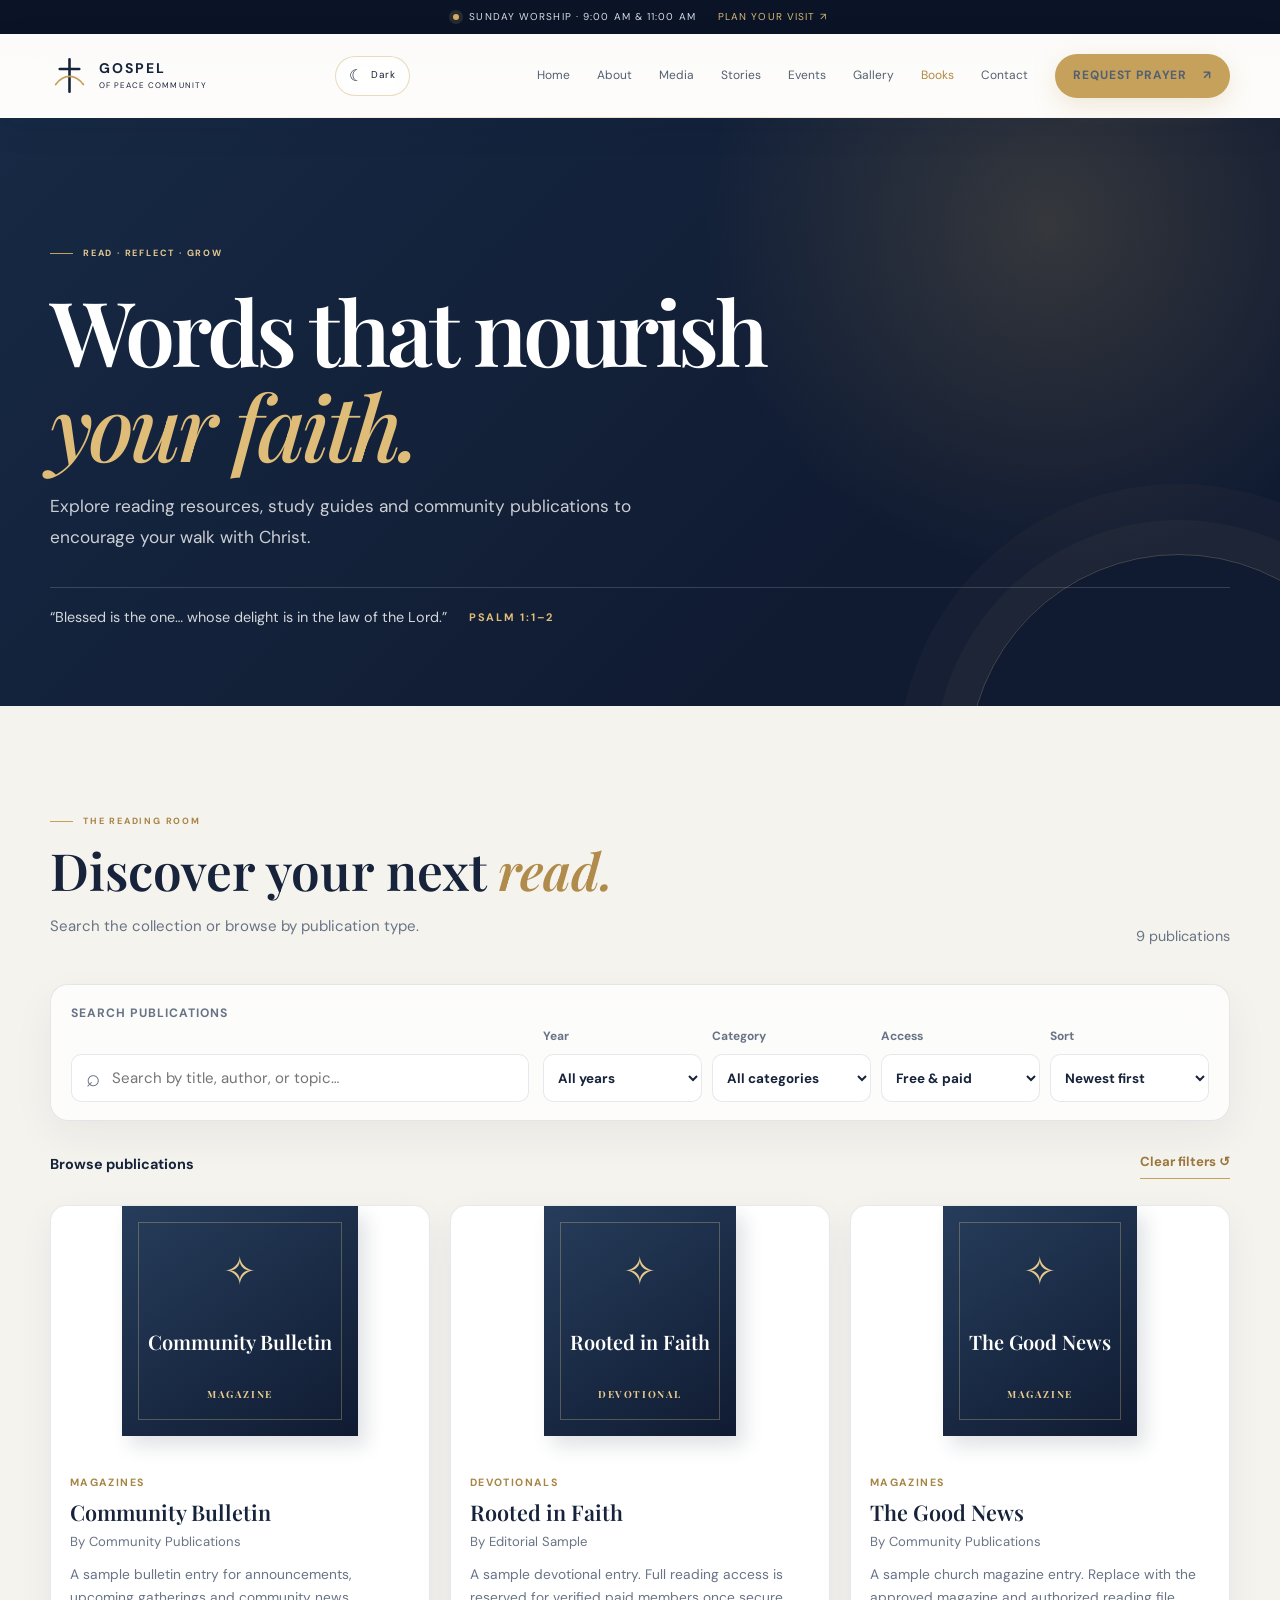
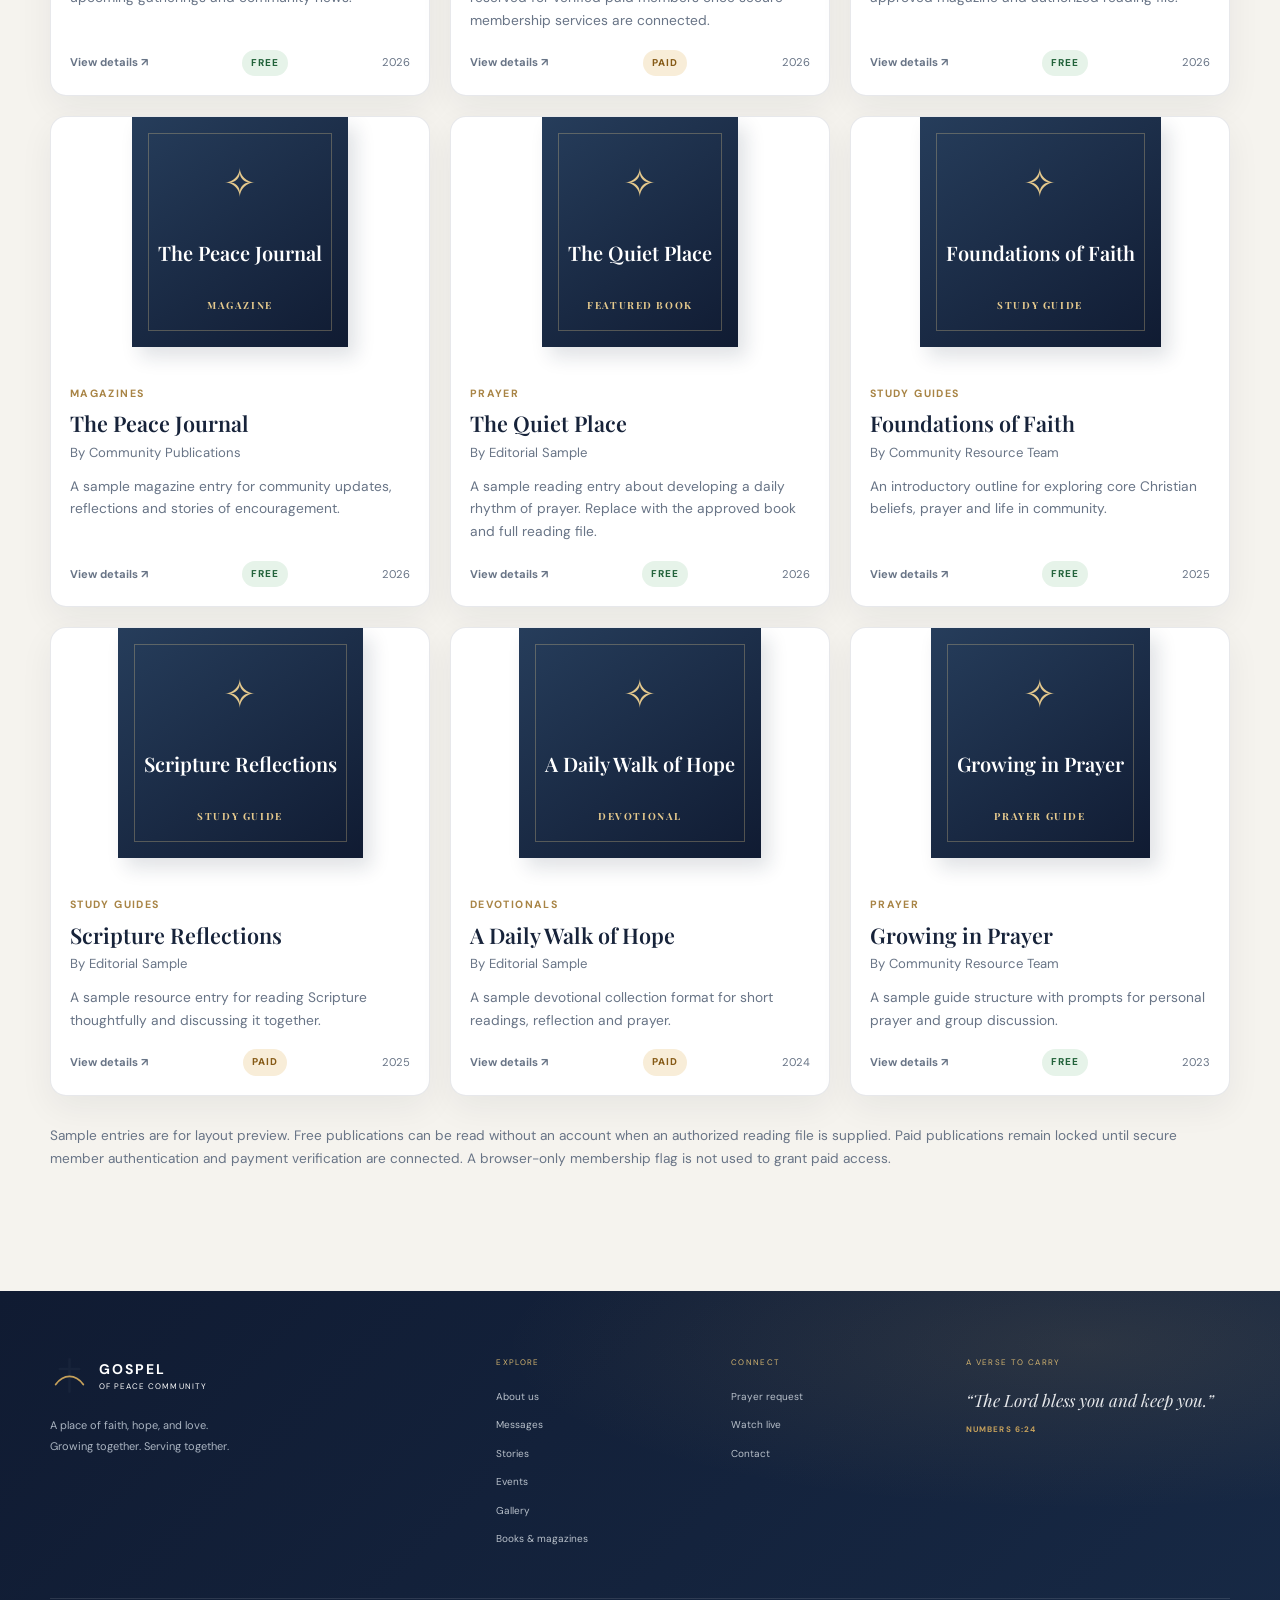
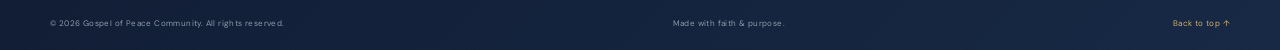
<file: books.html>
<!DOCTYPE html>
<html lang="en" data-theme="light">
<head>
  <meta charset="UTF-8">
  <meta name="viewport" content="width=device-width, initial-scale=1">
  <meta name="theme-color" content="#f5f3ee">
  <meta name="description" content="Explore books, study guides and magazines from Gospel of Peace Community.">
  <title>Books & Magazines | Gospel of Peace Community</title>
  <link rel="preconnect" href="https://fonts.googleapis.com">
  <link rel="preconnect" href="https://fonts.gstatic.com" crossorigin>
  <link href="https://fonts.googleapis.com/css2?family=DM+Sans:wght@400;500;600;700&family=Playfair+Display:wght@500;600;700&display=swap" rel="stylesheet">
  <link rel="stylesheet" href="styles.css">
  <link rel="stylesheet" href="books.css">
</head>
<body class="books-page">
  <a class="skip-link" href="#main-content">Skip to content</a>
  <div class="announcement"><span class="live-dot"></span> Sunday Worship · 9:00 AM & 11:00 AM <a href="index.html#visit">Plan your visit <span aria-hidden="true">↗</span></a></div>
  <header class="site-header" id="top">
    <a class="brand" href="index.html#home" aria-label="Gospel of Peace Community home">
      <span class="brand-mark" aria-hidden="true"><svg viewBox="0 0 48 48"><path d="M24 4v40M12 16h24" stroke="currentColor" stroke-width="3.2" stroke-linecap="round"/><path d="M7 35c5-7 11-10 17-10s12 3 17 10" fill="none" stroke="#c6a15b" stroke-width="2.2" stroke-linecap="round"/></svg></span>
      <span class="brand-copy"><strong>GOSPEL</strong><small>OF PEACE COMMUNITY</small></span>
    </a>
    <div class="header-tools">
      <button class="theme-toggle" id="themeToggle" type="button" aria-label="Switch to dark mode" aria-pressed="false" title="Switch theme"><span class="theme-icon" aria-hidden="true">☾</span><span class="theme-label">Dark</span></button>
      <button class="menu-toggle" id="menuToggle" type="button" aria-label="Open navigation" aria-expanded="false"><span></span><span></span></button>
    </div>
    <nav class="main-nav" id="mainNav" aria-label="Main navigation">
      <a href="index.html#home">Home</a><a href="our-story.html">About</a><a href="media.html">Media</a><a href="testimonies.html">Stories</a><a href="events.html">Events</a><a href="gallery.html">Gallery</a><a class="active" href="books.html" aria-current="page">Books</a><a href="index.html#contact">Contact</a><a class="btn btn-gold nav-cta" href="index.html#prayer">Request Prayer <span>↗</span></a>
    </nav>
  </header>
  <main id="main-content" tabindex="-1">
    <section class="books-hero"><div class="container books-hero-inner">
      <div class="eyebrow light"><span></span> READ · REFLECT · GROW</div>
      <h1>Words that nourish<br><em>your faith.</em></h1>
      <p>Explore reading resources, study guides and community publications to encourage your walk with Christ.</p>
      <div class="books-verse"><span>“Blessed is the one… whose delight is in the law of the Lord.”</span><b>PSALM 1:1–2</b></div>
    </div></section>
    <section class="books-library section-pad" aria-labelledby="booksTitle"><div class="container">
      <div class="books-heading"><div><div class="eyebrow"><span></span> THE READING ROOM</div><h2 id="booksTitle">Discover your next <em>read.</em></h2><p>Search the collection or browse by publication type.</p></div><p class="books-count" id="booksCount" aria-live="polite"></p></div>
      <div class="books-controls" aria-label="Filter publications">
        <label class="books-search-label" for="bookSearch">Search publications</label>
        <div class="books-search"><span aria-hidden="true">⌕</span><input id="bookSearch" type="search" placeholder="Search by title, author, or topic…" autocomplete="off"></div>
        <div class="books-selects">
          <label>Year<select id="bookYear"><option value="all">All years</option></select></label>
          <label>Category<select id="bookCategory"><option value="all">All categories</option></select></label>
          <label>Access<select id="bookAccess"><option value="all">Free & paid</option><option value="free">Free books</option><option value="paid">Paid books</option></select></label>
          <label>Sort<select id="bookSort"><option value="newest">Newest first</option><option value="oldest">Oldest first</option><option value="title">Title A–Z</option></select></label>
        </div>
      </div>
      <div class="books-results"><span id="booksResultsLabel">Browse all publications</span><button type="button" id="clearBooks">Clear filters ↺</button></div>
      <div class="books-grid" id="booksGrid" aria-live="polite"></div>
      <div class="books-empty" id="booksEmpty" hidden><span aria-hidden="true">✧</span><h3>No publications found</h3><p>Try a different search term or category.</p><button class="btn btn-dark" type="button" id="clearEmptyBooks">Clear filters</button></div>
      <p class="books-demo-note">Sample entries are for layout preview. Free publications can be read without an account when an authorized reading file is supplied. Paid publications remain locked until secure member authentication and payment verification are connected. A browser-only membership flag is not used to grant paid access.</p>
    </div></section>
  </main>
  <footer class="site-footer"><div class="container footer-main">
    <div class="footer-brand"><a class="brand brand-light" href="index.html#home"><span class="brand-mark" aria-hidden="true"><svg viewBox="0 0 48 48"><path d="M24 4v40M12 16h24" stroke="currentColor" stroke-width="3.2" stroke-linecap="round"/><path d="M7 35c5-7 11-10 17-10s12 3 17 10" fill="none" stroke="#c6a15b" stroke-width="2.2" stroke-linecap="round"/></svg></span><span class="brand-copy"><strong>GOSPEL</strong><small>OF PEACE COMMUNITY</small></span></a><p>A place of faith, hope, and love.<br>Growing together. Serving together.</p></div>
    <div><small class="footer-heading">EXPLORE</small><a href="index.html#about">About us</a><a href="media.html">Messages</a><a href="testimonies.html">Stories</a><a href="events.html">Events</a><a href="gallery.html">Gallery</a><a href="books.html">Books & magazines</a></div>
    <div><small class="footer-heading">CONNECT</small><a href="index.html#prayer">Prayer request</a><a href="index.html#live">Watch live</a><a href="index.html#contact">Contact</a></div>
    <div><small class="footer-heading">A VERSE TO CARRY</small><p class="footer-verse">“The Lord bless you and keep you.”</p><b class="verse-ref">NUMBERS 6:24</b></div>
  </div><div class="container footer-bottom"><span>© 2026 Gospel of Peace Community. All rights reserved.</span><span>Made with faith & purpose.</span><a href="#top">Back to top ↑</a></div></footer>
  <dialog class="book-dialog" id="bookDialog" aria-labelledby="bookDialogTitle">
    <div class="book-dialog-head"><div><span id="bookDialogCategory"></span><h2 id="bookDialogTitle">Publication details</h2></div><button type="button" class="modal-close" id="closeBookDialog" aria-label="Close publication details">×</button></div>
    <div class="book-dialog-body"><div class="book-dialog-cover" id="bookDialogCover" aria-hidden="true">✧</div><div><p class="book-dialog-author" id="bookDialogAuthor"></p><p id="bookDialogDescription"></p><p class="book-dialog-meta" id="bookDialogMeta"></p><div class="book-dialog-actions"><a class="btn btn-gold" id="bookReadLink" href="#" target="_blank" rel="noopener" hidden>Read PDF ↗</a><a class="btn btn-dark" id="bookDownloadLink" href="#" download hidden>Download PDF ↓</a><div class="book-unavailable" id="bookUnavailable">PDF not yet available <a id="bookMemberLink" href="index.html#member">Member sign in ↗</a></div></div></div></div>
  </dialog>
  <script src="books-data.js"></script><script src="books.js"></script>
  <script src="site-ui.js"></script>
</body>
</html>
</file>
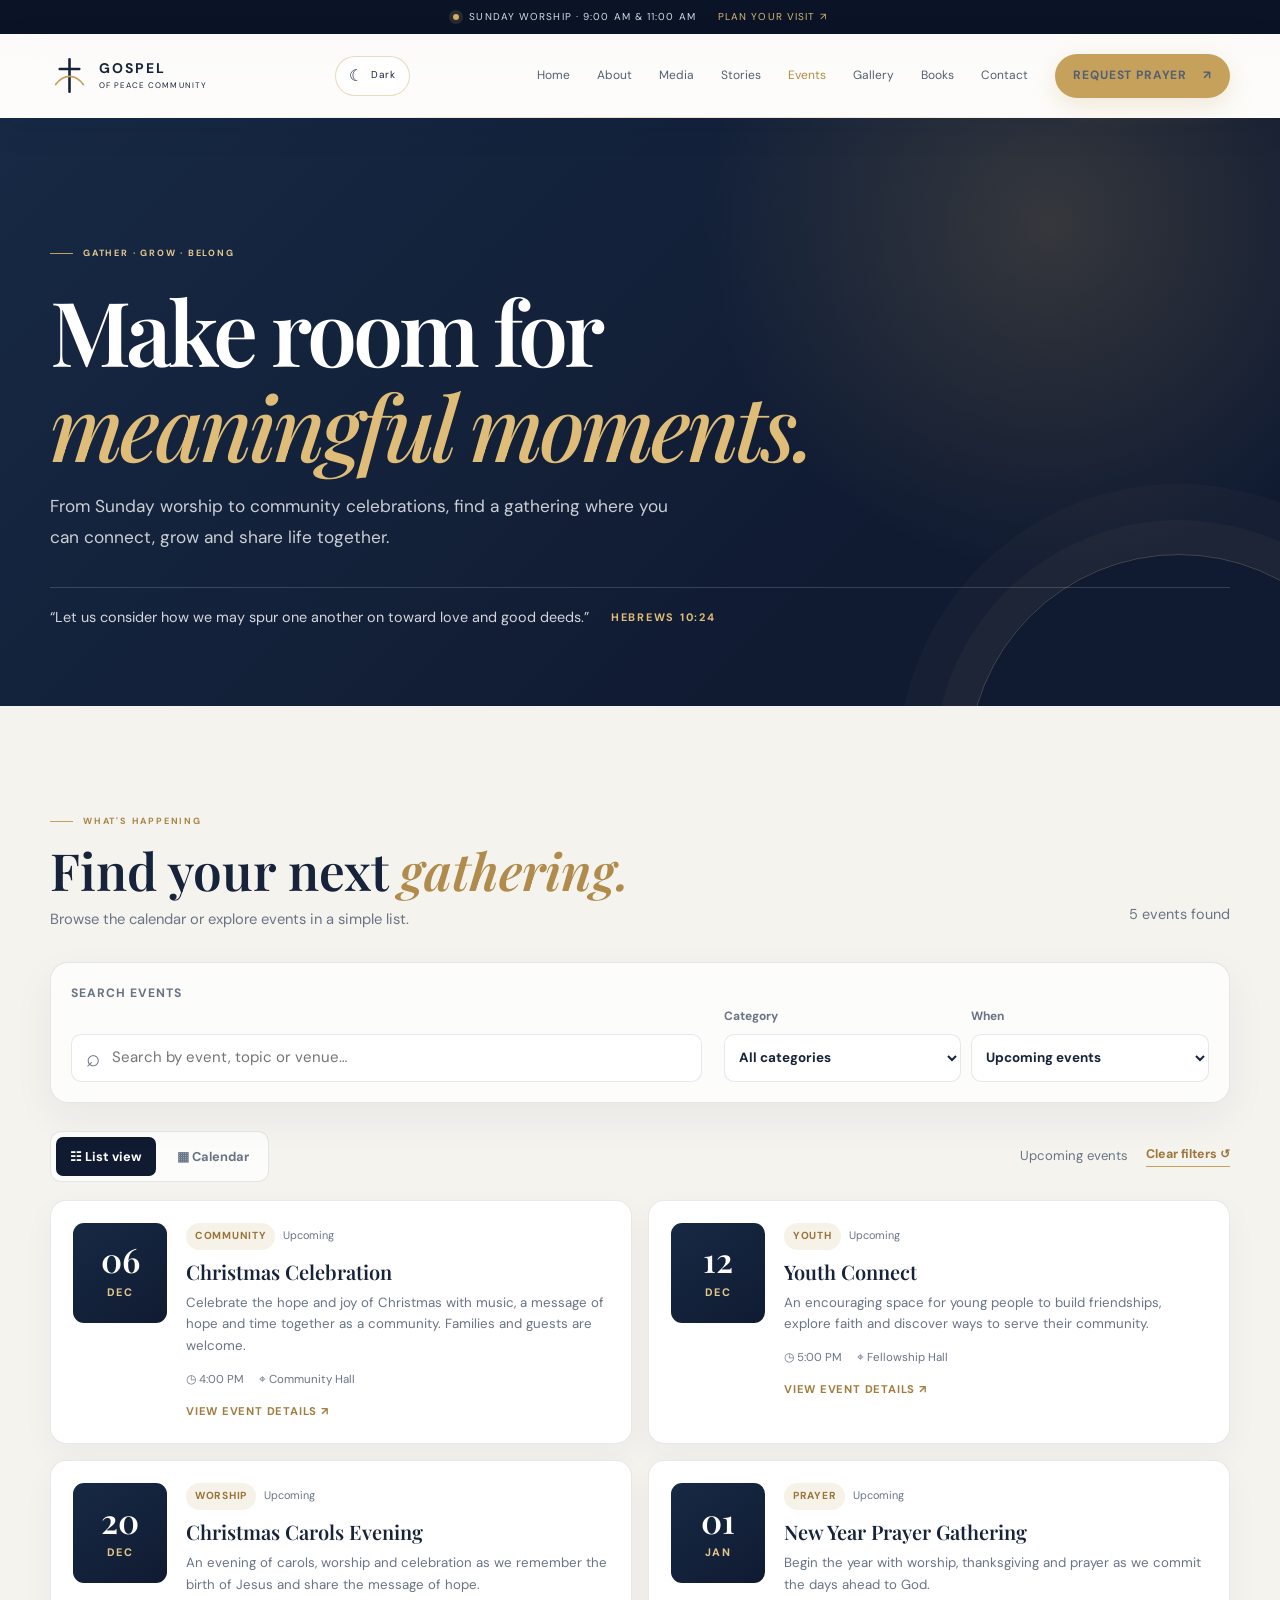
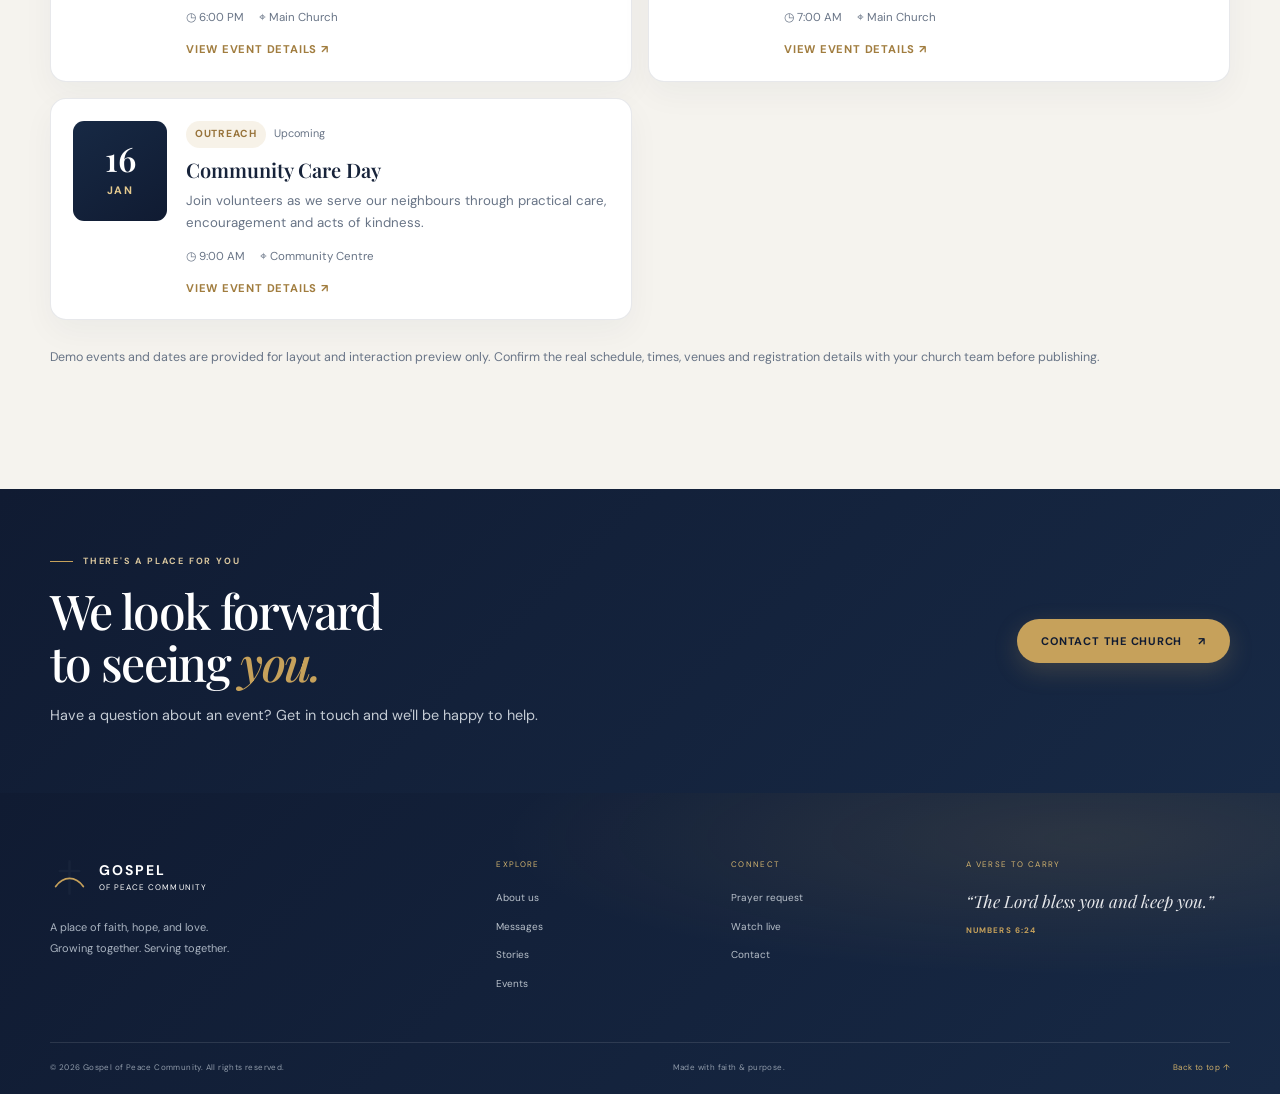
<file: events.html>
<!DOCTYPE html>
<html lang="en" data-theme="light">
<head>
  <meta charset="UTF-8">
  <meta name="viewport" content="width=device-width, initial-scale=1">
  <meta name="theme-color" content="#f5f3ee">
  <meta name="description" content="Explore upcoming gatherings, worship services and community events at Gospel of Peace Community.">
  <title>Events & Calendar | Gospel of Peace Community</title>
  <link rel="preconnect" href="https://fonts.googleapis.com">
  <link rel="preconnect" href="https://fonts.gstatic.com" crossorigin>
  <link href="https://fonts.googleapis.com/css2?family=DM+Sans:wght@400;500;600;700&family=Playfair+Display:wght@500;600;700&display=swap" rel="stylesheet">
  <link rel="stylesheet" href="styles.css">
  <link rel="stylesheet" href="events.css">
</head>
<body class="events-page">
  <a class="skip-link" href="#main-content">Skip to content</a>
  <div class="announcement"><span class="live-dot"></span> Sunday Worship · 9:00 AM & 11:00 AM <a href="index.html#visit">Plan your visit <span aria-hidden="true">↗</span></a></div>
  <header class="site-header" id="top">
    <a class="brand" href="index.html#home" aria-label="Gospel of Peace Community home">
      <span class="brand-mark" aria-hidden="true"><svg viewBox="0 0 48 48"><path d="M24 4v40M12 16h24" stroke="currentColor" stroke-width="3.2" stroke-linecap="round"/><path d="M7 35c5-7 11-10 17-10s12 3 17 10" fill="none" stroke="#c6a15b" stroke-width="2.2" stroke-linecap="round"/></svg></span>
      <span class="brand-copy"><strong>GOSPEL</strong><small>OF PEACE COMMUNITY</small></span>
    </a>
    <div class="header-tools">
      <button class="theme-toggle" id="themeToggle" type="button" aria-label="Switch to dark mode" aria-pressed="false" title="Switch theme"><span class="theme-icon" aria-hidden="true">☾</span><span class="theme-label">Dark</span></button>
      <button class="menu-toggle" id="menuToggle" type="button" aria-label="Open navigation" aria-expanded="false"><span></span><span></span></button>
    </div>
    <nav class="main-nav" id="mainNav" aria-label="Main navigation">
      <a href="index.html#home">Home</a><a href="our-story.html">About</a><a href="media.html">Media</a><a href="testimonies.html">Stories</a><a class="active" href="events.html" aria-current="page">Events</a><a href="gallery.html">Gallery</a><a href="books.html">Books</a><a href="index.html#contact">Contact</a><a class="btn btn-gold nav-cta" href="index.html#prayer">Request Prayer <span>↗</span></a>
    </nav>
  </header>

  <main id="main-content" tabindex="-1">
    <section class="events-hero">
      <div class="container events-hero-inner">
        <div class="eyebrow"><span></span> GATHER · GROW · BELONG</div>
        <h1>Make room for <em>meaningful moments.</em></h1>
        <p>From Sunday worship to community celebrations, find a gathering where you can connect, grow and share life together.</p>
        <div class="events-verse"><span>“Let us consider how we may spur one another on toward love and good deeds.”</span><b>HEBREWS 10:24</b></div>
      </div>
    </section>

    <section class="events-library section-pad" aria-labelledby="events-title">
      <div class="container">
        <div class="events-heading">
          <div><div class="eyebrow"><span></span> WHAT'S HAPPENING</div><h2 id="events-title">Find your next <em>gathering.</em></h2><p>Browse the calendar or explore events in a simple list.</p></div>
          <p class="events-count" id="eventsCount" aria-live="polite">Loading events…</p>
        </div>

        <div class="events-toolbar">
          <label class="events-search-label" for="eventSearch">Search events</label>
          <div class="events-search"><span aria-hidden="true">⌕</span><input id="eventSearch" type="search" placeholder="Search by event, topic or venue…" autocomplete="off"></div>
          <div class="events-filters">
            <label>Category<select id="eventCategory"><option value="all">All categories</option></select></label>
            <label>When<select id="eventStatus"><option value="upcoming">Upcoming events</option><option value="all">All events</option><option value="past">Past events</option></select></label>
          </div>
        </div>

        <div class="events-viewbar">
          <div class="events-view-tabs" role="group" aria-label="Choose event view">
            <button type="button" class="events-view-button active" id="listViewButton" aria-pressed="true">☷ List view</button>
            <button type="button" class="events-view-button" id="calendarViewButton" aria-pressed="false">▦ Calendar</button>
          </div>
          <div class="events-viewbar-right"><span id="eventsRangeLabel">Upcoming events</span><button type="button" class="events-clear" id="clearEventFilters">Clear filters ↺</button></div>
        </div>

        <div class="events-list" id="eventsList" aria-live="polite" aria-busy="true"></div>
        <div class="events-calendar" id="eventsCalendar" hidden>
          <div class="calendar-heading"><button type="button" id="previousMonth" aria-label="Previous month">←</button><h3 id="calendarMonthLabel">Month Year</h3><button type="button" id="nextMonth" aria-label="Next month">→</button></div>
          <div class="calendar-weekdays" aria-hidden="true"><span>Sun</span><span>Mon</span><span>Tue</span><span>Wed</span><span>Thu</span><span>Fri</span><span>Sat</span></div>
          <div class="calendar-grid" id="calendarGrid" aria-label="Events calendar"></div>
          <p class="calendar-hint">Select an event on the calendar to read its details.</p>
        </div>

        <div class="events-empty" id="eventsEmpty" hidden><span aria-hidden="true">✧</span><h3>No events found</h3><p>Try changing your search or filters to see more gatherings.</p><button type="button" class="btn btn-dark" id="clearEmptyEvents">Clear filters</button></div>
        <p class="events-demo-note">Demo events and dates are provided for layout and interaction preview only. Confirm the real schedule, times, venues and registration details with your church team before publishing.</p>
      </div>
    </section>

    <section class="events-invite">
      <div class="container events-invite-inner"><div><div class="eyebrow light"><span></span> THERE'S A PLACE FOR YOU</div><h2>We look forward<br>to seeing <em>you.</em></h2><p>Have a question about an event? Get in touch and we'll be happy to help.</p></div><a class="btn btn-gold" href="index.html#contact">Contact the church <span>↗</span></a></div>
    </section>
  </main>

  <footer class="site-footer">
    <div class="container footer-main">
      <div class="footer-brand"><a class="brand brand-light" href="index.html#home"><span class="brand-mark" aria-hidden="true"><svg viewBox="0 0 48 48"><path d="M24 4v40M12 16h24" stroke="currentColor" stroke-width="3.2" stroke-linecap="round"/><path d="M7 35c5-7 11-10 17-10s12 3 17 10" fill="none" stroke="#c6a15b" stroke-width="2.2" stroke-linecap="round"/></svg></span><span class="brand-copy"><strong>GOSPEL</strong><small>OF PEACE COMMUNITY</small></span></a><p>A place of faith, hope, and love.<br>Growing together. Serving together.</p></div>
      <div><small class="footer-heading">EXPLORE</small><a href="index.html#about">About us</a><a href="media.html">Messages</a><a href="testimonies.html">Stories</a><a href="events.html">Events</a></div>
      <div><small class="footer-heading">CONNECT</small><a href="index.html#prayer">Prayer request</a><a href="index.html#live">Watch live</a><a href="index.html#contact">Contact</a></div>
      <div><small class="footer-heading">A VERSE TO CARRY</small><p class="footer-verse">“The Lord bless you and keep you.”</p><b class="verse-ref">NUMBERS 6:24</b></div>
    </div>
    <div class="container footer-bottom"><span>© 2026 Gospel of Peace Community. All rights reserved.</span><span>Made with faith & purpose.</span><a href="#top">Back to top ↑</a></div>
  </footer>

  <dialog class="event-dialog" id="eventDialog" aria-labelledby="eventDialogTitle">
    <div class="event-dialog-head"><div><span id="eventDialogCategory"></span><h2 id="eventDialogTitle">Event details</h2></div><button type="button" class="modal-close" id="closeEventDialog" aria-label="Close event details">×</button></div>
    <div class="event-dialog-body"><div class="event-detail-meta"><span id="eventDialogDate"></span><span id="eventDialogTime"></span><span id="eventDialogVenue"></span></div><p id="eventDialogDescription"></p><div class="event-dialog-note" id="eventDialogNote"></div></div>
    <div class="event-dialog-footer"><a class="btn btn-gold" href="index.html#contact">Ask about this event <span>↗</span></a></div>
  </dialog>
  <script src="events-data.js"></script>
  <script src="events.js"></script>
  <script src="site-ui.js"></script>
</body>
</html>
</file>
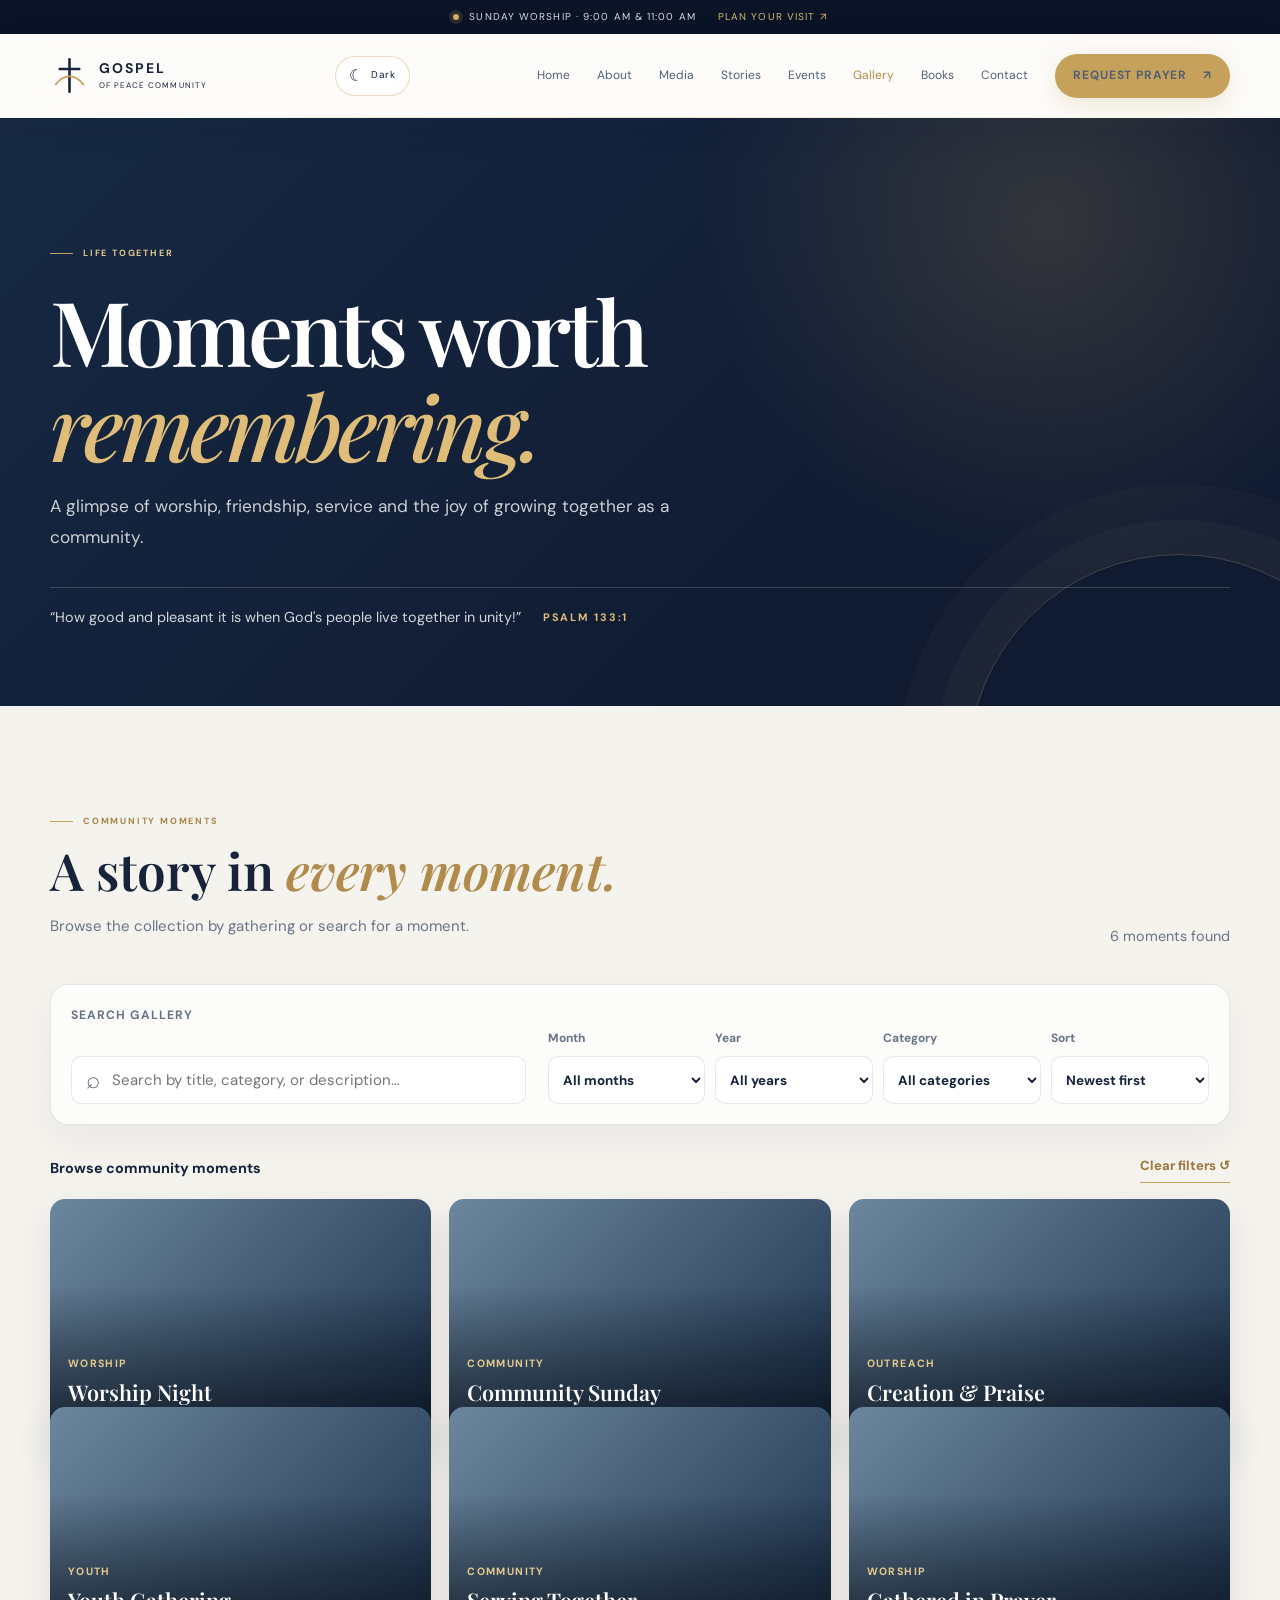
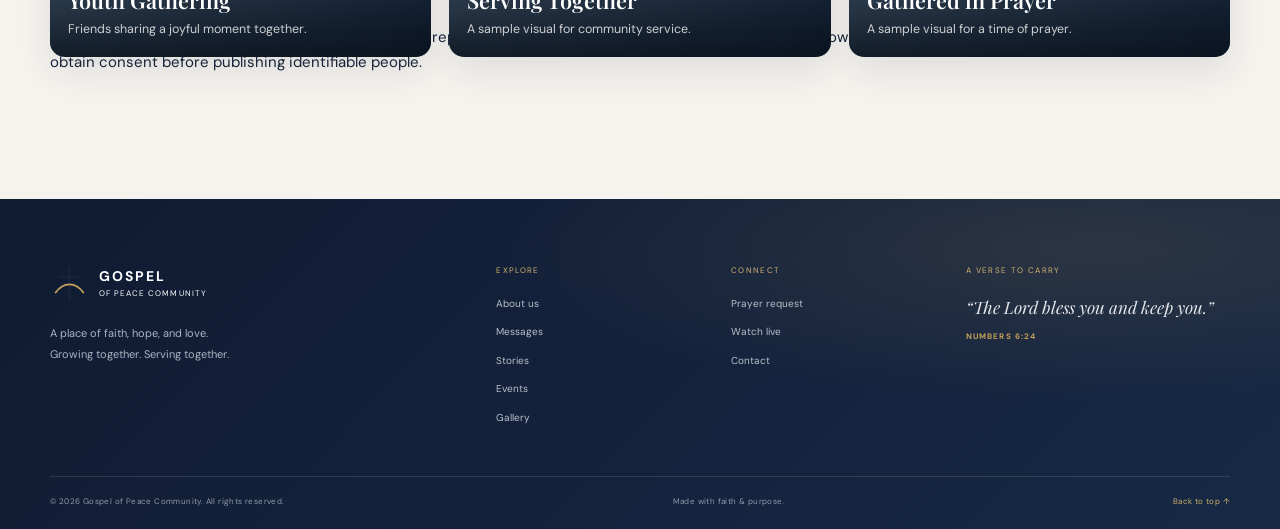
<file: gallery.html>
<!DOCTYPE html>
<html lang="en" data-theme="light">
<head>
  <meta charset="UTF-8">
  <meta name="viewport" content="width=device-width, initial-scale=1">
  <meta name="theme-color" content="#f5f3ee">
  <meta name="description" content="Explore moments of worship, fellowship and community life at Gospel of Peace Community.">
  <title>Community Gallery | Gospel of Peace Community</title>
  <link rel="preconnect" href="https://fonts.googleapis.com">
  <link rel="preconnect" href="https://fonts.gstatic.com" crossorigin>
  <link href="https://fonts.googleapis.com/css2?family=DM+Sans:wght@400;500;600;700&family=Playfair+Display:wght@500;600;700&display=swap" rel="stylesheet">
  <link rel="stylesheet" href="styles.css">
  <link rel="stylesheet" href="gallery.css">
</head>
<body class="gallery-page">
  <a class="skip-link" href="#main-content">Skip to content</a>
  <div class="announcement"><span class="live-dot"></span> Sunday Worship · 9:00 AM & 11:00 AM <a href="index.html#visit">Plan your visit <span aria-hidden="true">↗</span></a></div>
  <header class="site-header" id="top">
    <a class="brand" href="index.html#home" aria-label="Gospel of Peace Community home">
      <span class="brand-mark" aria-hidden="true"><svg viewBox="0 0 48 48"><path d="M24 4v40M12 16h24" stroke="currentColor" stroke-width="3.2" stroke-linecap="round"/><path d="M7 35c5-7 11-10 17-10s12 3 17 10" fill="none" stroke="#c6a15b" stroke-width="2.2" stroke-linecap="round"/></svg></span>
      <span class="brand-copy"><strong>GOSPEL</strong><small>OF PEACE COMMUNITY</small></span>
    </a>
    <div class="header-tools">
      <button class="theme-toggle" id="themeToggle" type="button" aria-label="Switch to dark mode" aria-pressed="false" title="Switch theme"><span class="theme-icon" aria-hidden="true">☾</span><span class="theme-label">Dark</span></button>
      <button class="menu-toggle" id="menuToggle" type="button" aria-label="Open navigation" aria-expanded="false"><span></span><span></span></button>
    </div>
    <nav class="main-nav" id="mainNav" aria-label="Main navigation">
      <a href="index.html#home">Home</a><a href="our-story.html">About</a><a href="media.html">Media</a><a href="testimonies.html">Stories</a><a href="events.html">Events</a><a class="active" href="gallery.html" aria-current="page">Gallery</a><a href="books.html">Books</a><a href="index.html#contact">Contact</a><a class="btn btn-gold nav-cta" href="index.html#prayer">Request Prayer <span>↗</span></a>
    </nav>
  </header>
  <main id="main-content" tabindex="-1">
    <section class="gallery-hero"><div class="container gallery-hero-inner">
      <div class="eyebrow light"><span></span> LIFE TOGETHER</div>
      <h1>Moments worth <em>remembering.</em></h1>
      <p>A glimpse of worship, friendship, service and the joy of growing together as a community.</p>
      <div class="gallery-verse"><span>“How good and pleasant it is when God's people live together in unity!”</span><b>PSALM 133:1</b></div>
    </div></section>
    <section class="gallery-library section-pad" aria-labelledby="galleryTitle"><div class="container">
      <div class="gallery-heading"><div><div class="eyebrow"><span></span> COMMUNITY MOMENTS</div><h2 id="galleryTitle">A story in <em>every moment.</em></h2><p>Browse the collection by gathering or search for a moment.</p></div><p id="galleryCount" class="gallery-count" aria-live="polite"></p></div>
      <div class="gallery-controls" aria-label="Filter gallery">
        <label class="gallery-search-label" for="gallerySearch">Search gallery</label>
        <div class="gallery-search"><span aria-hidden="true">⌕</span><input id="gallerySearch" type="search" placeholder="Search by title, category, or description…" autocomplete="off"></div>
        <div class="gallery-selects">
          <label>Month<select id="galleryMonth"><option value="all">All months</option></select></label>
          <label>Year<select id="galleryYear"><option value="all">All years</option></select></label>
          <label>Category<select id="galleryCategory"><option value="all">All categories</option></select></label>
          <label>Sort<select id="gallerySort"><option value="newest">Newest first</option><option value="oldest">Oldest first</option><option value="title">Title A–Z</option></select></label>
        </div>
      </div>
      <div class="gallery-results"><span id="galleryResultsLabel">Browse all moments</span><button type="button" id="clearGallery">Clear filters ↺</button></div>
      <div class="gallery-grid" id="galleryGrid" aria-live="polite" aria-busy="true"></div>
      <div class="gallery-empty" id="galleryEmpty" hidden><span aria-hidden="true">✧</span><h3>No moments found</h3><p>Try a different month, year, category, or search term.</p><button class="btn btn-dark" type="button" id="clearGalleryEmpty">Clear filters</button></div>
      <p class="gallery-demo-note">Sample imagery is used for this preview and does not represent verified church events. Replace with church-owned photographs, confirm captions and dates, and obtain consent before publishing identifiable people.</p>
    </div></section>
  </main>
  <footer class="site-footer"><div class="container footer-main">
    <div class="footer-brand"><a class="brand brand-light" href="index.html#home"><span class="brand-mark" aria-hidden="true"><svg viewBox="0 0 48 48"><path d="M24 4v40M12 16h24" stroke="currentColor" stroke-width="3.2" stroke-linecap="round"/><path d="M7 35c5-7 11-10 17-10s12 3 17 10" fill="none" stroke="#c6a15b" stroke-width="2.2" stroke-linecap="round"/></svg></span><span class="brand-copy"><strong>GOSPEL</strong><small>OF PEACE COMMUNITY</small></span></a><p>A place of faith, hope, and love.<br>Growing together. Serving together.</p></div>
    <div><small class="footer-heading">EXPLORE</small><a href="index.html#about">About us</a><a href="media.html">Messages</a><a href="testimonies.html">Stories</a><a href="events.html">Events</a><a href="gallery.html">Gallery</a></div>
    <div><small class="footer-heading">CONNECT</small><a href="index.html#prayer">Prayer request</a><a href="index.html#live">Watch live</a><a href="index.html#contact">Contact</a></div>
    <div><small class="footer-heading">A VERSE TO CARRY</small><p class="footer-verse">“The Lord bless you and keep you.”</p><b class="verse-ref">NUMBERS 6:24</b></div>
  </div><div class="container footer-bottom"><span>© 2026 Gospel of Peace Community. All rights reserved.</span><span>Made with faith & purpose.</span><a href="#top">Back to top ↑</a></div></footer>
  <dialog class="gallery-dialog" id="galleryDialog" aria-labelledby="galleryDialogTitle"><div class="gallery-dialog-head"><div><span id="galleryDialogCategory"></span><h2 id="galleryDialogTitle">Gallery moment</h2></div><button type="button" class="modal-close" id="closeGalleryDialog" aria-label="Close image">×</button></div><img id="galleryDialogImage" alt=""><p id="galleryDialogCaption"></p></dialog>
  <script src="gallery-data.js"></script><script src="gallery.js"></script>
  <script src="site-ui.js"></script>
</body>
</html>
</file>
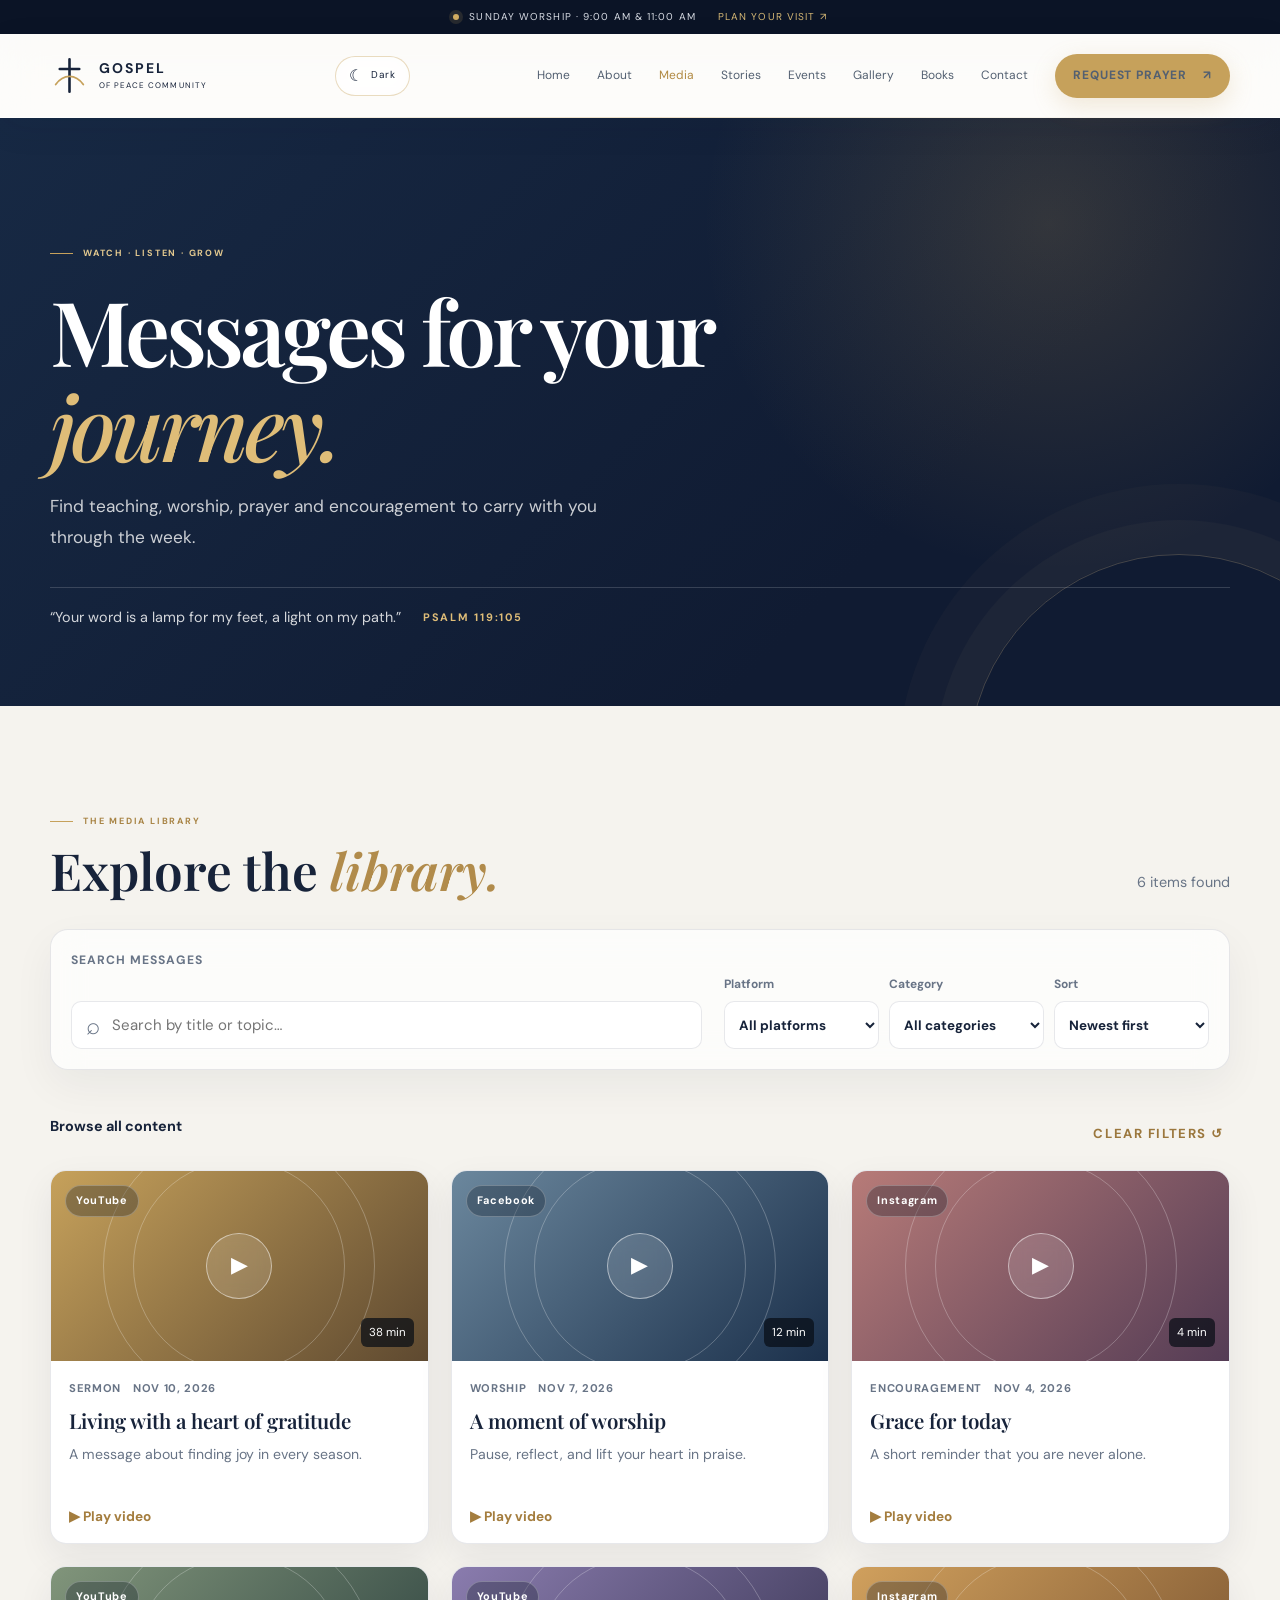
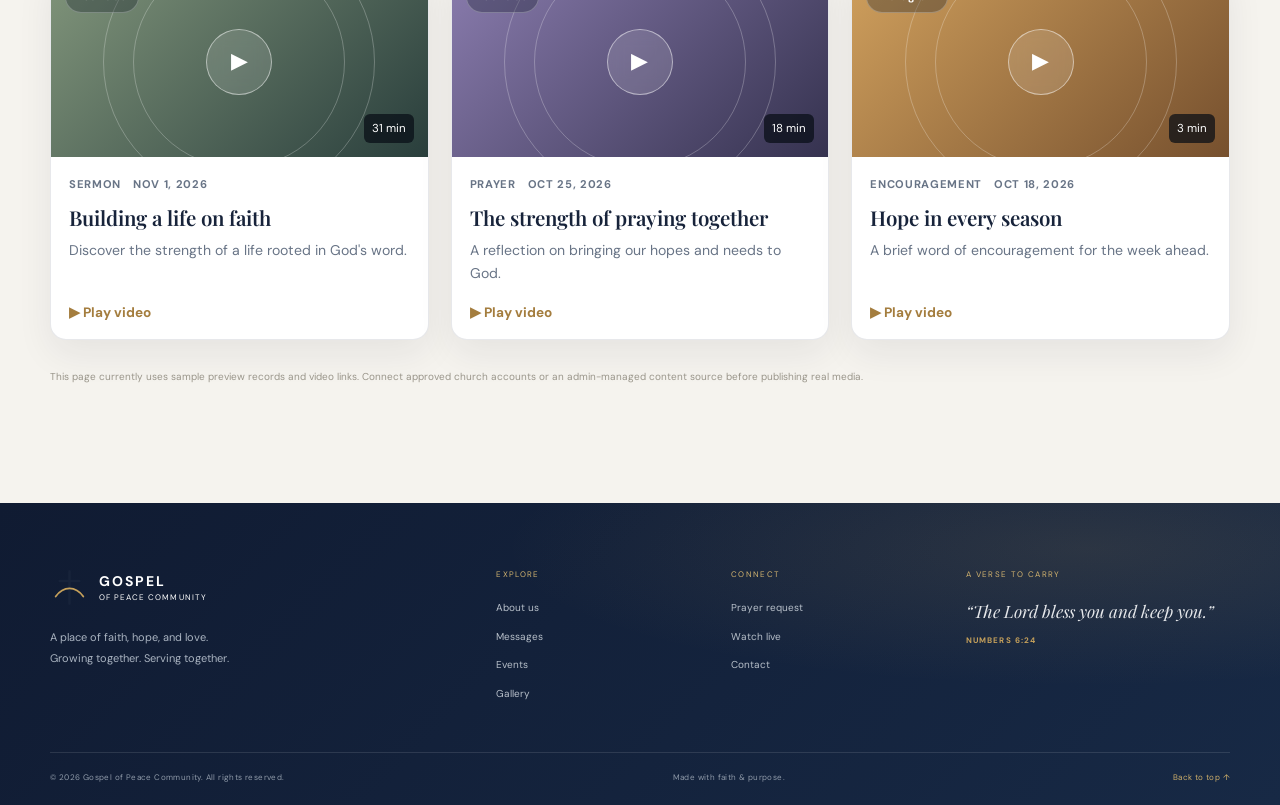
<file: media.html>
<!DOCTYPE html>
<html lang="en" data-theme="light">
<head>
  <meta charset="UTF-8">
  <meta name="viewport" content="width=device-width, initial-scale=1">
  <meta name="theme-color" content="#f5f3ee">
  <meta name="description" content="Watch messages, worship, prayer and encouragement from Gospel of Peace Community.">
  <title>Messages & Media | Gospel of Peace Community</title>
  <link rel="preconnect" href="https://fonts.googleapis.com">
  <link rel="preconnect" href="https://fonts.gstatic.com" crossorigin>
  <link href="https://fonts.googleapis.com/css2?family=DM+Sans:wght@400;500;600;700&family=Playfair+Display:wght@500;600;700&display=swap" rel="stylesheet">
  <link rel="stylesheet" href="styles.css">
  <link rel="stylesheet" href="media.css">
</head>
<body class="media-page">
  <a class="skip-link" href="#main-content">Skip to content</a>
  <div class="announcement"><span class="live-dot"></span> Sunday Worship · 9:00 AM & 11:00 AM <a href="index.html#visit">Plan your visit <span aria-hidden="true">↗</span></a></div>
  <header class="site-header" id="top">
    <a class="brand" href="index.html#home" aria-label="Gospel of Peace Community home">
      <span class="brand-mark" aria-hidden="true"><svg viewBox="0 0 48 48"><path d="M24 4v40M12 16h24" stroke="currentColor" stroke-width="3.2" stroke-linecap="round"/><path d="M7 35c5-7 11-10 17-10s12 3 17 10" fill="none" stroke="#c6a15b" stroke-width="2.2" stroke-linecap="round"/></svg></span>
      <span class="brand-copy"><strong>GOSPEL</strong><small>OF PEACE COMMUNITY</small></span>
    </a>
    <div class="header-tools">
      <button class="theme-toggle" id="themeToggle" type="button" aria-label="Switch to dark mode" aria-pressed="false" title="Switch theme"><span class="theme-icon" aria-hidden="true">☾</span><span class="theme-label">Dark</span></button>
      <button class="menu-toggle" id="menuToggle" type="button" aria-label="Open navigation" aria-expanded="false"><span></span><span></span></button>
    </div>
    <nav class="main-nav" id="mainNav" aria-label="Main navigation">
      <a href="index.html#home">Home</a><a href="our-story.html">About</a><a class="active" href="media.html" aria-current="page">Media</a><a href="testimonies.html">Stories</a><a href="events.html">Events</a><a href="gallery.html">Gallery</a><a href="books.html">Books</a><a href="index.html#contact">Contact</a><a class="btn btn-gold nav-cta" href="index.html#prayer">Request Prayer <span>↗</span></a>
    </nav>
  </header>

  <main id="main-content" tabindex="-1">
    <section class="media-hero">
      <div class="container media-hero-inner">
        <div class="eyebrow"><span></span> WATCH · LISTEN · GROW</div>
        <h1>Messages for your <em>journey.</em></h1>
        <p>Find teaching, worship, prayer and encouragement to carry with you through the week.</p>
        <div class="media-verse"><span>“Your word is a lamp for my feet, a light on my path.”</span><b>PSALM 119:105</b></div>
      </div>
    </section>

    <section class="media-library section-pad" aria-labelledby="library-title">
      <div class="container">
        <div class="media-library-heading">
          <div><div class="eyebrow"><span></span> THE MEDIA LIBRARY</div><h2 id="library-title">Explore the <em>library.</em></h2></div>
          <p id="mediaCount" class="media-count" aria-live="polite">Loading media…</p>
        </div>

        <div class="media-controls">
          <label class="media-search-label" for="mediaSearch">Search messages</label>
          <div class="media-search-wrap"><span aria-hidden="true">⌕</span><input id="mediaSearch" type="search" placeholder="Search by title or topic…" autocomplete="off"></div>
          <div class="media-selects">
            <label>Platform
              <select id="platformFilter"><option value="all">All platforms</option><option>YouTube</option><option>Facebook</option><option>Instagram</option></select>
            </label>
            <label>Category
              <select id="categoryFilter"><option value="all">All categories</option><option>Sermon</option><option>Worship</option><option>Prayer</option><option>Encouragement</option></select>
            </label>
            <label>Sort
              <select id="sortOrder"><option value="newest">Newest first</option><option value="oldest">Oldest first</option><option value="title">Title A–Z</option></select>
            </label>
          </div>
        </div>

        <div class="media-results-top"><span>Browse all content</span><button id="clearFilters" class="text-link" type="button">Clear filters ↺</button></div>
        <div class="media-library-grid" id="mediaGrid" aria-live="polite" aria-busy="true"></div>
        <div class="media-empty" id="mediaEmpty" hidden><span aria-hidden="true">⌕</span><h3>No messages found</h3><p>Try another search or clear one of the filters.</p><button class="btn btn-dark" id="emptyClear" type="button">Clear filters</button></div>
        <p class="demo-note media-demo-note">This page currently uses sample preview records and video links. Connect approved church accounts or an admin-managed content source before publishing real media.</p>
      </div>
    </section>
  </main>

  <footer class="site-footer">
    <div class="container footer-main">
      <div class="footer-brand"><a class="brand brand-light" href="index.html#home"><span class="brand-mark" aria-hidden="true"><svg viewBox="0 0 48 48"><path d="M24 4v40M12 16h24" stroke="currentColor" stroke-width="3.2" stroke-linecap="round"/><path d="M7 35c5-7 11-10 17-10s12 3 17 10" fill="none" stroke="#c6a15b" stroke-width="2.2" stroke-linecap="round"/></svg></span><span class="brand-copy"><strong>GOSPEL</strong><small>OF PEACE COMMUNITY</small></span></a><p>A place of faith, hope, and love.<br>Growing together. Serving together.</p></div>
      <div><small class="footer-heading">EXPLORE</small><a href="index.html#about">About us</a><a href="media.html">Messages</a><a href="index.html#events">Events</a><a href="index.html#gallery">Gallery</a></div>
      <div><small class="footer-heading">CONNECT</small><a href="index.html#prayer">Prayer request</a><a href="index.html#live">Watch live</a><a href="index.html#contact">Contact</a></div>
      <div><small class="footer-heading">A VERSE TO CARRY</small><p class="footer-verse">“The Lord bless you and keep you.”</p><b class="verse-ref">NUMBERS 6:24</b></div>
    </div>
    <div class="container footer-bottom"><span>© 2026 Gospel of Peace Community. All rights reserved.</span><span>Made with faith & purpose.</span><a href="#top">Back to top ↑</a></div>
  </footer>

  <dialog class="media-dialog" id="videoDialog" aria-labelledby="videoDialogTitle">
    <div class="media-dialog-head"><h2 id="videoDialogTitle">Now playing</h2><button type="button" id="closeVideo" class="modal-close" aria-label="Close video">×</button></div>
    <div class="media-dialog-frame" id="videoFrame"></div>
  </dialog>
  <script src="media-data.js"></script>
  <script src="media.js"></script>
  <script src="site-ui.js"></script>
</body>
</html>
</file>
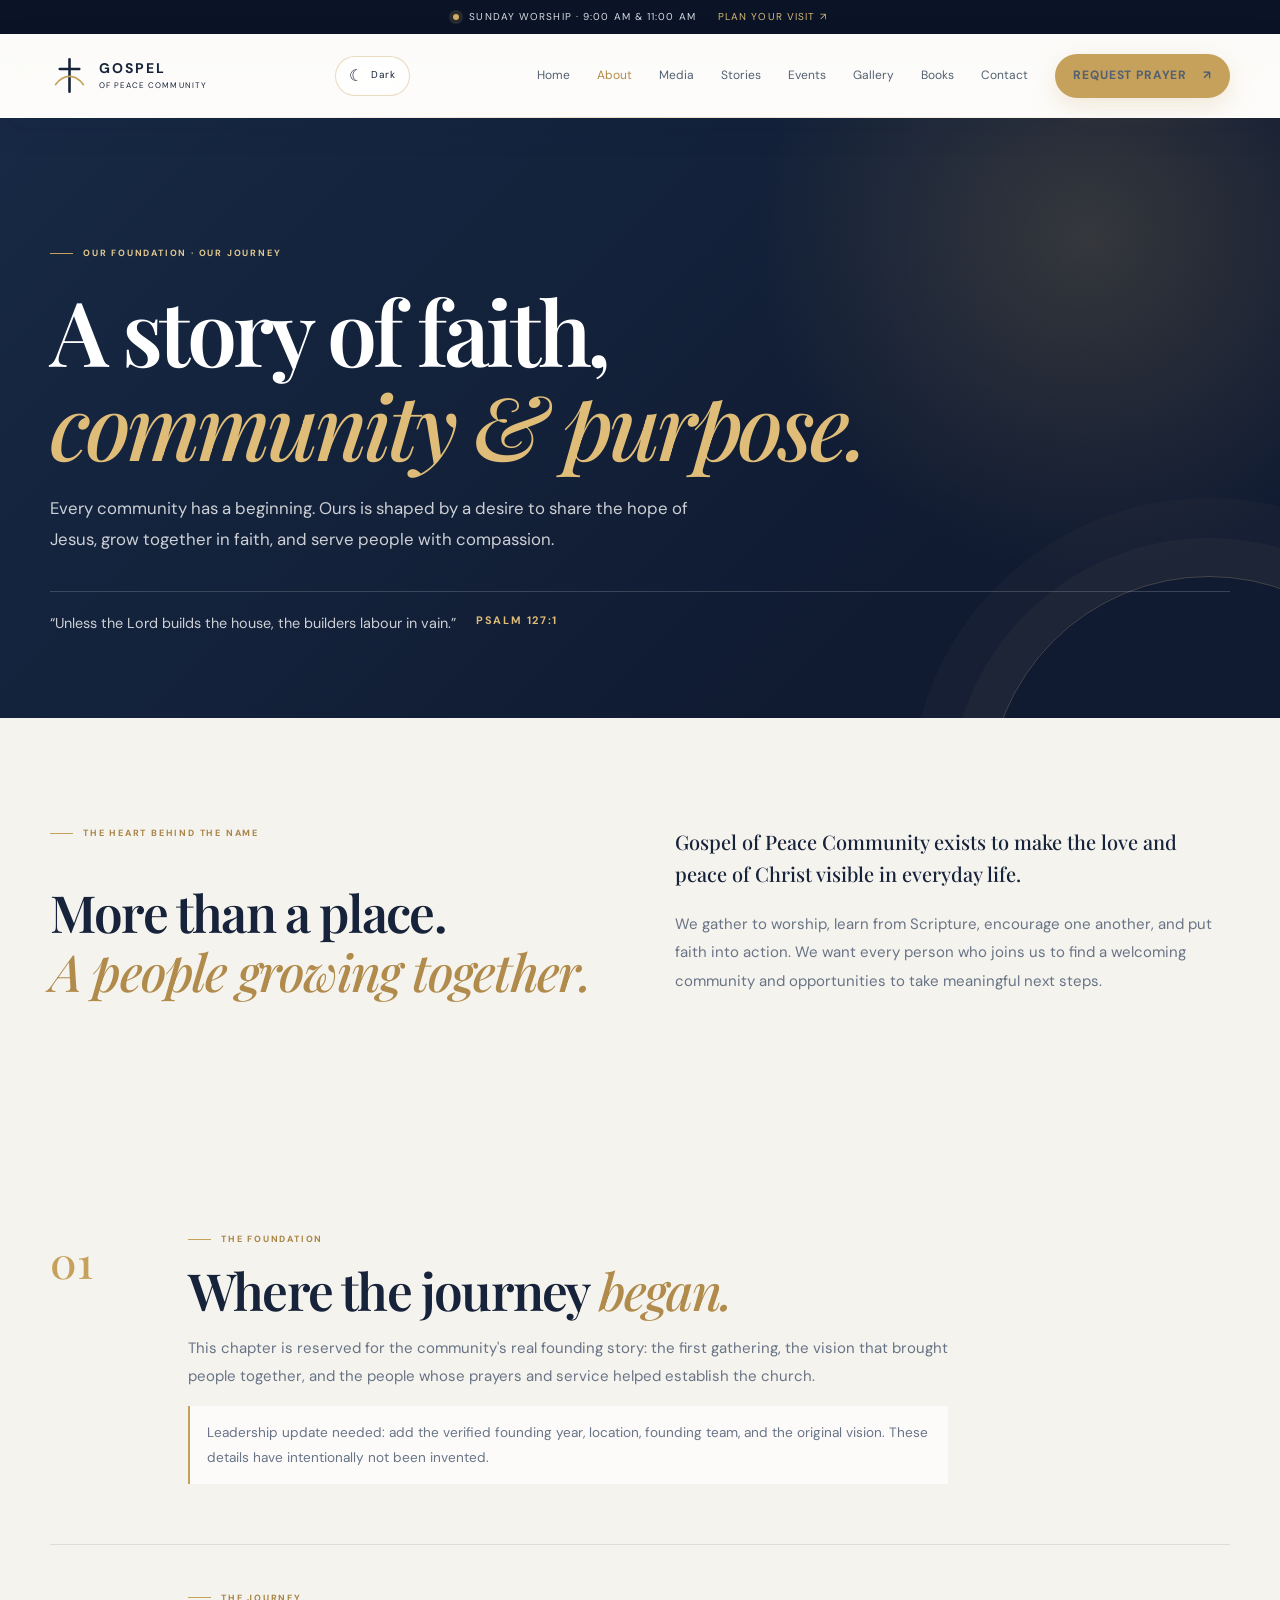
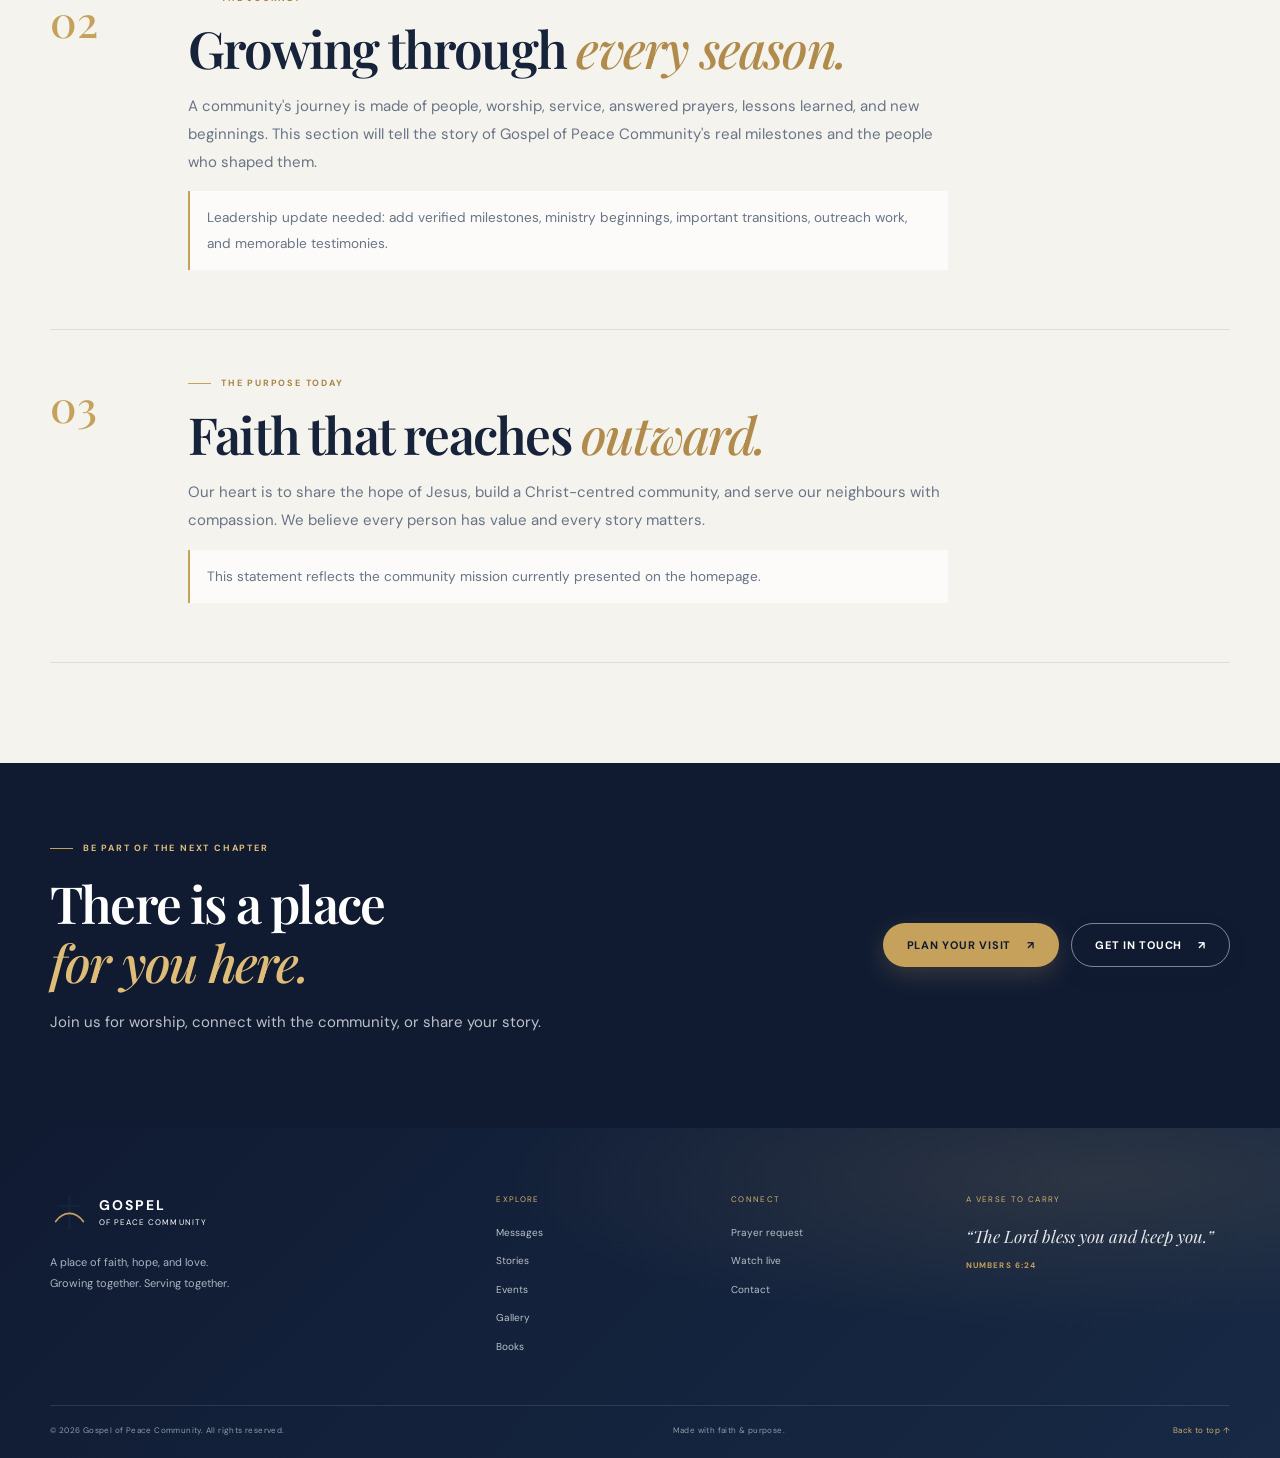
<file: our-story.html>
<!DOCTYPE html>
<html lang="en" data-theme="light">
<head>
<meta charset="UTF-8"><meta name="viewport" content="width=device-width, initial-scale=1">
<meta name="theme-color" content="#f5f3ee"><meta name="description" content="Discover the heart, foundation and journey of Gospel of Peace Community.">
<title>Our Story | Gospel of Peace Community</title>
<link rel="preconnect" href="https://fonts.googleapis.com"><link rel="preconnect" href="https://fonts.gstatic.com" crossorigin>
<link href="https://fonts.googleapis.com/css2?family=DM+Sans:wght@400;500;600;700&family=Playfair+Display:wght@500;600;700&display=swap" rel="stylesheet">
<link rel="stylesheet" href="styles.css"><link rel="stylesheet" href="our-story.css">
</head>
<body class="our-story-page">
<a class="skip-link" href="#main-content">Skip to content</a>
<div class="announcement"><span class="live-dot"></span> Sunday Worship · 9:00 AM & 11:00 AM <a href="index.html#visit">Plan your visit <span aria-hidden="true">↗</span></a></div>
<header class="site-header" id="top">
<a class="brand" href="index.html#home" aria-label="Gospel of Peace Community home"><span class="brand-mark" aria-hidden="true"><svg viewBox="0 0 48 48"><path d="M24 4v40M12 16h24" stroke="currentColor" stroke-width="3.2" stroke-linecap="round"/><path d="M7 35c5-7 11-10 17-10s12 3 17 10" fill="none" stroke="#c6a15b" stroke-width="2.2" stroke-linecap="round"/></svg></span><span class="brand-copy"><strong>GOSPEL</strong><small>OF PEACE COMMUNITY</small></span></a>
<div class="header-tools"><button class="theme-toggle" id="themeToggle" type="button" aria-label="Switch to dark mode" aria-pressed="false" title="Switch theme"><span class="theme-icon" aria-hidden="true">☾</span><span class="theme-label">Dark</span></button><button class="menu-toggle" id="menuToggle" type="button" aria-label="Open navigation" aria-expanded="false"><span></span><span></span></button></div>
<nav class="main-nav" id="mainNav" aria-label="Main navigation"><a href="index.html#home">Home</a><a class="active" href="our-story.html" aria-current="page">About</a><a href="media.html">Media</a><a href="testimonies.html">Stories</a><a href="events.html">Events</a><a href="gallery.html">Gallery</a><a href="books.html">Books</a><a href="index.html#contact">Contact</a><a class="btn btn-gold nav-cta" href="index.html#prayer">Request Prayer <span>↗</span></a></nav>
</header>
<main id="main-content" tabindex="-1">
<section class="story-hero"><div class="container story-hero-inner"><div class="eyebrow light"><span></span> OUR FOUNDATION · OUR JOURNEY</div><h1>A story of faith,<br><em>community & purpose.</em></h1><p>Every community has a beginning. Ours is shaped by a desire to share the hope of Jesus, grow together in faith, and serve people with compassion.</p><div class="story-hero-verse">“Unless the Lord builds the house, the builders labour in vain.” <b>PSALM 127:1</b></div></div></section>
<section class="story-intro section-pad"><div class="container story-intro-grid"><div><div class="eyebrow"><span></span> THE HEART BEHIND THE NAME</div><h2>More than a place.<br><em>A people growing together.</em></h2></div><div><p class="story-lead">Gospel of Peace Community exists to make the love and peace of Christ visible in everyday life.</p><p>We gather to worship, learn from Scripture, encourage one another, and put faith into action. We want every person who joins us to find a welcoming community and opportunities to take meaningful next steps.</p></div></div></section>
<section class="story-chapters"><div class="container"><article class="story-chapter"><div class="story-chapter-number">01</div><div><div class="eyebrow"><span></span> THE FOUNDATION</div><h2>Where the journey <em>began.</em></h2><p>This chapter is reserved for the community's real founding story: the first gathering, the vision that brought people together, and the people whose prayers and service helped establish the church.</p><p class="story-editor-note">Leadership update needed: add the verified founding year, location, founding team, and the original vision. These details have intentionally not been invented.</p></div></article><article class="story-chapter"><div class="story-chapter-number">02</div><div><div class="eyebrow"><span></span> THE JOURNEY</div><h2>Growing through <em>every season.</em></h2><p>A community's journey is made of people, worship, service, answered prayers, lessons learned, and new beginnings. This section will tell the story of Gospel of Peace Community's real milestones and the people who shaped them.</p><p class="story-editor-note">Leadership update needed: add verified milestones, ministry beginnings, important transitions, outreach work, and memorable testimonies.</p></div></article><article class="story-chapter"><div class="story-chapter-number">03</div><div><div class="eyebrow"><span></span> THE PURPOSE TODAY</div><h2>Faith that reaches <em>outward.</em></h2><p>Our heart is to share the hope of Jesus, build a Christ-centred community, and serve our neighbours with compassion. We believe every person has value and every story matters.</p><p class="story-editor-note">This statement reflects the community mission currently presented on the homepage.</p></div></article></div></section>
<section class="story-cta"><div class="container story-cta-inner"><div><div class="eyebrow light"><span></span> BE PART OF THE NEXT CHAPTER</div><h2>There is a place<br><em>for you here.</em></h2><p>Join us for worship, connect with the community, or share your story.</p></div><div class="story-cta-actions"><a class="btn btn-gold" href="index.html#visit">Plan your visit <span>↗</span></a><a class="btn btn-outline-light" href="index.html#contact">Get in touch <span>↗</span></a></div></div></section>
</main>
<footer class="site-footer"><div class="container footer-main"><div class="footer-brand"><a class="brand brand-light" href="index.html#home"><span class="brand-mark" aria-hidden="true"><svg viewBox="0 0 48 48"><path d="M24 4v40M12 16h24" stroke="currentColor" stroke-width="3.2" stroke-linecap="round"/><path d="M7 35c5-7 11-10 17-10s12 3 17 10" fill="none" stroke="#c6a15b" stroke-width="2.2" stroke-linecap="round"/></svg></span><span class="brand-copy"><strong>GOSPEL</strong><small>OF PEACE COMMUNITY</small></span></a><p>A place of faith, hope, and love.<br>Growing together. Serving together.</p></div><div><small class="footer-heading">EXPLORE</small><a href="media.html">Messages</a><a href="testimonies.html">Stories</a><a href="events.html">Events</a><a href="gallery.html">Gallery</a><a href="books.html">Books</a></div><div><small class="footer-heading">CONNECT</small><a href="index.html#prayer">Prayer request</a><a href="index.html#live">Watch live</a><a href="index.html#contact">Contact</a></div><div><small class="footer-heading">A VERSE TO CARRY</small><p class="footer-verse">“The Lord bless you and keep you.”</p><b class="verse-ref">NUMBERS 6:24</b></div></div><div class="container footer-bottom"><span>© 2026 Gospel of Peace Community. All rights reserved.</span><span>Made with faith & purpose.</span><a href="#top">Back to top ↑</a></div></footer>
<script src="app.js"></script>
  <script src="site-ui.js"></script>
</body></html>
</file>
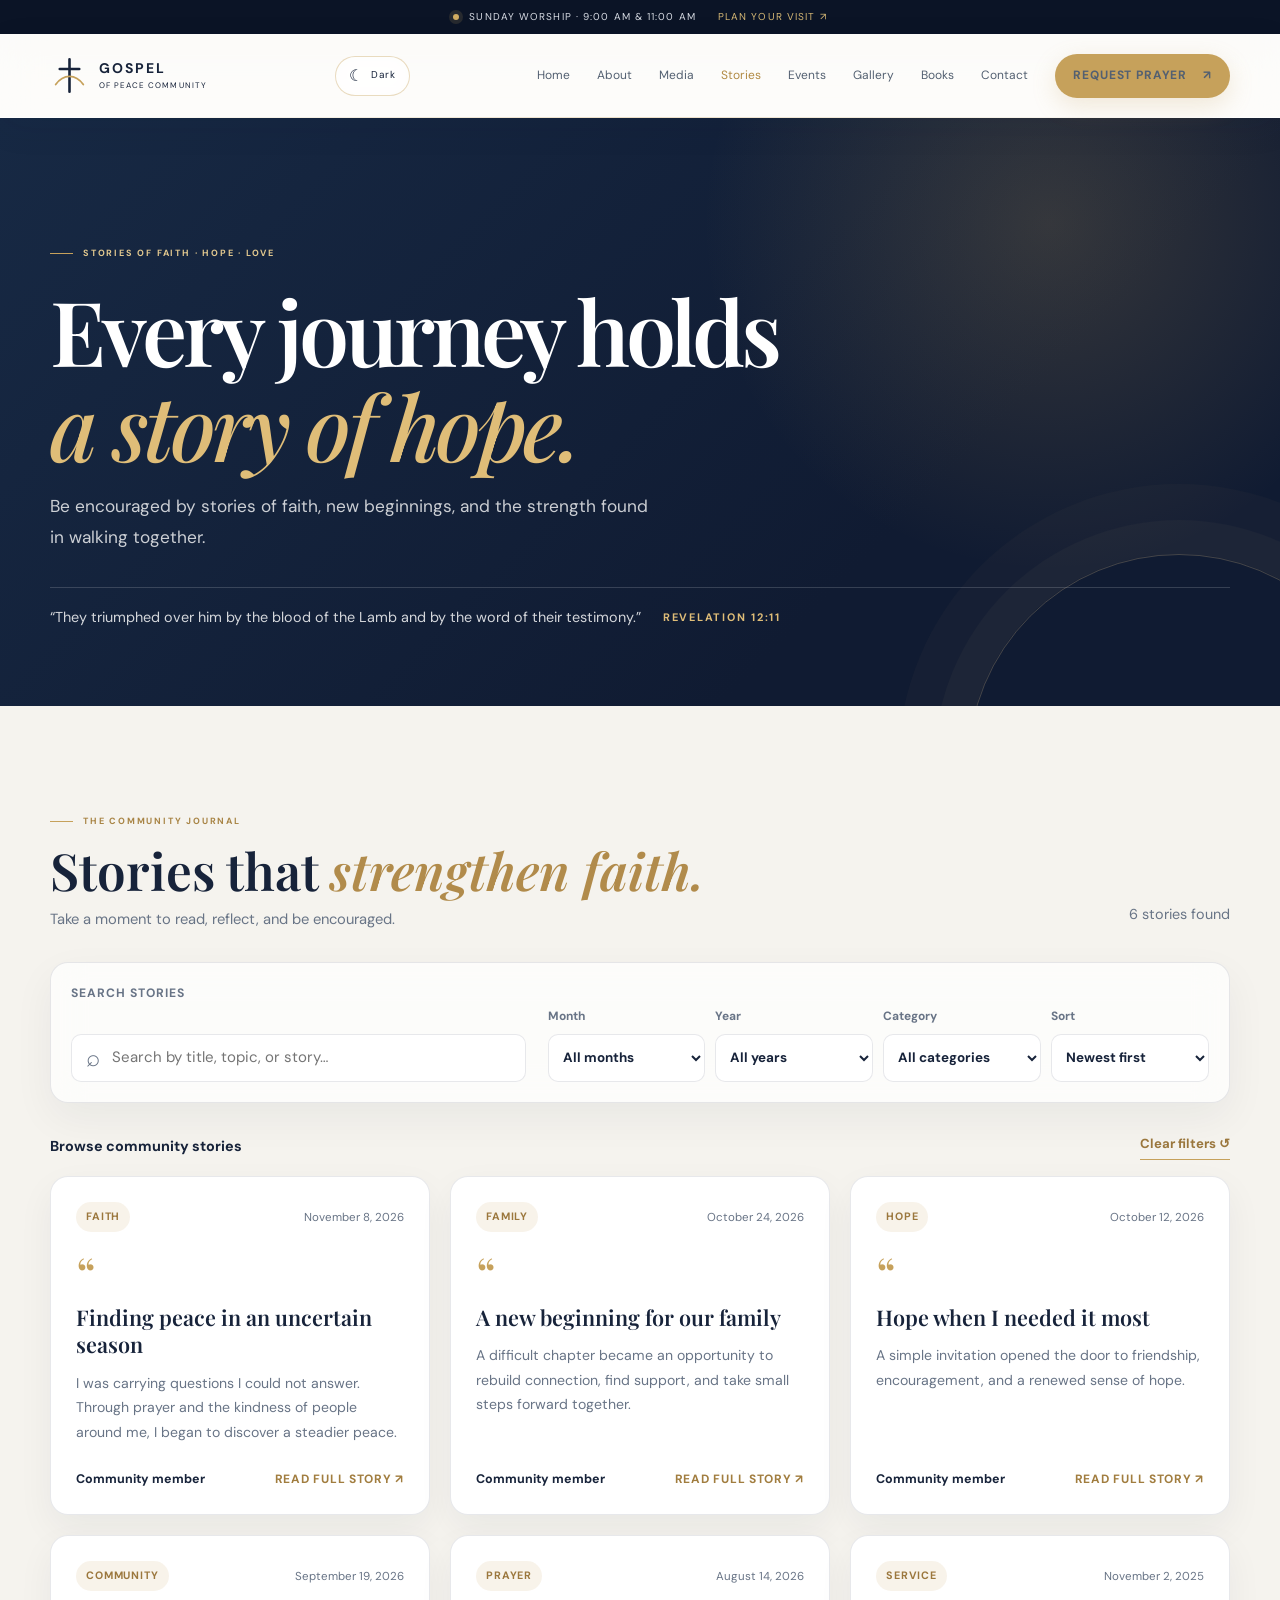
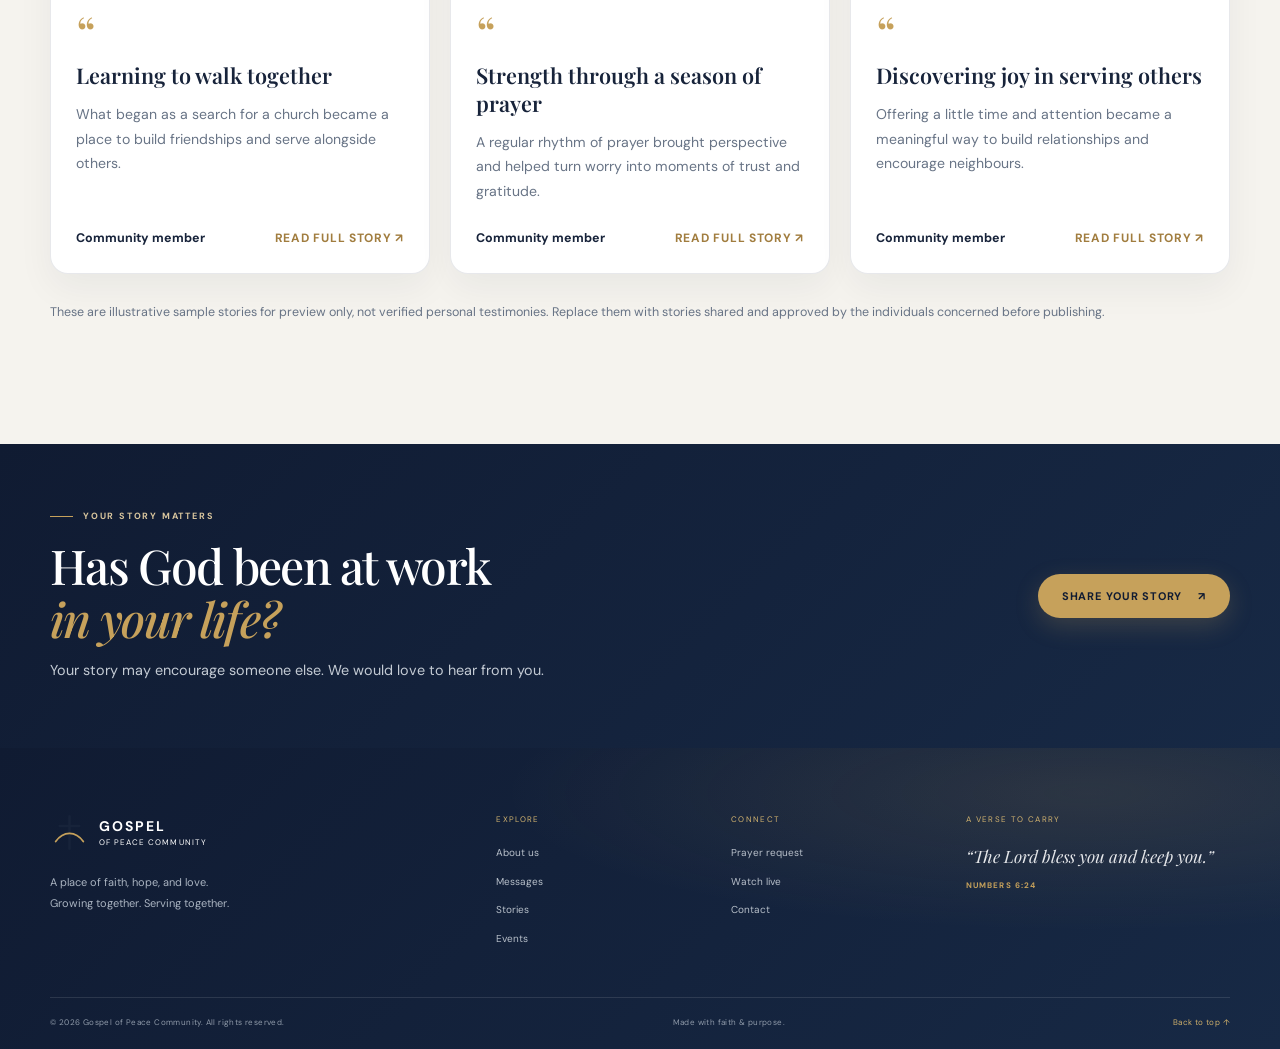
<file: testimonies.html>
<!DOCTYPE html>
<html lang="en" data-theme="light">
<head>
  <meta charset="UTF-8">
  <meta name="viewport" content="width=device-width, initial-scale=1">
  <meta name="theme-color" content="#f5f3ee">
  <meta name="description" content="Read stories of faith, hope and encouragement from Gospel of Peace Community.">
  <title>Stories of Hope | Gospel of Peace Community</title>
  <link rel="preconnect" href="https://fonts.googleapis.com">
  <link rel="preconnect" href="https://fonts.gstatic.com" crossorigin>
  <link href="https://fonts.googleapis.com/css2?family=DM+Sans:wght@400;500;600;700&family=Playfair+Display:wght@500;600;700&display=swap" rel="stylesheet">
  <link rel="stylesheet" href="styles.css">
  <link rel="stylesheet" href="testimonies.css">
</head>
<body class="testimonies-page">
  <a class="skip-link" href="#main-content">Skip to content</a>
  <div class="announcement"><span class="live-dot"></span> Sunday Worship · 9:00 AM & 11:00 AM <a href="index.html#visit">Plan your visit <span aria-hidden="true">↗</span></a></div>
  <header class="site-header" id="top">
    <a class="brand" href="index.html#home" aria-label="Gospel of Peace Community home">
      <span class="brand-mark" aria-hidden="true"><svg viewBox="0 0 48 48"><path d="M24 4v40M12 16h24" stroke="currentColor" stroke-width="3.2" stroke-linecap="round"/><path d="M7 35c5-7 11-10 17-10s12 3 17 10" fill="none" stroke="#c6a15b" stroke-width="2.2" stroke-linecap="round"/></svg></span>
      <span class="brand-copy"><strong>GOSPEL</strong><small>OF PEACE COMMUNITY</small></span>
    </a>
    <div class="header-tools">
      <button class="theme-toggle" id="themeToggle" type="button" aria-label="Switch to dark mode" aria-pressed="false" title="Switch theme"><span class="theme-icon" aria-hidden="true">☾</span><span class="theme-label">Dark</span></button>
      <button class="menu-toggle" id="menuToggle" type="button" aria-label="Open navigation" aria-expanded="false"><span></span><span></span></button>
    </div>
    <nav class="main-nav" id="mainNav" aria-label="Main navigation">
      <a href="index.html#home">Home</a><a href="our-story.html">About</a><a href="media.html">Media</a><a class="active" href="testimonies.html" aria-current="page">Stories</a><a href="events.html">Events</a><a href="gallery.html">Gallery</a><a href="books.html">Books</a><a href="index.html#contact">Contact</a><a class="btn btn-gold nav-cta" href="index.html#prayer">Request Prayer <span>↗</span></a>
    </nav>
  </header>

  <main id="main-content" tabindex="-1">
    <section class="testimonies-hero">
      <div class="container testimonies-hero-inner">
        <div class="eyebrow light"><span></span> STORIES OF FAITH · HOPE · LOVE</div>
        <h1>Every journey holds<br><em>a story of hope.</em></h1>
        <p>Be encouraged by stories of faith, new beginnings, and the strength found in walking together.</p>
        <div class="testimonies-verse"><span>“They triumphed over him by the blood of the Lamb and by the word of their testimony.”</span><b>REVELATION 12:11</b></div>
      </div>
    </section>

    <section class="testimonies-library section-pad" aria-labelledby="testimonies-title">
      <div class="container">
        <div class="testimonies-heading">
          <div><div class="eyebrow"><span></span> THE COMMUNITY JOURNAL</div><h2 id="testimonies-title">Stories that <em>strengthen faith.</em></h2><p>Take a moment to read, reflect, and be encouraged.</p></div>
          <p class="testimonies-count" id="testimoniesCount" aria-live="polite">Loading stories…</p>
        </div>

        <div class="testimonies-controls" aria-label="Filter testimonies">
          <label class="testimonies-search-label" for="testimonySearch">Search stories</label>
          <div class="testimonies-search"><span aria-hidden="true">⌕</span><input id="testimonySearch" type="search" placeholder="Search by title, topic, or story…" autocomplete="off"></div>
          <div class="testimonies-selects">
            <label>Month<select id="monthFilter"><option value="all">All months</option></select></label>
            <label>Year<select id="yearFilter"><option value="all">All years</option></select></label>
            <label>Category<select id="storyCategoryFilter"><option value="all">All categories</option></select></label>
            <label>Sort<select id="storySort"><option value="newest">Newest first</option><option value="oldest">Oldest first</option><option value="title">Title A–Z</option></select></label>
          </div>
        </div>

        <div class="testimonies-results"><span id="testimoniesResultsLabel">Browse all stories</span><button type="button" id="clearTestimonyFilters">Clear filters ↺</button></div>
        <div class="testimonies-grid" id="testimoniesGrid" aria-live="polite" aria-busy="true"></div>
        <div class="testimonies-empty" id="testimoniesEmpty" hidden><span aria-hidden="true">♡</span><h3>No stories found</h3><p>Try a different month, year, or search term.</p><button class="btn btn-dark" type="button" id="clearEmptyFilters">Clear filters</button></div>
        <p class="testimonies-demo-note">These are illustrative sample stories for preview only, not verified personal testimonies. Replace them with stories shared and approved by the individuals concerned before publishing.</p>
      </div>
    </section>

    <section class="share-story-band">
      <div class="container share-story-inner"><div><div class="eyebrow light"><span></span> YOUR STORY MATTERS</div><h2>Has God been at work<br><em>in your life?</em></h2><p>Your story may encourage someone else. We would love to hear from you.</p></div><a class="btn btn-gold" href="index.html#contact">Share your story <span>↗</span></a></div>
    </section>
  </main>

  <footer class="site-footer">
    <div class="container footer-main">
      <div class="footer-brand"><a class="brand brand-light" href="index.html#home"><span class="brand-mark" aria-hidden="true"><svg viewBox="0 0 48 48"><path d="M24 4v40M12 16h24" stroke="currentColor" stroke-width="3.2" stroke-linecap="round"/><path d="M7 35c5-7 11-10 17-10s12 3 17 10" fill="none" stroke="#c6a15b" stroke-width="2.2" stroke-linecap="round"/></svg></span><span class="brand-copy"><strong>GOSPEL</strong><small>OF PEACE COMMUNITY</small></span></a><p>A place of faith, hope, and love.<br>Growing together. Serving together.</p></div>
      <div><small class="footer-heading">EXPLORE</small><a href="index.html#about">About us</a><a href="media.html">Messages</a><a href="testimonies.html">Stories</a><a href="index.html#events">Events</a></div>
      <div><small class="footer-heading">CONNECT</small><a href="index.html#prayer">Prayer request</a><a href="index.html#live">Watch live</a><a href="index.html#contact">Contact</a></div>
      <div><small class="footer-heading">A VERSE TO CARRY</small><p class="footer-verse">“The Lord bless you and keep you.”</p><b class="verse-ref">NUMBERS 6:24</b></div>
    </div>
    <div class="container footer-bottom"><span>© 2026 Gospel of Peace Community. All rights reserved.</span><span>Made with faith & purpose.</span><a href="#top">Back to top ↑</a></div>
  </footer>

  <dialog class="testimony-dialog" id="testimonyDialog" aria-labelledby="dialogStoryTitle">
    <div class="testimony-dialog-head"><div><span id="dialogStoryMeta"></span><h2 id="dialogStoryTitle">A story of hope</h2></div><button type="button" id="closeTestimony" class="modal-close" aria-label="Close story">×</button></div>
    <div class="testimony-dialog-body"><p class="testimony-dialog-quote" id="dialogStoryQuote"></p><div id="dialogStoryBody"></div><p class="testimony-dialog-author" id="dialogStoryAuthor"></p></div>
  </dialog>
  <script src="testimonies-data.js"></script>
  <script src="testimonies.js"></script>
  <script src="site-ui.js"></script>
</body>
</html>
</file>
<file: styles.css>
*{box-sizing:border-box}html{scroll-behavior:smooth;scroll-padding-top:92px}body{margin:0;background:#f7f6f2;color:#17233a;font-family:"DM Sans",sans-serif;font-size:15px;line-height:1.65}a{color:inherit;text-decoration:none}button,input,textarea,select{font:inherit}button{cursor:pointer}.container{width:min(1180px,calc(100% - 48px));margin:auto}.section-pad{padding:108px 0}.announcement{height:34px;background:#0b1426;color:#d7dbe3;display:flex;justify-content:center;align-items:center;gap:10px;font-size:10px;letter-spacing:.11em;text-transform:uppercase}.announcement a{color:#d6b875;margin-left:12px}.live-dot,.live-status i{width:6px;height:6px;border-radius:50%;background:#d2ad61;display:inline-block;box-shadow:0 0 0 4px #d2ad6124}.site-header{height:84px;background:#fff;display:flex;align-items:center;justify-content:space-between;padding:0 max(24px,calc((100vw - 1180px)/2));position:sticky;top:0;z-index:50;box-shadow:0 8px 30px #101b3209}.brand{display:flex;align-items:center;gap:10px;color:#17233a}.brand-mark{width:39px;height:39px;display:block;color:#17233a}.brand-mark svg{width:100%;height:100%}.brand-copy{display:flex;flex-direction:column;line-height:1.05;letter-spacing:.18em}.brand-copy strong{font-size:14px}.brand-copy small{font-size:9px;letter-spacing:.38em;margin-top:5px}.main-nav{display:flex;align-items:center;gap:27px}.main-nav>a{font-size:12px;color:#536071;transition:.2s}.main-nav>a:hover,.main-nav>a.active{color:#b18a43}.main-nav .nav-login{margin-left:5px;color:#17233a}.btn{min-height:48px;padding:0 23px;display:inline-flex;align-items:center;justify-content:center;gap:16px;border:1px solid transparent;font-size:11px;font-weight:700;letter-spacing:.07em;text-transform:uppercase;transition:transform .25s,background .25s}.btn:hover{transform:translateY(-3px)}.btn-gold{background:#c6a15b;color:#101b32}.btn-gold:hover{background:#d9b971}.btn-dark{background:#101b32;color:#fff}.btn-outline-light{border-color:#ffffff77;color:#fff}.nav-cta{min-height:42px;padding:0 17px}.menu-toggle{display:none;background:none;border:0}.hero{height:min(760px,calc(100vh - 118px));min-height:620px;position:relative;background:#101b32;overflow:hidden;color:#fff}.hero-image{position:absolute;inset:0;background-image:url("https://images.unsplash.com/photo-1438032005730-c779502df39b?auto=format&fit=crop&w=2200&q=90");background-size:cover;background-position:center 45%;transform:scale(1.02);animation:heroZoom 18s ease-in-out infinite alternate}.hero-shade{position:absolute;inset:0;background:linear-gradient(90deg,#0c1729f2 0%,#0c1729d9 42%,#0c17294a 100%),linear-gradient(0deg,#0c1729aa,transparent 50%)}.hero-content{position:relative;z-index:2;padding-top:112px}.eyebrow{font-size:9px;letter-spacing:.2em;font-weight:700;color:#a88445;display:flex;align-items:center;gap:10px;text-transform:uppercase}.eyebrow>span{width:23px;height:1px;background:#c6a15b;display:inline-block}.eyebrow.light{color:#d9c69e}.hero h1,.section-heading h2,.welcome-copy h2,.mission-grid h2,.testimony-intro h2,.live-copy h2,.prayer-grid h2,.visit-grid h2,.contact-grid h2{font-family:"Playfair Display",serif;font-weight:500;letter-spacing:-.045em;line-height:1.03}.hero h1{font-size:clamp(58px,7.5vw,100px);margin:27px 0 20px}.hero h1 em,.section-heading h2 em,.welcome-copy h2 em,.mission-grid h2 em,.testimony-intro h2 em,.live-copy h2 em,.prayer-grid h2 em,.visit-grid h2 em,.contact-grid h2 em,.section-top h2 em{color:#c6a15b;font-weight:500}.hero-content>p{font-size:14px;color:#d4d9e0;line-height:1.9}.hero-actions{display:flex;gap:12px;margin-top:29px}.play-small{font-size:9px}.hero-note{display:flex;align-items:center;gap:13px;margin-top:64px;color:#c8cbd1;font-size:10px}.hero-note b{font-size:8px;letter-spacing:.15em;color:#d4b56f}.note-line{height:1px;width:30px;background:#c6a15b}.hero-side-label{position:absolute;right:35px;top:48%;writing-mode:vertical-rl;letter-spacing:.24em;font-size:8px;color:#ffffffa8}.scroll-cue{position:absolute;bottom:27px;left:max(24px,calc((100vw - 1180px)/2));font-size:8px;letter-spacing:.2em;color:#d2d5da;display:flex;align-items:center;gap:12px}.scroll-cue span{height:31px;width:1px;background:#c6a15b}.welcome-grid{display:grid;grid-template-columns:1fr 1fr;gap:100px;align-items:center}.welcome-visual{height:490px;position:relative}.welcome-photo{position:absolute;left:35px;top:0;width:78%;height:430px;background:url("https://images.unsplash.com/photo-1519491050282-cf00c82424b4?auto=format&fit=crop&w=1100&q=85") center/cover}.welcome-photo:after{content:"";position:absolute;inset:0;background:linear-gradient(0deg,#101b3244,transparent 55%)}.verse-card{position:absolute;right:0;bottom:0;width:220px;background:#101b32;color:white;padding:23px 27px;box-shadow:0 18px 45px #101b3233}.quote-mark{font-family:Georgia;font-size:42px;color:#c6a15b;line-height:.7}.verse-card p{font-family:"Playfair Display";font-size:22px;line-height:1.2;margin:10px 0}.verse-card small{font-size:8px;letter-spacing:.17em;color:#d5b976}.visual-ring{position:absolute;width:95px;height:95px;border:1px solid #c6a15b;left:0;bottom:25px;border-radius:50%;z-index:-1}.welcome-copy h2,.section-top h2,.section-heading h2,.mission-grid h2,.testimony-intro h2,.live-copy h2,.prayer-grid h2,.visit-grid h2,.contact-grid h2{font-size:clamp(38px,4.5vw,58px);margin:20px 0}.welcome-copy .lead{font-size:18px;color:#29384d;line-height:1.6}.welcome-copy>p:not(.lead){color:#697384;max-width:490px;font-size:13px;line-height:2}.text-link{display:inline-flex;align-items:center;gap:15px;margin-top:22px;font-size:10px;font-weight:700;text-transform:uppercase;letter-spacing:.12em;border-bottom:1px solid #c6a15b;padding-bottom:9px}.text-link span{color:#b18a43}.mission-band{position:relative;background:#101b32;color:#fff;padding:75px 0;overflow:hidden}.mission-grid{display:grid;grid-template-columns:1.1fr 1fr 60px;gap:65px;align-items:center;position:relative;z-index:2}.mission-grid h2{font-size:48px;margin:18px 0 0}.mission-grid p{font-size:13px;line-height:2;color:#c4cbd4}.round-arrow{width:54px;height:54px;border:1px solid #c6a15b;border-radius:50%;display:grid;place-items:center;color:#c6a15b;font-size:20px}.mission-decoration{position:absolute;right:6%;top:-100px;font-size:360px;color:#ffffff06}.section-heading.centered{text-align:center}.section-heading.centered .eyebrow{justify-content:center}.section-heading h2{margin-bottom:9px}.section-heading>p{color:#7b8490;font-size:13px}.value-grid{display:grid;grid-template-columns:repeat(3,1fr);gap:18px;margin-top:52px}.value-card{position:relative;background:#fff;padding:36px 34px 40px;min-height:225px;border:1px solid #eeeae1;transition:.3s}.value-card:hover{transform:translateY(-7px);box-shadow:0 20px 45px #17233a0d}.value-icon{font-size:30px;color:#c6a15b}.value-card h3{font-family:"Playfair Display";font-size:24px;font-weight:500;margin:15px 0 7px}.value-card p{font-size:12px;color:#7a8491;line-height:1.9;max-width:280px}.value-card>span{position:absolute;right:28px;bottom:22px;font-size:9px;letter-spacing:.15em;color:#b8b6ae}.media-section{background:#f0eee8}.section-top{display:flex;justify-content:space-between;align-items:end;gap:20px}.section-top h2{margin:17px 0 0}.section-top .text-link{margin-bottom:8px}.filter-row{display:flex;gap:8px;margin:32px 0 23px;flex-wrap:wrap}.filter-chip{border:1px solid #d8d6cf;background:transparent;padding:9px 16px;border-radius:30px;font-size:10px;color:#697384;transition:.2s}.filter-chip.selected,.filter-chip:hover{background:#101b32;border-color:#101b32;color:white}.media-grid{display:grid;grid-template-columns:repeat(4,1fr);gap:17px}.media-card{background:#fff;min-width:0;transition:.25s}.media-card:hover{transform:translateY(-5px);box-shadow:0 15px 40px #17233a12}.media-thumb{height:185px;width:100%;border:0;position:relative;display:grid;place-items:center;background-size:cover;background-position:center}.thumb-one{background-image:linear-gradient(#101b3244,#101b3266),url("https://images.unsplash.com/photo-1507692049790-de58290a4334?auto=format&fit=crop&w=700&q=80")}.thumb-two{background-image:linear-gradient(#101b3244,#101b3266),url("https://images.unsplash.com/photo-1511632765486-a01980e01a18?auto=format&fit=crop&w=700&q=80")}.thumb-three{background-image:linear-gradient(#101b3244,#101b3266),url("https://images.unsplash.com/photo-1517486808906-6ca8b3f04846?auto=format&fit=crop&w=700&q=80")}.thumb-four{background-image:linear-gradient(#101b3244,#101b3266),url("https://images.unsplash.com/photo-1438032005730-c779502df39b?auto=format&fit=crop&w=700&q=80")}.play-button{width:45px;height:45px;display:grid;place-items:center;background:#c6a15b;color:#101b32;border-radius:50%;font-size:12px;padding-left:3px;box-shadow:0 0 0 9px #ffffff25}.platform-tag{position:absolute;left:13px;bottom:12px;background:#101b32c9;color:#fff;padding:5px 9px;font-size:8px;letter-spacing:.07em}.media-info{padding:19px 18px 21px}.media-info small,.story-card small,.book-card small{font-size:8px;letter-spacing:.12em;color:#a17d3f;font-weight:700}.media-info h3{font-family:"Playfair Display";font-size:19px;font-weight:500;line-height:1.25;margin:9px 0}.media-info p{font-size:11px;color:#7d8792;line-height:1.7;margin:0}.demo-note{font-size:10px;color:#99958a;margin-top:18px}.testimony-section{background:#101b32;color:#fff}.testimony-grid{display:grid;grid-template-columns:.8fr 1.2fr;gap:100px}.testimony-intro h2{font-size:57px}.testimony-intro>p{color:#c4cbd4;font-size:13px;line-height:2;max-width:330px;margin-bottom:28px}.testimony-verse{border-left:1px solid #c6a15b;padding:3px 0 3px 18px;margin-top:52px;color:#c8ced6;font-family:"Playfair Display";font-size:16px;line-height:1.5;max-width:340px}.testimony-verse b{display:block;font:700 8px "DM Sans";letter-spacing:.17em;color:#c6a15b;margin-top:12px}.story-card{display:grid;grid-template-columns:40px 1fr 30px;gap:20px;padding:23px 0;border-bottom:1px solid #ffffff25;align-items:start}.story-number{font-family:"Playfair Display";font-size:21px;color:#c6a15b}.story-card h3{font-family:"Playfair Display";font-weight:500;font-size:21px;margin:6px 0}.story-card p{font-size:11px;color:#b3bdca;margin:0 0 8px}.story-card a{font-size:9px;color:#d7b873;text-transform:uppercase;letter-spacing:.1em}.story-arrow{color:#c6a15b}.gallery-grid{display:grid;grid-template-columns:1.4fr 1fr 1fr;grid-template-rows:190px 190px;gap:14px;margin-top:40px}.gallery-item{position:relative;padding:0;border:0;overflow:hidden;background:#ddd;text-align:left}.gallery-item.gallery-large{grid-row:span 2}.gallery-item img{width:100%;height:100%;object-fit:cover;display:block;transition:transform .6s}.gallery-item:hover img{transform:scale(1.06)}.gallery-item:after{content:"";position:absolute;inset:35% 0 0;background:linear-gradient(transparent,#101b32b8)}.gallery-item>span{position:absolute;z-index:1;bottom:17px;left:19px;right:18px;color:white;font-size:9px;letter-spacing:.13em;display:flex;justify-content:space-between}.gallery-item>span b{color:#d9b971}.events-section{background:#f0eee8}.events-layout{display:grid;grid-template-columns:1fr 1fr;gap:35px;margin-top:40px}.featured-event{background:#101b32;color:#fff;display:grid;grid-template-columns:1fr 1fr;min-height:360px}.event-image{background:url("https://images.unsplash.com/photo-1507692049790-de58290a4334?auto=format&fit=crop&w=900&q=85") center/cover}.event-feature-content{padding:32px 28px}.event-label{font-size:8px;letter-spacing:.16em;color:#d7b873}.event-feature-content h3{font:500 31px/1.1 "Playfair Display";margin:18px 0 12px}.event-feature-content p{font-size:11px;color:#c0c8d2;line-height:1.8}.event-meta{display:flex;flex-direction:column;gap:5px;font-size:9px;color:#d5d9df;margin:20px 0}.event-feature-content .btn{min-height:42px;padding:0 15px;font-size:9px}.event-row{display:grid;grid-template-columns:62px 1fr 25px;gap:18px;padding:19px 0;border-bottom:1px solid #d8d5cb;align-items:center}.date-block{width:55px;height:61px;background:#fff;display:flex;flex-direction:column;align-items:center;justify-content:center}.date-block b{font:500 25px "Playfair Display"}.date-block small{font-size:8px;color:#b18a43;letter-spacing:.12em}.event-row>div:nth-child(2)>small{font-size:8px;letter-spacing:.1em;color:#a17d3f}.event-row h3{font:500 19px "Playfair Display";margin:3px 0}.event-row p{font-size:10px;color:#7d8792;margin:0}.event-row>a{font-size:17px;color:#b18a43}.event-calendar-link{margin-top:23px}.live-section{background:#17243b;color:#fff}.live-grid{display:grid;grid-template-columns:.8fr 1.2fr;gap:80px;align-items:center}.live-copy h2{font-size:54px}.live-copy>p{font-size:13px;color:#c2cad4;line-height:2;max-width:340px;margin-bottom:26px}.live-copy .demo-note{display:block;color:#aab4c1}.live-player{background:#0a1220;padding:10px;box-shadow:0 25px 60px #0004}.live-screen{height:310px;position:relative;display:grid;place-items:center;overflow:hidden;background:linear-gradient(140deg,#1c304c,#111a2b 55%,#3d3326)}.live-screen-glow{position:absolute;width:350px;height:350px;border-radius:50%;background:#c6a15b20;filter:blur(50px)}.live-play{position:relative;width:62px;height:62px;border:1px solid #d9b971;border-radius:50%;display:grid;place-items:center;color:#d9b971;padding-left:4px}.live-status{position:absolute;left:20px;top:18px;font-size:8px;letter-spacing:.13em;color:#e7e7e7}.screen-caption{position:absolute;bottom:22px;font-size:10px;letter-spacing:.22em;color:#d8dce3}.player-footer{display:flex;justify-content:space-between;padding:13px 9px 5px;font-size:8px;letter-spacing:.12em;color:#b7c0cb}.book-grid{display:grid;grid-template-columns:repeat(3,1fr);gap:25px;margin-top:42px}.book-card{display:grid;grid-template-columns:135px 1fr;gap:19px;align-items:center}.book-cover{height:185px;box-shadow:8px 10px 18px #17233a22;display:flex;flex-direction:column;justify-content:space-between;padding:18px 13px;color:#fff;font-family:"Playfair Display";font-size:21px;line-height:1.05}.book-cover span i{color:#d8bb7c;font-style:normal}.book-cover small{font:700 6px "DM Sans";letter-spacing:.13em;color:#e5d5b1}.cover-one{background:linear-gradient(145deg,#273b50,#111b2c)}.cover-two{background:linear-gradient(145deg,#9a794c,#4d4538)}.cover-three{background:linear-gradient(145deg,#526c65,#172e36)}.book-card h3{font:500 20px "Playfair Display";margin:7px 0}.book-card p{font-size:10px;color:#7d8792;line-height:1.7;margin:0}.prayer-section{background:#e9e6de}.prayer-grid{display:grid;grid-template-columns:.9fr 1.1fr;gap:100px;align-items:start}.prayer-grid h2{font-size:56px}.prayer-grid>div>p{font-size:13px;color:#697384;line-height:2;max-width:400px}.prayer-scripture{border-left:1px solid #c6a15b;padding-left:17px;margin-top:42px;font:italic 17px "Playfair Display";max-width:350px}.prayer-scripture b{display:block;font:700 8px "DM Sans";letter-spacing:.15em;color:#a17d3f;margin-top:10px}.prayer-form{background:#fff;padding:35px 38px;box-shadow:0 20px 55px #17233a0b}.form-heading{display:flex;justify-content:space-between;gap:10px;align-items:center;border-bottom:1px solid #eeeae2;padding-bottom:18px;margin-bottom:20px}.form-heading span{font-size:10px;font-weight:700;letter-spacing:.15em}.form-heading small{font-size:9px;color:#9399a1}.prayer-form label,.member-panel label{display:block;font-size:10px;font-weight:700;color:#354154;margin:14px 0}.prayer-form label>span{font-weight:400;color:#9ba0a6}.prayer-form input:not([type=checkbox]),.prayer-form textarea,.prayer-form select,.member-panel input{display:block;width:100%;margin-top:7px;border:1px solid #e6e4df;background:#fbfaf8;padding:12px 13px;font-size:11px;color:#17233a;outline:none}.prayer-form input:focus,.prayer-form textarea:focus,.prayer-form select:focus,.member-panel input:focus{border-color:#c6a15b}.prayer-form textarea{resize:vertical}.check-label{display:flex!important;align-items:center;gap:9px;font-weight:400!important;color:#7b8490!important}.check-label input{accent-color:#a17d3f}.form-submit{width:100%;border:0;margin-top:8px}.form-privacy{display:block;font-size:9px;color:#9299a2;line-height:1.6;margin-top:12px}.form-feedback{font-size:11px;color:#477a5b;margin-top:10px}.visit-section{background:#101b32;color:white}.visit-grid{display:grid;grid-template-columns:1fr 1fr;gap:100px;align-items:center}.visit-grid h2{font-size:57px}.visit-grid>div>p{font-size:13px;color:#c2cad4;max-width:370px;line-height:2;margin-bottom:27px}.service-card{border:1px solid #ffffff2b;padding:32px 36px}.service-card>small{font-size:8px;letter-spacing:.18em;color:#d5b875}.service-time{display:flex;align-items:center;justify-content:space-between;border-bottom:1px solid #ffffff25;padding:21px 0}.service-time b{font:500 21px "Playfair Display"}.service-time strong{font:500 26px "Playfair Display";color:#d8bb7c}.service-time i{font:700 8px "DM Sans";letter-spacing:.1em}.service-location{font-size:10px;color:#c1c8d1;margin-top:20px}.contact-grid{display:grid;grid-template-columns:.9fr 1.1fr;gap:90px;align-items:center}.contact-grid h2{font-size:55px}.contact-grid>div:first-child>p{font-size:13px;color:#78828f;line-height:1.9}.contact-detail{display:flex;gap:17px;align-items:center;margin:23px 0}.contact-detail>span{width:35px;height:35px;border:1px solid #d9c69e;border-radius:50%;display:grid;place-items:center;color:#a17d3f}.contact-detail div{display:flex;flex-direction:column}.contact-detail small{font-size:8px;letter-spacing:.15em;color:#a17d3f}.contact-detail b{font-size:11px;font-weight:600}.map-placeholder{height:390px;position:relative;overflow:hidden;background-color:#e7e5de;background-image:linear-gradient(30deg,transparent 48%,#fff 49%,#fff 51%,transparent 52%),linear-gradient(120deg,transparent 48%,#fff 49%,#fff 51%,transparent 52%);background-size:85px 85px}.map-lines{position:absolute;inset:0;background:repeating-linear-gradient(12deg,transparent 0 45px,#d2d1c9 46px 48px,transparent 49px 90px);opacity:.7}.map-pin{position:absolute;left:50%;top:43%;width:48px;height:48px;border-radius:50% 50% 50% 0;transform:rotate(-45deg);background:#101b32;color:#d8bb7c;display:grid;place-items:center;box-shadow:0 10px 25px #17233a33}.map-pin:first-letter{transform:rotate(45deg)}.map-label{position:absolute;bottom:18px;left:18px;background:white;padding:13px 17px;display:flex;flex-direction:column;box-shadow:0 5px 20px #17233a12}.map-label b{font-size:9px;letter-spacing:.1em}.map-label small{font-size:8px;color:#87909b}.site-footer{background:#0b1426;color:#fff;padding:65px 0 20px}.footer-main{display:grid;grid-template-columns:1.5fr .7fr .7fr 1fr;gap:50px;padding-bottom:50px}.brand-light{color:#fff}.footer-brand>p{font-size:11px;color:#aab4c1;line-height:1.9;margin-top:20px}.footer-main>div:not(:first-child){display:flex;flex-direction:column;align-items:flex-start;gap:12px}.footer-heading{font-size:8px;letter-spacing:.17em;color:#d2b36f;margin-bottom:7px}.footer-main a:not(.brand){font-size:10px;color:#b8c0ca}.footer-main a:hover{color:#d9b971}.footer-verse{font:italic 17px "Playfair Display";color:#e4e6e9;margin:0}.verse-ref{font-size:8px;letter-spacing:.14em;color:#c6a15b}.social-links{display:flex;gap:9px;margin-top:10px}.social-links a{width:28px;height:28px;border:1px solid #ffffff33;border-radius:50%;display:grid;place-items:center}.footer-bottom{border-top:1px solid #ffffff1c;padding-top:18px;display:flex;justify-content:space-between;color:#8f9aa9;font-size:8px;letter-spacing:.05em}.footer-bottom a{color:#d1b16b}.modal{position:fixed;inset:0;z-index:100;display:none;align-items:center;justify-content:center;padding:24px}.modal.open{display:flex}.modal-backdrop{position:absolute;inset:0;background:#07101de8;backdrop-filter:blur(7px)}.modal-panel{position:relative;z-index:1;max-width:900px;width:100%;background:#fff;padding:18px;box-shadow:0 25px 80px #0005}.modal-close{position:absolute;right:10px;top:7px;z-index:3;width:36px;height:36px;border:0;background:#101b32;color:white;font-size:24px}.video-panel{max-width:900px}.video-frame{aspect-ratio:16/9;background:#080e18}.video-frame iframe{width:100%;height:100%;border:0}.image-panel{max-width:1000px;background:transparent;padding:0}.image-panel img{max-width:100%;max-height:85vh;display:block;margin:auto}.member-panel{max-width:430px;padding:42px}.member-panel h2{font:500 39px "Playfair Display";margin:12px 0 20px}.member-panel h2 em{color:#c6a15b}.member-tabs{display:flex;border-bottom:1px solid #e8e5de;margin-bottom:20px}.member-tabs button{background:none;border:0;padding:11px 15px;font-size:10px;color:#7b8490}.member-tabs button.selected{border-bottom:2px solid #c6a15b;color:#17233a}.hidden{display:none!important}.toast{position:fixed;bottom:24px;left:50%;transform:translate(-50%,20px);background:#101b32;color:white;padding:12px 20px;font-size:11px;opacity:0;pointer-events:none;transition:.3s;z-index:200}.toast.show{opacity:1;transform:translate(-50%,0)}@keyframes heroZoom{from{transform:scale(1.02)}to{transform:scale(1.09)}}@media(max-width:1050px){.main-nav{gap:15px}.main-nav>a{font-size:10px}.welcome-grid,.testimony-grid,.prayer-grid,.visit-grid{gap:55px}.media-grid{grid-template-columns:repeat(2,1fr)}.book-grid{gap:15px}.book-card{grid-template-columns:110px 1fr}.book-cover{height:160px}.mission-grid{gap:30px}}@media(max-width:760px){.container{width:min(100% - 36px,560px)}.section-pad{padding:75px 0}.announcement{font-size:8px}.site-header{height:72px;padding:0 18px}.menu-toggle{display:flex;flex-direction:column;gap:6px;padding:10px}.menu-toggle span{width:23px;height:1px;background:#17233a}.main-nav{position:absolute;top:72px;left:0;right:0;background:#fff;padding:18px 22px 25px;display:none;flex-direction:column;align-items:stretch;gap:0;box-shadow:0 18px 25px #101b3214}.main-nav.open{display:flex}.main-nav>a{padding:12px 0;font-size:12px;border-bottom:1px solid #f0eee8}.main-nav .nav-cta{margin-top:12px;justify-content:center}.hero{height:690px;min-height:0}.hero-content{padding-top:95px}.hero h1{font-size:65px}.hero-content>p{font-size:12px}.hero-note{align-items:flex-start;flex-wrap:wrap;margin-top:48px;max-width:300px}.hero-note b{width:100%;padding-left:43px}.hero-side-label{display:none}.welcome-grid,.mission-grid,.testimony-grid,.events-layout,.live-grid,.prayer-grid,.visit-grid,.contact-grid{grid-template-columns:1fr;gap:42px}.welcome-visual{height:400px;max-width:470px;width:100%;margin:auto}.welcome-photo{height:350px}.welcome-copy h2,.section-top h2,.section-heading h2,.mission-grid h2,.testimony-intro h2,.live-copy h2,.prayer-grid h2,.visit-grid h2,.contact-grid h2{font-size:44px}.mission-grid{gap:20px}.mission-grid .round-arrow{display:none}.value-grid{grid-template-columns:1fr;gap:12px;margin-top:34px}.value-card{min-height:180px;padding:25px}.section-top{align-items:flex-start;flex-direction:column}.section-top .text-link{margin-top:0}.media-grid{grid-template-columns:1fr 1fr;gap:10px}.media-thumb{height:140px}.media-info{padding:14px 12px}.media-info h3{font-size:16px}.media-info p{font-size:10px}.story-card{grid-template-columns:27px 1fr 15px;gap:12px}.story-card h3{font-size:18px}.gallery-grid{grid-template-columns:1fr 1fr;grid-template-rows:190px 150px}.gallery-item.gallery-large{grid-row:span 2}.featured-event{grid-template-columns:1fr 1fr;min-height:300px}.event-feature-content{padding:20px 16px}.event-feature-content h3{font-size:25px}.event-feature-content p{font-size:10px}.event-row{grid-template-columns:55px 1fr 18px;gap:12px}.live-grid{gap:30px}.live-screen{height:240px}.book-grid{grid-template-columns:1fr;gap:25px}.book-card{grid-template-columns:120px 1fr}.prayer-form{padding:25px 20px}.form-heading{flex-direction:column;align-items:flex-start}.service-card{padding:23px}.map-placeholder{height:300px}.footer-main{grid-template-columns:1fr 1fr;gap:35px 20px}.footer-brand{grid-column:span 2}.footer-bottom{flex-wrap:wrap;gap:12px}.desktop-only{display:none}}@media(max-width:390px){.hero h1{font-size:55px}.media-grid{grid-template-columns:1fr}.media-thumb{height:190px}.featured-event{grid-template-columns:1fr}.event-image{height:170px}.gallery-grid{grid-template-rows:160px 130px}.prayer-form{padding:22px 16px}}


/* ── Refined glass / motion layer ─────────────────────────────────────── */
:root{
  color-scheme:light;
  --page:#f5f3ee;--surface:rgba(255,255,255,.72);--surface-solid:#fff;
  --surface-soft:#eeece5;--ink:#17233a;--muted:#687486;--line:rgba(23,35,58,.10);
  --gold:#c6a15b;--glass-shadow:0 22px 70px rgba(25,35,55,.10);
}
body{background:var(--page);color:var(--ink);transition:background .45s ease,color .45s ease}
.site-header{background:rgba(255,255,255,.72);backdrop-filter:blur(22px) saturate(155%);-webkit-backdrop-filter:blur(22px) saturate(155%);border-bottom:1px solid rgba(255,255,255,.55);box-shadow:0 10px 35px rgba(16,27,50,.07)}
.header-tools{display:flex;align-items:center;gap:12px}
.theme-toggle{display:inline-flex;align-items:center;gap:8px;padding:9px 13px;border:1px solid rgba(198,161,91,.38);border-radius:999px;background:rgba(255,255,255,.42);color:var(--ink);font-size:10px;letter-spacing:.06em;transition:background .3s,border-color .3s,transform .3s;backdrop-filter:blur(12px)}
.theme-toggle:hover{transform:translateY(-2px);background:rgba(198,161,91,.14);border-color:var(--gold)}
.theme-icon{font-size:16px;line-height:1}
.brand-mark,.brand-copy,.main-nav a,.menu-toggle span{transition:color .35s,background .35s}
.btn,.filter-chip,.round-arrow,.text-link,.media-card,.value-card,.story-card,.event-row,.book-card,.gallery-item{transition:all .38s cubic-bezier(.2,.75,.25,1)}
.btn{border-radius:999px;box-shadow:0 8px 22px rgba(16,27,50,.10)}
.btn-gold{box-shadow:0 8px 25px rgba(198,161,91,.22)}
.value-card,.media-card,.story-card,.prayer-form,.service-card,.book-card,.featured-event,.live-player{border-radius:20px;overflow:hidden}
.value-card,.media-card,.prayer-form,.service-card{border:1px solid rgba(255,255,255,.7);box-shadow:0 14px 45px rgba(23,35,58,.055)}
.value-card{background:linear-gradient(145deg,rgba(255,255,255,.88),rgba(255,255,255,.58));backdrop-filter:blur(14px)}
.media-card{background:rgba(255,255,255,.76);border:1px solid rgba(255,255,255,.72);box-shadow:0 12px 36px rgba(23,35,58,.06)}
.media-thumb{overflow:hidden}
.media-thumb:after{content:"";position:absolute;inset:0;background:linear-gradient(135deg,rgba(255,255,255,.16),transparent 48%);pointer-events:none}
.gallery-item{border-radius:16px;overflow:hidden}
.gallery-item img{transition:transform .8s cubic-bezier(.2,.75,.25,1),filter .8s}
.gallery-item:hover img{transform:scale(1.07);filter:saturate(1.12)}
.prayer-form{background:rgba(255,255,255,.72);backdrop-filter:blur(18px);border:1px solid rgba(255,255,255,.82);box-shadow:var(--glass-shadow)}
.verse-card{border-radius:16px;background:linear-gradient(145deg,rgba(20,34,57,.92),rgba(12,23,41,.78));backdrop-filter:blur(18px);border:1px solid rgba(255,255,255,.15)}
.hero-shade{background:linear-gradient(90deg,rgba(8,17,31,.91),rgba(8,17,31,.62) 48%,rgba(8,17,31,.18)),linear-gradient(0deg,rgba(8,17,31,.65),transparent 58%)}
.hero-content{animation:heroEnter 1s .12s both}
.hero h1{text-shadow:0 12px 45px rgba(0,0,0,.2)}
.hero-note{animation:fadeUp .9s .55s both}
.mission-band,.testimony-section,.live-section,.site-footer{background-image:radial-gradient(ellipse at 85% 15%,rgba(198,161,91,.13),transparent 38%),linear-gradient(135deg,#101b32,#172945)}
.mission-decoration{animation:slowOrbit 36s linear infinite;transform-origin:center}
.round-arrow:hover{background:var(--gold);color:#101b32;transform:rotate(45deg)}
.value-card:hover,.media-card:hover{transform:translateY(-9px) scale(1.012)}
.story-card:hover{transform:translateX(7px)}
.event-row:hover{transform:translateX(6px)}
.book-cover{transition:transform .55s cubic-bezier(.2,.75,.25,1),box-shadow .55s}
.book-card:hover .book-cover{transform:translateY(-7px) rotate(-2deg);box-shadow:0 22px 38px rgba(0,0,0,.18)}
.play-button,.live-play{animation:softPulse 3s ease-in-out infinite}
/* Elements are revealed as they enter the viewport; content remains visible without JS. */
.js-motion [data-reveal]{opacity:0;transform:translateY(26px);transition:opacity .8s ease,transform .8s cubic-bezier(.2,.75,.25,1)}
.js-motion [data-reveal].is-visible{opacity:1;transform:translateY(0)}
.js-motion [data-reveal-delay="1"]{transition-delay:.10s}.js-motion [data-reveal-delay="2"]{transition-delay:.20s}.js-motion [data-reveal-delay="3"]{transition-delay:.30s}
@keyframes heroEnter{from{opacity:0;transform:translateY(24px)}to{opacity:1;transform:translateY(0)}}
@keyframes fadeUp{from{opacity:0;transform:translateY(15px)}to{opacity:1;transform:translateY(0)}}
@keyframes slowOrbit{to{transform:rotate(360deg)}}
@keyframes softPulse{0%,100%{box-shadow:0 0 0 8px rgba(255,255,255,.14)}50%{box-shadow:0 0 0 14px rgba(255,255,255,.035)}}

/* Dark theme: deliberately tuned surfaces rather than a simple inversion. */
html[data-theme="dark"]{color-scheme:dark;--page:#0c1422;--surface:rgba(24,36,55,.76);--surface-solid:#172338;--surface-soft:#111d30;--ink:#edf0f4;--muted:#aab5c4;--line:rgba(222,231,242,.12);--glass-shadow:0 22px 70px rgba(0,0,0,.28)}
html[data-theme="dark"] body{background:var(--page);color:var(--ink)}
html[data-theme="dark"] .site-header{background:rgba(12,20,34,.76);border-bottom-color:rgba(255,255,255,.08);box-shadow:0 10px 35px rgba(0,0,0,.2)}
html[data-theme="dark"] .brand,html[data-theme="dark"] .main-nav .nav-login,html[data-theme="dark"] .main-nav>a{color:#e8edf4}
html[data-theme="dark"] .main-nav>a:hover,html[data-theme="dark"] .main-nav>a.active{color:#dfbd78}
html[data-theme="dark"] .theme-toggle{background:rgba(255,255,255,.07);color:#f1f3f6;border-color:rgba(223,189,120,.35)}
html[data-theme="dark"] .welcome-copy .lead{color:#dce3eb}
html[data-theme="dark"] .welcome-copy>p:not(.lead),html[data-theme="dark"] .section-heading>p,html[data-theme="dark"] .section-top .text-link,html[data-theme="dark"] .text-link{color:#aab5c4}
html[data-theme="dark"] .values,html[data-theme="dark"] .gallery-section,html[data-theme="dark"] .events-section,html[data-theme="dark"] .publications-section,html[data-theme="dark"] .welcome,html[data-theme="dark"] .contact-section,html[data-theme="dark"] .visit-section{background:var(--page)}
html[data-theme="dark"] .media-section{background:#111d30}
html[data-theme="dark"] .value-card,html[data-theme="dark"] .media-card,html[data-theme="dark"] .prayer-form,html[data-theme="dark"] .service-card{background:linear-gradient(145deg,rgba(30,45,67,.88),rgba(20,32,50,.82));border-color:rgba(255,255,255,.09);box-shadow:0 16px 45px rgba(0,0,0,.16)}
html[data-theme="dark"] .value-card h3,html[data-theme="dark"] .media-info h3,html[data-theme="dark"] .book-card h3,html[data-theme="dark"] .event-row h3,html[data-theme="dark"] .contact-card h3{color:#f0f2f5}
html[data-theme="dark"] .value-card p,html[data-theme="dark"] .media-info p,html[data-theme="dark"] .book-card p,html[data-theme="dark"] .event-row p{color:#aab5c4}
html[data-theme="dark"] .filter-chip{color:#c0cad6;border-color:rgba(255,255,255,.18)}
html[data-theme="dark"] .filter-chip.selected,html[data-theme="dark"] .filter-chip:hover{background:#dfbd78;color:#172338;border-color:#dfbd78}
html[data-theme="dark"] .section-top h2,html[data-theme="dark"] .section-heading h2,html[data-theme="dark"] .welcome-copy h2,html[data-theme="dark"] .visit-grid h2,html[data-theme="dark"] .contact-grid h2{color:#f0f2f5}
html[data-theme="dark"] .prayer-form label,html[data-theme="dark"] .form-heading,html[data-theme="dark"] .check-label{color:#e2e8ef}
html[data-theme="dark"] .prayer-form input,html[data-theme="dark"] .prayer-form textarea,html[data-theme="dark"] .prayer-form select,html[data-theme="dark"] .member-panel input{background:rgba(8,15,27,.62);border-color:rgba(255,255,255,.15);color:#eef2f6}
html[data-theme="dark"] .prayer-form input::placeholder,html[data-theme="dark"] .prayer-form textarea::placeholder{color:#8996a8}
html[data-theme="dark"] .member-panel,html[data-theme="dark"] .modal-panel{background:#172338;color:#edf0f4;border:1px solid rgba(255,255,255,.1);border-radius:18px}
html[data-theme="dark"] .member-tabs{border-color:rgba(255,255,255,.13)}
html[data-theme="dark"] .member-tabs button{color:#aab5c4}
html[data-theme="dark"] .member-tabs button.selected{color:#f0f2f5}
html[data-theme="dark"] .menu-toggle span{background:#edf0f4}
html[data-theme="dark"] .main-nav{background:rgba(12,20,34,.96)}
html[data-theme="dark"] .main-nav>a{border-color:rgba(255,255,255,.08)}
html[data-theme="dark"] .footer-bottom{border-color:rgba(255,255,255,.12)}
@media(max-width:1050px){.header-tools{gap:7px}}
@media(max-width:760px){.theme-toggle{padding:8px 10px}.theme-label{display:none}.main-nav{backdrop-filter:blur(22px);-webkit-backdrop-filter:blur(22px)}}
@media(prefers-reduced-motion:reduce){*,*::before,*::after{scroll-behavior:auto!important;animation-duration:.01ms!important;animation-iteration-count:1!important;transition-duration:.01ms!important}.js-motion [data-reveal]{opacity:1;transform:none}}


/* Phase 1 refinement: clearer hierarchy, richer glass surfaces and keyboard access. */
:root{
  --glass-border:rgba(255,255,255,.58);
  --glass-highlight:rgba(255,255,255,.34);
  --glass-blur:18px;
  --focus-ring:0 0 0 3px rgba(198,161,91,.38);
}
html{scroll-padding-top:100px}
body{-webkit-font-smoothing:antialiased;text-rendering:optimizeLegibility}
.skip-link{position:fixed;z-index:1000;top:12px;left:12px;padding:12px 18px;border-radius:999px;background:#101b32;color:#fff;transform:translateY(-160%);transition:transform .2s ease}
.skip-link:focus{transform:translateY(0)}
:where(a,button,input,select,textarea,[tabindex]):focus-visible{outline:0;box-shadow:var(--focus-ring);border-radius:8px}
button,a{-webkit-tap-highlight-color:transparent}
.site-header{isolation:isolate}
.site-header:after{content:"";position:absolute;inset:auto 5% -1px;height:1px;background:linear-gradient(90deg,transparent,rgba(198,161,91,.34),transparent);pointer-events:none}
.brand-copy strong{letter-spacing:.14em}
.brand-copy small{letter-spacing:.13em;font-size:8px}
.theme-toggle{min-height:40px;cursor:pointer}
.theme-toggle:focus-visible,.menu-toggle:focus-visible{outline:2px solid var(--gold);outline-offset:4px}
.value-card,.media-card,.prayer-form,.service-card,.story-card,.book-card,.featured-event,.live-player,.contact-card,.map-placeholder{
  box-shadow:0 18px 52px rgba(23,35,58,.075);
}
.value-card,.media-card,.prayer-form,.service-card,.contact-card{
  border:1px solid var(--glass-border);
  backdrop-filter:blur(var(--glass-blur)) saturate(145%);
  -webkit-backdrop-filter:blur(var(--glass-blur)) saturate(145%);
}
.value-card:before,.media-card:before,.prayer-form:before,.service-card:before{
  content:"";position:absolute;inset:0 0 auto;height:1px;background:linear-gradient(90deg,transparent,var(--glass-highlight),transparent);pointer-events:none;
}
.value-card,.media-card,.prayer-form,.service-card{position:relative}
.section-top h2,.section-heading h2,.welcome-copy h2,.mission-grid h2,.testimony-intro h2,.live-copy h2,.prayer-grid h2,.visit-grid h2,.contact-grid h2{
  text-wrap:balance;letter-spacing:-.035em;
}
.text-link{width:fit-content;text-underline-offset:5px}
.text-link:hover{text-decoration:underline}
.filter-chip{min-height:38px;cursor:pointer}
.filter-chip:focus-visible{outline:2px solid var(--gold);outline-offset:3px}
.media-card[hidden]{display:none!important}
.gallery-item:focus-visible{outline:3px solid var(--gold);outline-offset:4px}
.prayer-form input,.prayer-form textarea,.prayer-form select,.member-panel input{
  min-height:44px;border-radius:10px;transition:border-color .2s ease,background .2s ease,box-shadow .2s ease;
}
.prayer-form textarea{min-height:116px;resize:vertical}
.prayer-form input:focus,.prayer-form textarea:focus,.prayer-form select:focus,.member-panel input:focus{
  border-color:var(--gold);outline:0;box-shadow:0 0 0 3px rgba(198,161,91,.16);
}
.btn{min-height:44px}
html[data-theme="dark"]{
  --glass-border:rgba(221,231,244,.12);
  --glass-highlight:rgba(255,255,255,.13);
  --focus-ring:0 0 0 3px rgba(223,189,120,.35);
}
html[data-theme="dark"] .value-card,
html[data-theme="dark"] .media-card,
html[data-theme="dark"] .prayer-form,
html[data-theme="dark"] .service-card,
html[data-theme="dark"] .contact-card{
  background:linear-gradient(145deg,rgba(34,49,72,.86),rgba(18,30,48,.82));
  border-color:var(--glass-border);
}
html[data-theme="dark"] .brand-copy strong,
html[data-theme="dark"] .brand-copy small{color:#edf0f4}
html[data-theme="dark"] .skip-link{background:#f2d69c;color:#172338}
@media(max-width:760px){
  .brand-copy small{font-size:7px}
  .main-nav{border-top:1px solid rgba(198,161,91,.2)}
  .main-nav>a{min-height:44px;display:flex;align-items:center}
  .header-tools{margin-left:auto}
}
@media(prefers-reduced-motion:reduce){
  html{scroll-behavior:auto!important}
  .hero-content,.hero-note{animation:none!important}
  .mission-decoration,.play-button,.live-play{animation:none!important}
  .gallery-item img{transition:none!important}
}

/* Homepage testimony detail dialog */
.home-testimony-quote{padding:18px 20px;border-left:3px solid #c6a15b;background:rgba(198,161,91,.09);font:italic 1.08rem/1.7 "Playfair Display",serif;color:inherit}

/* Homepage book detail dialog */
.home-book-dialog{width:min(720px,calc(100% - 28px));max-width:none;padding:0;border:1px solid var(--line,rgba(23,35,56,.14));border-radius:20px;background:var(--surface-solid,#fff);color:var(--ink,#172338);box-shadow:0 28px 100px rgba(0,0,0,.38)}
.home-book-dialog::backdrop{background:rgba(5,10,18,.74);backdrop-filter:blur(7px)}
.home-book-dialog-head{display:flex;align-items:center;justify-content:space-between;gap:16px;padding:16px 20px;border-bottom:1px solid var(--line,rgba(23,35,56,.12));color:#a17b3b;font-size:.72rem;font-weight:800;letter-spacing:.12em;text-transform:uppercase}
.home-book-close{width:38px;height:38px;border:0;border-radius:50%;background:#172338;color:white;font-size:25px;cursor:pointer}
.home-book-dialog-body{display:grid;grid-template-columns:190px 1fr;gap:24px;padding:24px}
.home-book-dialog-cover{display:grid;place-items:center;min-height:245px;padding:20px;border:7px double rgba(255,255,255,.25);border-radius:5px;background:linear-gradient(145deg,#263d5b,#101b32);color:#e5c98d;font:500 2rem "Playfair Display",serif;text-align:center;box-shadow:0 12px 30px rgba(0,0,0,.18)}
.home-book-dialog-body h2{margin:4px 0 8px;font:600 clamp(1.7rem,4vw,2.3rem)/1.15 "Playfair Display",serif}
.home-book-dialog-body p{line-height:1.7}
.home-book-author,.home-book-access{color:var(--muted,#687486);font-size:.88rem}
@media(max-width:560px){.home-book-dialog-body{grid-template-columns:1fr}.home-book-dialog-cover{min-height:160px}}
html[data-theme="dark"] .home-book-dialog{background:#172338;color:#edf0f4}

/* Prayer form required-field indicator */
.prayer-form label .required-mark,
.form-required-note .required-mark{
  color:#c0443d!important;
  font-weight:800!important;
  font-size:13px;
  margin-left:3px;
}
.form-required-note{
  display:block;
  margin-top:12px;
  color:#77808d;
  font-size:9px;
  font-weight:600;
}
html[data-theme="dark"] .form-required-note{color:#b5c0ce}

/* Prayer form: mobile-first sizing and overflow protection */
.prayer-section{overflow:hidden}
.prayer-grid{min-width:0}
.prayer-grid>*{min-width:0}
.prayer-form{width:100%;max-width:100%;min-width:0}
.prayer-form label{min-width:0}
.prayer-form input:not([type=checkbox]),
.prayer-form textarea,
.prayer-form select{width:100%;max-width:100%;min-width:0;box-sizing:border-box}
@media(max-width:760px){
  .prayer-section.section-pad{padding:64px 0}
  .prayer-grid{grid-template-columns:minmax(0,1fr);gap:30px}
  .prayer-form{padding:24px 20px;border-radius:16px}
  .form-heading{gap:6px}
  .form-heading small{font-size:10px;line-height:1.5}
  .prayer-form label{font-size:12px;margin:15px 0}
  .prayer-form input:not([type=checkbox]),
  .prayer-form textarea,
  .prayer-form select{font-size:16px;min-height:48px;padding:12px}
  .prayer-form textarea{min-height:130px}
  .check-label{align-items:flex-start!important;line-height:1.5}
  .check-label input{flex:0 0 auto;margin-top:2px}
  .form-submit{min-height:50px}
}
@media(max-width:390px){
  .prayer-form{padding:20px 15px}
  .prayer-grid{gap:24px}
}


/* Keep the confidentiality checkbox and its label text on one aligned row on mobile. */
.check-label{display:flex!important;align-items:center!important;gap:10px;}
.check-label input[type="checkbox"]{display:block;flex:0 0 18px;width:18px;height:18px;margin:0;}
.check-label span{display:block;flex:1;min-width:0;line-height:1.5;}
@media(max-width:760px){.check-label{align-items:center!important;gap:10px}.check-label input[type="checkbox"]{flex-basis:18px;width:18px;height:18px;margin:0}}


/* Consistent mobile filter/form sizing: prevents iOS Safari input-focus zoom. */
@media (max-width: 760px) {
  input[type="search"], input[type="text"], input[type="email"], input[type="tel"],
  input[type="number"], input[type="url"], input[type="date"], textarea, select {
    box-sizing: border-box;
    max-width: 100%;
    min-width: 0;
    font-size: 16px !important;
  }
  .media-controls, .testimonies-controls, .events-toolbar, .gallery-controls, .books-controls,
  .media-search-wrap, .testimonies-search, .events-search, .gallery-search, .books-search {
    min-width: 0;
    max-width: 100%;
  }
  .media-search-wrap input, .testimonies-search input, .events-search input,
  .gallery-search input, .books-search input {
    min-width: 0;
    width: 100%;
    font-size: 16px !important;
  }
}
html { scroll-behavior: smooth; }
#top { scroll-margin-top: 0; }
</file>
<file: books.css>
/* Phase 2 — Books & Magazines */
.books-page{min-height:100vh}.books-page .site-header{position:sticky;top:0}
.books-hero{position:relative;overflow:hidden;padding:clamp(76px,10vw,132px) 0 76px;background:radial-gradient(circle at 82% 18%,rgba(198,161,91,.2),transparent 30%),linear-gradient(135deg,#172944,#101b32 70%);color:#fff}
.books-hero:after{content:"";position:absolute;width:420px;height:420px;right:-110px;bottom:-270px;border:1px solid rgba(226,196,139,.25);border-radius:50%;box-shadow:0 0 0 34px rgba(226,196,139,.035),0 0 0 70px rgba(226,196,139,.025);pointer-events:none}
.books-hero-inner{position:relative;z-index:1;max-width:1180px}.books-hero .eyebrow{color:#e3c98f}
.books-hero h1{max-width:850px;margin:22px 0 18px;font:600 clamp(2.7rem,7vw,5.6rem)/1.06 "Playfair Display",serif;letter-spacing:-.045em}.books-hero h1 em{color:#dfbd78;font-weight:500}
.books-hero-inner>p{max-width:620px;color:rgba(255,255,255,.78);font-size:1.08rem;line-height:1.8}
.books-verse{display:flex;flex-wrap:wrap;gap:12px 22px;align-items:center;margin-top:34px;padding-top:18px;border-top:1px solid rgba(255,255,255,.16);color:rgba(255,255,255,.82);font-size:.9rem}.books-verse b{color:#dfbd78;font-size:.68rem;letter-spacing:.16em}
.books-library{background:var(--page,#f5f3ee)}.books-heading{display:flex;justify-content:space-between;align-items:end;gap:20px;margin-bottom:30px}.books-heading h2{margin:12px 0;font:600 clamp(2rem,4vw,3.3rem)/1.15 "Playfair Display",serif;color:var(--ink,#172338)}.books-heading h2 em{color:#b18b4b}.books-heading p:not(.books-count){color:var(--muted,#697386)}
.books-count{color:var(--muted,#697386);font-size:.9rem;margin:0 0 5px;white-space:nowrap}
.books-controls{display:grid;grid-template-columns:minmax(220px,1fr) minmax(150px,.45fr) minmax(150px,.4fr);gap:10px 14px;align-items:center;padding:20px;border:1px solid var(--line,rgba(23,35,56,.1));border-radius:18px;background:var(--surface,rgba(255,255,255,.62));box-shadow:0 15px 42px rgba(23,35,58,.055);backdrop-filter:blur(16px)}
.books-search-label{grid-column:1/-1;margin-bottom:-8px;color:var(--muted,#697386);font-size:.76rem;font-weight:700;letter-spacing:.08em;text-transform:uppercase}
.books-search{grid-column:1;display:flex;align-items:center;gap:10px;min-height:48px;padding:0 14px;border:1px solid var(--line,rgba(23,35,56,.15));border-radius:10px;background:var(--surface-solid,#fff);color:var(--muted,#697386)}.books-search span{font-size:1.5rem}.books-search input{width:100%;min-width:0;border:0;outline:0;background:transparent;color:var(--ink,#172338);font:inherit}
.books-controls>label:not(.books-search-label){color:var(--muted,#697386);font-size:.72rem;font-weight:700;letter-spacing:.06em;text-transform:uppercase}.books-controls select{width:100%;min-height:48px;margin-top:5px;padding:0 12px;border:1px solid var(--line,rgba(23,35,56,.15));border-radius:10px;background:var(--surface-solid,#fff);color:var(--ink,#172338)}
.books-grid{display:grid;grid-template-columns:repeat(3,minmax(0,1fr));gap:20px;margin-top:26px}
.book-card{display:flex;flex-direction:column;overflow:hidden;border:1px solid var(--line,rgba(23,35,56,.1));border-radius:16px;background:var(--surface-solid,#fff);box-shadow:0 12px 34px rgba(23,35,58,.06);transition:transform .25s,box-shadow .25s}.book-card:hover{transform:translateY(-4px);box-shadow:0 18px 42px rgba(23,35,58,.11)}
.book-cover{position:relative;display:grid;place-items:center;min-height:230px;padding:26px;background:linear-gradient(145deg,#263d5b,#101b32);color:#e5c98d;text-align:center}.book-cover:before{content:"";position:absolute;inset:16px;border:1px solid rgba(229,201,141,.3)}.book-cover .cover-mark{position:relative;z-index:1;font:500 2.5rem "Playfair Display",serif}.book-cover .cover-title{position:relative;z-index:1;max-width:220px;margin:12px auto 0;color:#fff;font:600 1.25rem/1.3 "Playfair Display",serif}.book-cover .cover-kind{position:relative;z-index:1;margin-top:12px;color:#e5c98d;font-size:.62rem;font-weight:700;letter-spacing:.16em;text-transform:uppercase}
.book-card-copy{display:flex;flex:1;flex-direction:column;padding:19px}.book-card-copy small{color:#a88445;font-size:.66rem;font-weight:700;letter-spacing:.13em;text-transform:uppercase}.book-card-copy h3{margin:8px 0 5px;color:var(--ink,#172338);font:600 1.35rem/1.25 "Playfair Display",serif}.book-card-copy .book-author{margin:0 0 10px;color:var(--muted,#697386);font-size:.82rem}.book-card-copy>p:not(.book-author){margin:0;color:var(--muted,#697386);font-size:.86rem;line-height:1.65}.book-card-actions{display:flex;align-items:center;justify-content:space-between;gap:10px;margin-top:auto;padding-top:18px}.book-card-actions button{padding:0;border:0;background:transparent;color:#a17b3b;font-size:.75rem;font-weight:700}.book-card-actions span{color:var(--muted,#697386);font-size:.7rem}
.books-empty{padding:70px 20px;text-align:center;color:var(--muted,#697386)}.books-empty>span{font-size:2.4rem}.books-empty h3{margin:10px 0;color:var(--ink,#172338);font:600 1.6rem "Playfair Display",serif}
.books-demo-note{margin-top:28px;line-height:1.7;color:var(--muted,#697386);font-size:.85rem}
.book-dialog{width:min(760px,calc(100% - 28px));max-width:none;max-height:90vh;padding:0;overflow:auto;border:1px solid rgba(255,255,255,.16);border-radius:18px;background:var(--surface-solid,#fff);color:var(--ink,#172338);box-shadow:0 28px 100px rgba(0,0,0,.35)}.book-dialog::backdrop{background:rgba(5,10,18,.72);backdrop-filter:blur(7px)}.book-dialog-head{display:flex;justify-content:space-between;align-items:center;gap:20px;padding:17px 20px;border-bottom:1px solid var(--line,rgba(23,35,56,.1))}.book-dialog-head span{color:#a88445;font-size:.68rem;font-weight:700;letter-spacing:.13em;text-transform:uppercase}.book-dialog-head h2{margin:4px 0 0;font:600 1.35rem "Playfair Display",serif}.book-dialog-head .modal-close{position:static;flex:0 0 40px}.book-dialog-body{display:grid;grid-template-columns:190px 1fr;gap:24px;padding:24px}.book-dialog-cover{display:grid;place-items:center;min-height:240px;padding:18px;background:linear-gradient(145deg,#263d5b,#101b32);color:#e5c98d;font:500 3rem "Playfair Display",serif}.book-dialog-author{color:var(--muted,#697386);font-weight:700}.book-dialog-body>div:last-child>p{line-height:1.7}.book-dialog-meta{color:var(--muted,#697386);font-size:.8rem}.book-dialog-actions{display:flex;flex-wrap:wrap;align-items:center;gap:10px;margin-top:20px}.book-unavailable{color:var(--muted,#697386);font-size:.8rem}
html[data-theme=dark] .books-library{background:var(--page)}html[data-theme=dark] .books-heading h2,html[data-theme=dark] .book-card-copy h3{color:#edf0f4}html[data-theme=dark] .books-controls,html[data-theme=dark] .book-card{background:var(--surface-solid,#172338);border-color:var(--line)}html[data-theme=dark] .books-search,html[data-theme=dark] .books-controls select{background:#101b2e;border-color:rgba(255,255,255,.15);color:#edf0f4}
@media(max-width:900px){.books-grid{grid-template-columns:repeat(2,minmax(0,1fr))}.books-controls{grid-template-columns:1fr 1fr}.books-search{grid-column:1/-1}}
@media(max-width:600px){.books-heading{align-items:start;flex-direction:column}.books-grid{grid-template-columns:1fr}.books-controls{grid-template-columns:1fr;padding:15px}.books-search{grid-column:1}.books-hero{padding:70px 0 58px}.books-verse{align-items:flex-start;flex-direction:column;gap:8px}.book-dialog-body{grid-template-columns:1fr}.book-dialog-cover{min-height:170px}}
@media(prefers-reduced-motion:reduce){.book-card{transition:none}}

/* Filter alignment refinement: every control owns its label and field. */
.books-controls{grid-template-columns:minmax(240px,1.5fr) repeat(3,minmax(145px,.72fr));align-items:end;gap:14px;padding:18px 20px}
.books-filter-field{display:flex;min-width:0;flex-direction:column;gap:7px}
.books-filter-field>label{color:var(--muted,#697386);font-size:.7rem;font-weight:700;letter-spacing:.07em;text-transform:uppercase}
.books-search-field{grid-column:auto}
.books-search{width:100%;min-height:48px}
.books-filter-field select{width:100%;min-height:48px;margin:0;padding:0 12px;border:1px solid var(--line,rgba(23,35,56,.15));border-radius:10px;background:var(--surface-solid,#fff);color:var(--ink,#172338)}
.book-card-actions{flex-wrap:wrap}
.book-access-badge{padding:5px 9px;border-radius:999px;font-size:.62rem!important;font-weight:800;letter-spacing:.08em}
.book-access-badge.is-free{background:#e6f3e9;color:#23633b}
.book-access-badge.is-paid{background:#f8edd8;color:#865b17}
html[data-theme=dark] .book-access-badge.is-free{background:#183d2a;color:#a9e1b8}
html[data-theme=dark] .book-access-badge.is-paid{background:#493719;color:#f0ce8a}
@media(max-width:900px){.books-controls{grid-template-columns:repeat(2,minmax(0,1fr))}.books-search-field{grid-column:1/-1}}
@media(max-width:600px){.books-controls{grid-template-columns:1fr}.books-search-field{grid-column:auto}}

.book-unavailable a{display:inline-block;margin-left:10px;color:#a17b3b;font-weight:700;text-decoration:underline;text-underline-offset:3px}

/* Always-visible reset action for the book filters. */
.books-filter-actions{display:flex;justify-content:space-between;align-items:center;gap:14px;margin:12px 2px 4px;color:var(--muted,#697386);font-size:.78rem}
.books-clear-button{min-height:38px;padding:0 14px;border:1px solid var(--line,rgba(23,35,56,.18));border-radius:999px;background:transparent;color:var(--ink,#172338);font:700 .76rem "DM Sans",sans-serif;cursor:pointer;transition:background .2s,border-color .2s,color .2s}
.books-clear-button:hover{background:#172338;color:#fff;border-color:#172338}
html[data-theme=dark] .books-clear-button{color:#edf0f4;border-color:rgba(255,255,255,.2)}
html[data-theme=dark] .books-clear-button:hover{background:#dfbd78;color:#172338;border-color:#dfbd78}
@media(max-width:600px){.books-filter-actions{align-items:flex-start;flex-direction:column}}
\n/* Whole publication card is an accessible, keyboard-operable click target. */\n.book-card{cursor:pointer}.book-card:focus-visible{outline:3px solid #c6a15b;outline-offset:4px}.book-card-action-label{padding:0;color:#a17b3b;font-size:.75rem;font-weight:700}html[data-theme=dark] .book-card-action-label{color:#dfbd78}\n

/* Stories-style publication filters */
.books-controls{display:grid;grid-template-columns:minmax(220px,1fr) minmax(460px,1.6fr);gap:14px 22px;align-items:end;padding:20px;border:1px solid var(--line,rgba(23,35,56,.1));border-radius:18px;background:var(--surface,rgba(255,255,255,.62));box-shadow:0 15px 42px rgba(23,35,58,.055);backdrop-filter:blur(16px)}
.books-search-label{grid-column:1/-1;margin:0 0 -10px;color:var(--muted,#697386);font-size:.76rem;font-weight:700;letter-spacing:.08em;text-transform:uppercase}
.books-search{grid-column:auto;min-width:0}
.books-selects{display:grid;grid-template-columns:repeat(4,minmax(0,1fr));gap:10px}
.books-selects label{display:grid;min-width:0;gap:7px;color:var(--muted,#697386);font-size:.75rem;font-weight:700}
.books-selects select{width:100%;min-width:0;min-height:48px;margin:0;padding:0 10px;border:1px solid var(--line,rgba(23,35,56,.15));border-radius:10px;background:var(--surface-solid,#fff);color:var(--ink,#172338);font:inherit;font-size:.84rem}
.books-results{display:flex;justify-content:space-between;align-items:center;margin:30px 0 16px;color:var(--ink,#172338);font-size:.9rem;font-weight:700}
.books-results button{border:0;border-bottom:1px solid #c6a15b;padding:0 0 5px;background:none;color:#9b773d;font:inherit;font-size:.82rem;cursor:pointer}
html[data-theme="dark"] .books-controls{background:var(--surface-solid,#172338);border-color:var(--line)}
html[data-theme="dark"] .books-search,html[data-theme="dark"] .books-search input,html[data-theme="dark"] .books-selects select{background:#101b2e;color:#edf0f4;border-color:rgba(255,255,255,.15)}
html[data-theme="dark"] .books-results{color:#edf0f4}
@media(max-width:1000px){.books-controls{grid-template-columns:1fr}.books-selects{grid-template-columns:repeat(4,minmax(0,1fr))}}
@media(max-width:650px){.books-heading{align-items:flex-start;flex-direction:column}.books-selects{grid-template-columns:repeat(2,minmax(0,1fr))}.books-results{gap:12px}}
@media(max-width:420px){.books-selects{grid-template-columns:1fr}.books-results{align-items:flex-start;flex-direction:column}}


/* Final alignment: mirror the Stories filter grid without fixed minimum widths. */
.books-controls{grid-template-columns:minmax(0,1.1fr) minmax(0,1.6fr);align-items:end;}
.books-search-label{grid-column:1/-1;}
.books-controls>.books-search{grid-column:1;grid-row:2;width:100%;box-sizing:border-box;}
.books-controls>.books-selects{grid-column:2;grid-row:2;min-width:0;width:100%;}
.books-selects label{min-width:0;}
.books-selects select{box-sizing:border-box;}
@media(max-width:1000px){
 .books-controls{grid-template-columns:minmax(0,1fr);}
 .books-controls>.books-search{grid-column:1;grid-row:auto;}
 .books-controls>.books-selects{grid-column:1;grid-row:auto;}
}
@media(max-width:650px){.books-selects{grid-template-columns:repeat(2,minmax(0,1fr));}}
@media(max-width:420px){.books-selects{grid-template-columns:minmax(0,1fr);}}
</file>
<file: events.css>
/* Phase 2 — events and calendar */
.events-page{min-height:100vh}.events-page .site-header{position:sticky;top:0}
.events-hero{position:relative;overflow:hidden;padding:clamp(76px,10vw,132px) 0 76px;background:radial-gradient(circle at 82% 18%,rgba(198,161,91,.2),transparent 30%),linear-gradient(135deg,#172944,#101b32 70%);color:#fff}
.events-hero:after{content:"";position:absolute;width:420px;height:420px;right:-110px;bottom:-270px;border:1px solid rgba(226,196,139,.25);border-radius:50%;box-shadow:0 0 0 34px rgba(226,196,139,.035),0 0 0 70px rgba(226,196,139,.025);pointer-events:none}
.events-hero-inner{position:relative;z-index:1;max-width:1180px}.events-hero .eyebrow{color:#e3c98f}
.events-hero h1{max-width:900px;margin:22px 0 18px;font:600 clamp(2.7rem,7vw,5.6rem)/1.06 "Playfair Display",serif;letter-spacing:-.045em}.events-hero h1 em{color:#dfbd78;font-weight:500}
.events-hero-inner>p{max-width:620px;color:rgba(255,255,255,.78);font-size:1.08rem;line-height:1.8}
.events-verse{display:flex;flex-wrap:wrap;gap:12px 22px;align-items:center;margin-top:34px;padding-top:18px;border-top:1px solid rgba(255,255,255,.16);color:rgba(255,255,255,.82);font-size:.9rem}.events-verse b{color:#dfbd78;font-size:.68rem;letter-spacing:.16em}
.events-library{background:var(--page,#f5f3ee)}.events-heading{display:flex;justify-content:space-between;align-items:end;gap:20px;margin-bottom:30px}
.events-heading h2{margin:12px 0 8px;font:600 clamp(2rem,4vw,3.3rem)/1.15 "Playfair Display",serif;color:var(--ink,#172338)}.events-heading h2 em{color:#b18b4b}.events-heading>div>p{margin:0;color:var(--muted,#697386);font-size:.92rem}.events-count{margin:0 0 5px;color:var(--muted,#697386);font-size:.9rem;white-space:nowrap}
.events-toolbar{display:grid;grid-template-columns:minmax(240px,1.3fr) minmax(280px,1fr);gap:14px 22px;align-items:end;padding:20px;border:1px solid var(--line,rgba(23,35,56,.1));border-radius:18px;background:var(--surface,rgba(255,255,255,.62));box-shadow:0 15px 42px rgba(23,35,58,.055);backdrop-filter:blur(16px)}
.events-search-label{grid-column:1/-1;margin-bottom:-10px;color:var(--muted,#697386);font-size:.76rem;font-weight:700;letter-spacing:.08em;text-transform:uppercase}
.events-search{display:flex;align-items:center;gap:10px;min-height:48px;padding:0 14px;border:1px solid var(--line,rgba(23,35,56,.15));border-radius:10px;background:var(--surface-solid,#fff);color:var(--muted,#697386)}.events-search>span{font-size:1.5rem}.events-search input{width:100%;min-width:0;border:0;outline:0;background:transparent;color:var(--ink,#172338);font:inherit}
.events-filters{display:grid;grid-template-columns:repeat(2,minmax(0,1fr));gap:10px}.events-filters label{display:grid;gap:7px;color:var(--muted,#697386);font-size:.75rem;font-weight:700}.events-filters select{width:100%;min-width:0;min-height:48px;padding:0 10px;border:1px solid var(--line,rgba(23,35,56,.15));border-radius:10px;background:var(--surface-solid,#fff);color:var(--ink,#172338);font:inherit;font-size:.84rem}
.events-viewbar{display:flex;justify-content:space-between;align-items:center;gap:15px;margin:28px 0 18px}.events-view-tabs{display:flex;gap:7px;padding:5px;border:1px solid var(--line,rgba(23,35,56,.1));border-radius:11px;background:var(--surface,rgba(255,255,255,.6))}
.events-view-button{padding:9px 14px;border:0;border-radius:7px;background:transparent;color:var(--muted,#697386);font-size:.8rem;font-weight:700}.events-view-button.active{background:#101b32;color:#fff}
.events-viewbar-right{display:flex;align-items:center;gap:18px;color:var(--muted,#697386);font-size:.82rem}.events-clear{border:0;border-bottom:1px solid #c6a15b;padding:0 0 4px;background:none;color:#9b773d;font:700 .78rem "DM Sans",sans-serif;cursor:pointer}
.events-list{display:grid;grid-template-columns:repeat(2,minmax(0,1fr));gap:16px}
.event-card{display:grid;grid-template-columns:94px minmax(0,1fr);gap:19px;min-width:0;padding:22px;border:1px solid var(--line,rgba(23,35,56,.1));border-radius:16px;background:var(--surface-solid,#fff);box-shadow:0 12px 32px rgba(23,35,58,.045);cursor:pointer;outline:none;transition:transform .22s ease,box-shadow .22s ease,border-color .22s ease}
.event-card:hover{transform:translateY(-4px);box-shadow:0 20px 40px rgba(23,35,58,.1)}.event-card:focus-visible{border-color:#c6a15b;outline:3px solid rgba(198,161,91,.55);outline-offset:4px}
.event-date-tile{display:flex;flex-direction:column;align-items:center;justify-content:center;align-self:start;min-height:100px;border-radius:11px;background:linear-gradient(145deg,#172944,#101b32);color:#fff}.event-date-tile strong{font:600 2.1rem/1 "Playfair Display",serif}.event-date-tile span{margin-top:7px;color:#e4c98f;font-size:.68rem;font-weight:700;letter-spacing:.12em;text-transform:uppercase}
.event-card-content{min-width:0}.event-card-top{display:flex;flex-wrap:wrap;align-items:center;gap:8px;margin-bottom:9px}.event-category{padding:5px 9px;border-radius:99px;background:rgba(198,161,91,.14);color:#98743c;font-size:.64rem;font-weight:700;letter-spacing:.07em;text-transform:uppercase}.event-status{color:var(--muted,#7a8491);font-size:.68rem}
.event-card h3{margin:0 0 7px;color:var(--ink,#172338);font:600 1.25rem/1.3 "Playfair Display",serif}.event-card p{margin:0;color:var(--muted,#697386);font-size:.83rem;line-height:1.65}.event-card-meta{display:flex;flex-wrap:wrap;gap:7px 15px;margin-top:13px;color:var(--muted,#697386);font-size:.72rem}.event-card-meta span{display:inline-flex;align-items:center;gap:5px}.event-card-action{display:block;margin-top:13px;color:#a17d3f;font-size:.7rem;font-weight:700;letter-spacing:.07em;text-transform:uppercase}
.events-calendar{padding:22px;border:1px solid var(--line,rgba(23,35,56,.1));border-radius:18px;background:var(--surface-solid,#fff);box-shadow:0 14px 36px rgba(23,35,58,.055)}
.calendar-heading{display:flex;align-items:center;justify-content:space-between;margin-bottom:20px}.calendar-heading h3{margin:0;color:var(--ink,#172338);font:600 1.45rem "Playfair Display",serif}.calendar-heading button{width:38px;height:38px;border:1px solid var(--line,rgba(23,35,56,.13));border-radius:50%;background:transparent;color:var(--ink,#172338);font-size:1.1rem}.calendar-weekdays,.calendar-grid{display:grid;grid-template-columns:repeat(7,minmax(0,1fr))}.calendar-weekdays{margin-bottom:8px}.calendar-weekdays span{text-align:center;color:var(--muted,#7a8491);font-size:.7rem;font-weight:700;text-transform:uppercase;letter-spacing:.06em}
.calendar-day{position:relative;display:flex;flex-direction:column;gap:5px;min-width:0;min-height:112px;padding:9px 7px;border:1px solid var(--line,rgba(23,35,56,.08));background:transparent;color:var(--ink,#172338);text-align:left}.calendar-day:nth-child(7n+1){border-radius:7px 0 0 7px}.calendar-day:nth-child(7n){border-radius:0 7px 7px 0}.calendar-day.outside{background:rgba(120,130,145,.045);color:#a2a8b1}.calendar-day.today{box-shadow:inset 0 0 0 2px #c6a15b}.calendar-day-number{font-size:.78rem;font-weight:700}.calendar-event-chip{overflow:hidden;display:block;width:100%;padding:4px 5px;border:0;border-radius:4px;background:rgba(198,161,91,.2);color:#76572b;font-size:.62rem;font-weight:700;text-overflow:ellipsis;white-space:nowrap;text-align:left;cursor:pointer}.calendar-event-chip:hover{background:#c6a15b;color:#101b32}.calendar-more{color:var(--muted,#697386);font-size:.61rem}
.calendar-hint{margin:15px 0 0;color:var(--muted,#7a8491);font-size:.75rem}.events-empty{padding:65px 20px;text-align:center;color:var(--muted,#697386)}.events-empty>span{font-size:2.4rem;color:#c6a15b}.events-empty h3{margin:10px 0;color:var(--ink,#172338);font:600 1.6rem "Playfair Display",serif}.events-empty p{margin:0 0 20px}.events-demo-note{margin-top:27px;color:var(--muted,#8b8b84);font-size:.78rem;line-height:1.7}
.events-invite{padding:65px 0;background:linear-gradient(135deg,#101b32,#172945);color:#fff}.events-invite-inner{display:flex;justify-content:space-between;align-items:center;gap:32px}.events-invite h2{margin:15px 0;font:500 clamp(2rem,4vw,3rem)/1.1 "Playfair Display",serif;letter-spacing:-.035em}.events-invite h2 em{color:#c6a15b}.events-invite p{margin:0;color:#c4cbd4;font-size:.9rem}.events-invite-inner>.btn{flex-shrink:0}
.event-dialog{width:min(650px,calc(100% - 28px));max-width:none;padding:0;border:1px solid rgba(255,255,255,.16);border-radius:18px;background:var(--surface-solid,#fff);color:var(--ink,#172338);box-shadow:0 28px 100px rgba(0,0,0,.4)}.event-dialog::backdrop{background:rgba(5,10,18,.78);backdrop-filter:blur(7px)}
.event-dialog-head{display:flex;justify-content:space-between;align-items:flex-start;gap:20px;padding:25px 28px 20px;border-bottom:1px solid var(--line,rgba(23,35,56,.1))}.event-dialog-head>div>span{color:#a17d3f;font-size:.68rem;font-weight:700;letter-spacing:.1em;text-transform:uppercase}.event-dialog-head h2{margin:8px 0 0;font:600 clamp(1.5rem,4vw,2.2rem)/1.2 "Playfair Display",serif}.event-dialog-head .modal-close{position:static;flex:0 0 40px;border-radius:50%}
.event-dialog-body{padding:24px 28px 12px}.event-detail-meta{display:grid;gap:10px;color:var(--muted,#697386);font-size:.85rem}.event-detail-meta span{display:flex;align-items:center;gap:10px}.event-detail-meta span:before{content:"";width:7px;height:7px;border-radius:50%;background:#c6a15b}.event-dialog-body>p{margin:22px 0;color:var(--ink,#354154);font-size:.94rem;line-height:1.85}.event-dialog-note{padding:13px 15px;border-radius:9px;background:rgba(198,161,91,.12);color:var(--muted,#697386);font-size:.78rem;line-height:1.65}
.event-dialog-footer{padding:0 28px 26px}.event-dialog-footer .btn{min-height:44px}
html[data-theme="dark"] .events-library{background:var(--page)}html[data-theme="dark"] .events-heading h2,html[data-theme="dark"] .events-viewbar-right{color:#edf0f4}html[data-theme="dark"] .events-toolbar,html[data-theme="dark"] .event-card,html[data-theme="dark"] .events-calendar{background:var(--surface-solid,#172338);border-color:var(--line)}html[data-theme="dark"] .events-search,html[data-theme="dark"] .events-search input,html[data-theme="dark"] .events-filters select{background:#101b2e;color:#edf0f4;border-color:rgba(255,255,255,.15)}html[data-theme="dark"] .event-card h3,html[data-theme="dark"] .calendar-heading h3,html[data-theme="dark"] .calendar-day{color:#edf0f4}html[data-theme="dark"] .calendar-day.outside{color:#687487}html[data-theme="dark"] .event-dialog{background:#172338;color:#edf0f4}html[data-theme="dark"] .event-dialog-body>p{color:#d0d7e1}
@media(max-width:900px){.events-list{grid-template-columns:1fr}.events-toolbar{grid-template-columns:1fr}.events-filters{grid-template-columns:repeat(2,minmax(0,1fr))}.calendar-day{min-height:95px}}
@media(max-width:650px){.events-heading{align-items:flex-start;flex-direction:column}.events-hero{padding:70px 0 58px}.events-verse{align-items:flex-start;flex-direction:column;gap:8px}.events-viewbar{align-items:flex-start;flex-direction:column}.events-viewbar-right{width:100%;justify-content:space-between}.events-toolbar{padding:15px}.events-filters{grid-template-columns:1fr}.events-calendar{padding:12px}.calendar-day{min-height:76px;padding:6px 3px}.calendar-weekdays span{font-size:.58rem}.calendar-event-chip{font-size:.54rem;padding:3px 2px}.calendar-more{font-size:.52rem}.calendar-day-number{font-size:.68rem}.events-invite-inner{align-items:flex-start;flex-direction:column}.events-invite{padding:52px 0}.event-dialog-head,.event-dialog-body{padding-left:20px;padding-right:20px}.event-dialog-footer{padding-left:20px;padding-right:20px}}
@media(prefers-reduced-motion:reduce){.event-card{transition:none}.event-card:hover{transform:none}}

/* Ensure view containers respect the hidden attribute even when grid display is declared. */
.events-list[hidden],.events-calendar[hidden],.events-empty[hidden]{display:none!important}
/* Homepage event cards open the shared event details dialog. */
.event-row[role="button"]{cursor:pointer;outline:none;transition:background .2s ease,transform .2s ease}
.event-row[role="button"]:hover{background:rgba(198,161,91,.07)}
.event-row[role="button"]:focus-visible{outline:3px solid rgba(198,161,91,.65);outline-offset:4px;border-radius:8px}
.event-row-open{color:#b18a43;font-size:17px;text-align:center}
.featured-event[data-event-title]{cursor:pointer;outline:none}
.featured-event[data-event-title]:focus-visible{outline:3px solid rgba(198,161,91,.7);outline-offset:4px}
</file>
<file: gallery.css>
/* Phase 2 — community photo gallery */
.gallery-page{min-height:100vh}.gallery-page .site-header{position:sticky;top:0}
.gallery-hero{position:relative;overflow:hidden;padding:clamp(76px,10vw,132px) 0 76px;background:radial-gradient(circle at 82% 18%,rgba(198,161,91,.19),transparent 30%),linear-gradient(135deg,#172944,#101b32 70%);color:#fff}
.gallery-hero:after{content:"";position:absolute;width:420px;height:420px;right:-110px;bottom:-270px;border:1px solid rgba(226,196,139,.25);border-radius:50%;box-shadow:0 0 0 34px rgba(226,196,139,.035),0 0 0 70px rgba(226,196,139,.025);pointer-events:none}
.gallery-hero-inner{position:relative;z-index:1;max-width:1180px}.gallery-hero .eyebrow{color:#e3c98f}
.gallery-hero h1{max-width:850px;margin:22px 0 18px;font:600 clamp(2.7rem,7vw,5.6rem)/1.06 "Playfair Display",serif;letter-spacing:-.045em}.gallery-hero h1 em{color:#dfbd78;font-weight:500}
.gallery-hero-inner>p{max-width:620px;color:rgba(255,255,255,.78);font-size:1.08rem;line-height:1.8}
.gallery-verse{display:flex;flex-wrap:wrap;gap:12px 22px;align-items:center;margin-top:34px;padding-top:18px;border-top:1px solid rgba(255,255,255,.16);color:rgba(255,255,255,.82);font-size:.9rem}.gallery-verse b{color:#dfbd78;font-size:.68rem;letter-spacing:.16em}
.gallery-library{background:var(--page,#f5f3ee)}.gallery-heading{display:flex;justify-content:space-between;align-items:end;gap:20px;margin-bottom:30px}.gallery-heading h2{margin:12px 0;font:600 clamp(2rem,4vw,3.3rem)/1.15 "Playfair Display",serif;color:var(--ink,#172338)}.gallery-heading h2 em{color:#b18b4b}.gallery-heading p:not(.gallery-count){color:var(--muted,#697386)}
.gallery-count{color:var(--muted,#697386);font-size:.9rem;margin:0 0 5px;white-space:nowrap}
.gallery-controls{display:grid;grid-template-columns:minmax(220px,1.1fr) minmax(460px,1.6fr);gap:14px 22px;align-items:end;padding:20px;border:1px solid var(--line,rgba(23,35,56,.1));border-radius:18px;background:var(--surface,rgba(255,255,255,.62));box-shadow:0 15px 42px rgba(23,35,58,.055);backdrop-filter:blur(16px)}
.gallery-search-label{grid-column:1/-1;margin-bottom:-10px;color:var(--muted,#697386);font-size:.76rem;font-weight:700;letter-spacing:.08em;text-transform:uppercase}
.gallery-search{display:flex;align-items:center;gap:10px;min-height:48px;padding:0 14px;border:1px solid var(--line,rgba(23,35,56,.15));border-radius:10px;background:var(--surface-solid,#fff);color:var(--muted,#697386)}
.gallery-search>span{font-size:1.5rem}.gallery-search input{width:100%;min-width:0;border:0;outline:0;background:transparent;color:var(--ink,#172338);font:inherit}
.gallery-selects{display:grid;grid-template-columns:repeat(4,minmax(0,1fr));gap:10px}
.gallery-selects label{display:grid;gap:7px;color:var(--muted,#697386);font-size:.75rem;font-weight:700}
.gallery-selects select{width:100%;min-width:0;min-height:48px;padding:0 10px;border:1px solid var(--line,rgba(23,35,56,.15));border-radius:10px;background:var(--surface-solid,#fff);color:var(--ink,#172338);font:inherit;font-size:.84rem}
.gallery-results{display:flex;justify-content:space-between;align-items:center;margin:30px 0 16px;color:var(--ink,#172338);font-size:.9rem;font-weight:700}
.gallery-results button{border:0;border-bottom:1px solid #c6a15b;padding:0 0 5px;background:none;color:#9b773d;font:inherit;font-size:.82rem;cursor:pointer}
.gallery-grid{display:grid;grid-template-columns:repeat(3,minmax(0,1fr));gap:18px;margin-top:0}
.gallery-card{position:relative;overflow:hidden;min-height:250px;border:0;border-radius:15px;background:#18243a;cursor:pointer;box-shadow:0 14px 36px rgba(23,35,58,.1);text-align:left;isolation:isolate}.gallery-card img{position:absolute;inset:0;width:100%;height:100%;object-fit:cover;transition:transform .45s ease}.gallery-card:after{content:"";position:absolute;inset:35% 0 0;background:linear-gradient(transparent,rgba(7,13,23,.82));z-index:0}.gallery-card:hover img,.gallery-card:focus-visible img{transform:scale(1.055)}.gallery-card:focus-visible{outline:3px solid #c6a15b;outline-offset:4px}
.gallery-card-copy{position:absolute;z-index:1;right:18px;bottom:17px;left:18px;color:#fff}.gallery-card-copy small{display:block;margin-bottom:6px;color:#e4c98d;font-size:.66rem;font-weight:700;letter-spacing:.13em;text-transform:uppercase}.gallery-card-copy strong{display:block;font:600 1.35rem "Playfair Display",serif}.gallery-card-copy span{display:block;margin-top:5px;color:rgba(255,255,255,.78);font-size:.78rem}
.gallery-empty{padding:70px 20px;text-align:center;color:var(--muted,#697386)}.gallery-empty>span{font-size:2.4rem}.gallery-empty h3{margin:10px 0;color:var(--ink,#172338);font:600 1.6rem "Playfair Display",serif}.gallery-demo-note{margin-top:28px;line-height:1.7}
.gallery-dialog{width:min(1000px,calc(100% - 28px));max-width:none;max-height:92vh;padding:0;overflow:auto;border:1px solid rgba(255,255,255,.16);border-radius:18px;background:#101b2e;color:#fff;box-shadow:0 28px 100px rgba(0,0,0,.5)}.gallery-dialog::backdrop{background:rgba(5,10,18,.78);backdrop-filter:blur(7px)}.gallery-dialog-head{display:flex;justify-content:space-between;align-items:center;gap:20px;padding:14px 18px}.gallery-dialog-head span{color:#dfbd78;font-size:.68rem;font-weight:700;letter-spacing:.13em;text-transform:uppercase}.gallery-dialog-head h2{margin:4px 0 0;font:600 1.2rem "Playfair Display",serif}.gallery-dialog-head .modal-close{position:static;flex:0 0 40px}.gallery-dialog>img{display:block;width:100%;max-height:68vh;object-fit:contain;background:#080d16}.gallery-dialog>p{margin:0;padding:14px 18px;color:rgba(255,255,255,.78);line-height:1.6}
html[data-theme=dark] .gallery-library{background:var(--page)}html[data-theme=dark] .gallery-controls{background:var(--surface-solid,#172338);border-color:var(--line)}html[data-theme=dark] .gallery-heading h2{color:#edf0f4}html[data-theme=dark] .gallery-search{background:#101b2e;border-color:rgba(255,255,255,.15)}html[data-theme=dark] .gallery-selects select{background:#101b2e;border-color:rgba(255,255,255,.15);color:#edf0f4}
@media(max-width:900px){.gallery-grid{grid-template-columns:repeat(2,minmax(0,1fr))}.gallery-controls{grid-template-columns:1fr}.gallery-selects{grid-template-columns:repeat(2,minmax(0,1fr))}}
@media(max-width:600px){.gallery-heading{align-items:start;flex-direction:column}.gallery-grid{grid-template-columns:1fr}.gallery-card{min-height:245px}.gallery-controls{padding:15px}.gallery-selects{grid-template-columns:1fr 1fr}.gallery-hero{padding:70px 0 58px}.gallery-verse{align-items:flex-start;flex-direction:column;gap:8px}}
@media(prefers-reduced-motion:reduce){.gallery-card img{transition:none}}
\n/* Year/month filters and reset action — matched to the gallery control system. */\n.gallery-date-filters{grid-column:1/-1;display:flex;flex-wrap:wrap;align-items:end;gap:12px}.gallery-filter-field{display:flex;min-width:150px;flex-direction:column;gap:7px;color:var(--muted,#697386);font-size:.7rem;font-weight:700;letter-spacing:.07em;text-transform:uppercase}.gallery-filter-field select{width:100%;min-height:46px;padding:0 12px;border:1px solid var(--line,rgba(23,35,56,.15));border-radius:10px;background:var(--surface-solid,#fff);color:var(--ink,#172338);font:500 .9rem "DM Sans",sans-serif}.gallery-clear-button{min-height:46px;padding:0 16px;border:1px solid var(--line,rgba(23,35,56,.18));border-radius:999px;background:transparent;color:var(--ink,#172338);font:700 .76rem "DM Sans",sans-serif;cursor:pointer;transition:background .2s,border-color .2s,color .2s}.gallery-clear-button:hover{background:#172338;color:#fff;border-color:#172338}.gallery-clear-button:focus-visible,.gallery-filter-field select:focus-visible{outline:3px solid #c6a15b;outline-offset:3px}html[data-theme=dark] .gallery-filter-field select{background:#101b2e;border-color:rgba(255,255,255,.15);color:#edf0f4}html[data-theme=dark] .gallery-clear-button{color:#edf0f4;border-color:rgba(255,255,255,.2)}html[data-theme=dark] .gallery-clear-button:hover{background:#dfbd78;color:#172338;border-color:#dfbd78}@media(max-width:600px){.gallery-date-filters{display:grid;grid-template-columns:1fr 1fr}.gallery-filter-field{min-width:0}.gallery-clear-button{grid-column:1/-1;width:100%}}\n
</file>
<file: media.css>
/* Phase 2 — dedicated media library page */
.media-page{min-height:100vh}
.media-page .site-header{position:sticky;top:0}
.media-hero{position:relative;overflow:hidden;padding:clamp(76px,10vw,132px) 0 76px;background:radial-gradient(circle at 82% 18%,rgba(198,161,91,.19),transparent 30%),linear-gradient(135deg,#172944,#101b32 70%);color:#fff}
.media-hero:after{content:"";position:absolute;width:420px;height:420px;right:-110px;bottom:-270px;border:1px solid rgba(226,196,139,.25);border-radius:50%;box-shadow:0 0 0 34px rgba(226,196,139,.035),0 0 0 70px rgba(226,196,139,.025);pointer-events:none}
.media-hero-inner{position:relative;z-index:1;max-width:1180px}
.media-hero .eyebrow{color:#e3c98f}
.media-hero h1{max-width:820px;margin:22px 0 18px;font:600 clamp(2.7rem,7vw,5.6rem)/1.06 "Playfair Display",serif;letter-spacing:-.045em}
.media-hero h1 em{color:#dfbd78;font-weight:500}
.media-hero-inner>p{max-width:600px;color:rgba(255,255,255,.78);font-size:1.08rem;line-height:1.8}
.media-verse{display:flex;flex-wrap:wrap;gap:12px 22px;align-items:center;margin-top:34px;padding-top:18px;border-top:1px solid rgba(255,255,255,.16);color:rgba(255,255,255,.82);font-size:.9rem}
.media-verse b{color:#dfbd78;font-size:.68rem;letter-spacing:.16em}
.media-library{background:var(--page,#f5f3ee)}
.media-library-heading{display:flex;justify-content:space-between;align-items:end;gap:20px;margin-bottom:30px}
.media-library-heading h2{margin:12px 0 0;font:600 clamp(2rem,4vw,3.3rem)/1.15 "Playfair Display",serif;color:var(--ink,#172338)}
.media-library-heading h2 em{color:#b18b4b}
.media-count{color:var(--muted,#697386);font-size:.9rem;margin:0 0 5px}
.media-controls{display:grid;grid-template-columns:minmax(220px,1.3fr) minmax(360px,1fr);gap:14px 22px;align-items:end;padding:20px;border:1px solid var(--line,rgba(23,35,56,.1));border-radius:18px;background:var(--surface,rgba(255,255,255,.62));box-shadow:0 15px 42px rgba(23,35,58,.055);backdrop-filter:blur(16px)}
.media-search-label{grid-column:1/-1;margin-bottom:-10px;color:var(--muted,#697386);font-size:.76rem;font-weight:700;letter-spacing:.08em;text-transform:uppercase}
.media-search-wrap{display:flex;align-items:center;gap:10px;min-height:48px;padding:0 14px;border:1px solid var(--line,rgba(23,35,56,.15));border-radius:10px;background:var(--surface-solid,#fff);color:var(--muted,#697386)}
.media-search-wrap span{font-size:1.5rem}
.media-search-wrap input{width:100%;min-width:0;border:0;outline:0;background:transparent;color:var(--ink,#172338);font:inherit}
.media-selects{display:grid;grid-template-columns:repeat(3,minmax(0,1fr));gap:10px}
.media-selects label{display:grid;gap:7px;color:var(--muted,#697386);font-size:.75rem;font-weight:700}
.media-selects select{width:100%;min-width:0;min-height:48px;padding:0 10px;border:1px solid var(--line,rgba(23,35,56,.15));border-radius:10px;background:var(--surface-solid,#fff);color:var(--ink,#172338);font:inherit;font-size:.84rem}
.media-results-top{display:flex;justify-content:space-between;align-items:center;margin:30px 0 16px;color:var(--ink,#172338);font-size:.9rem;font-weight:700}
.media-results-top .text-link{border:0;background:none;color:#9b773d;font:inherit;font-size:.82rem;cursor:pointer}
.media-library-grid{display:grid;grid-template-columns:repeat(3,minmax(0,1fr));gap:22px}
.library-card{overflow:hidden;border:1px solid var(--line,rgba(23,35,56,.1));border-radius:16px;background:var(--surface-solid,#fff);box-shadow:0 14px 36px rgba(23,35,58,.07);transition:transform .25s ease,box-shadow .25s ease}
.library-card:hover{transform:translateY(-5px);box-shadow:0 22px 44px rgba(23,35,58,.12)}
.library-art{position:relative;display:grid;place-items:center;min-height:190px;overflow:hidden;background:linear-gradient(135deg,#c6a15b,#5e4930)}
.library-art:before,.library-art:after{content:"";position:absolute;border:1px solid rgba(255,255,255,.25);border-radius:50%;width:210px;height:210px}
.library-art:after{width:270px;height:270px}
.library-art--blue{background:linear-gradient(135deg,#6b879d,#1b304b)}
.library-art--rose{background:linear-gradient(135deg,#b77b78,#543c55)}
.library-art--green{background:linear-gradient(135deg,#81957b,#293e3c)}
.library-art--violet{background:linear-gradient(135deg,#8a7cae,#35324f)}
.library-art--amber{background:linear-gradient(135deg,#d0a05d,#76502e)}
.library-art-icon{position:relative;z-index:1;display:grid;place-items:center;width:66px;height:66px;border:1px solid rgba(255,255,255,.5);border-radius:50%;background:rgba(255,255,255,.13);color:#fff;font-size:1.35rem;backdrop-filter:blur(8px)}
.library-platform{position:absolute;z-index:1;top:14px;left:14px;padding:6px 10px;border:1px solid rgba(255,255,255,.25);border-radius:99px;background:rgba(12,20,34,.3);color:#fff;font-size:.68rem;font-weight:700;letter-spacing:.06em}
.library-duration{position:absolute;z-index:1;right:14px;bottom:14px;padding:5px 8px;border-radius:6px;background:rgba(8,13,22,.72);color:#fff;font-size:.72rem}
.library-card-body{padding:18px}
.library-meta{display:flex;flex-wrap:wrap;gap:8px 12px;color:var(--muted,#697386);font-size:.7rem;font-weight:700;letter-spacing:.06em;text-transform:uppercase}
.library-card h3{margin:11px 0 8px;color:var(--ink,#172338);font:600 1.28rem/1.3 "Playfair Display",serif}
.library-card p{min-height:48px;margin:0;color:var(--muted,#697386);font-size:.88rem;line-height:1.65}
.library-watch{display:flex;align-items:center;gap:8px;margin-top:17px;padding:0;border:0;background:none;color:#a47d3e;font:700 .85rem "DM Sans",sans-serif;cursor:pointer}
.library-watch:hover{text-decoration:underline;text-underline-offset:4px}
.media-empty{padding:70px 20px;text-align:center;color:var(--muted,#697386)}
.media-empty>span{font-size:2.4rem}
.media-empty h3{margin:10px 0;color:var(--ink,#172338);font:600 1.6rem "Playfair Display",serif}
.media-empty p{margin:0 0 20px}
.media-demo-note{margin-top:28px;line-height:1.7}
.media-dialog{width:min(920px,calc(100% - 28px));max-width:none;padding:0;border:1px solid rgba(255,255,255,.16);border-radius:18px;background:#101b2e;color:#fff;box-shadow:0 28px 100px rgba(0,0,0,.5)}
.media-dialog::backdrop{background:rgba(5,10,18,.78);backdrop-filter:blur(7px)}
.media-dialog-head{display:flex;justify-content:space-between;align-items:center;gap:20px;padding:12px 18px}
.media-dialog-head h2{margin:0;font:600 1rem "DM Sans",sans-serif}
.media-dialog-head .modal-close{position:static;flex:0 0 40px}
.media-dialog-frame{aspect-ratio:16/9;background:#05080d}
.media-dialog-frame iframe{display:block;width:100%;height:100%;border:0}
html[data-theme="dark"] .media-library{background:var(--page)}
html[data-theme="dark"] .media-controls,html[data-theme="dark"] .library-card{background:var(--surface-solid,#172338);border-color:var(--line)}
html[data-theme="dark"] .media-search-wrap,html[data-theme="dark"] .media-search-wrap input,html[data-theme="dark"] .media-selects select{background:#101b2e;color:#edf0f4;border-color:rgba(255,255,255,.15)}
html[data-theme="dark"] .media-library-heading h2,html[data-theme="dark"] .library-card h3,html[data-theme="dark"] .media-results-top{color:#edf0f4}
@media(max-width:900px){.media-library-grid{grid-template-columns:repeat(2,minmax(0,1fr))}.media-controls{grid-template-columns:1fr}.media-selects{grid-template-columns:repeat(3,minmax(0,1fr))}}
@media(max-width:600px){.media-library-heading{align-items:start;flex-direction:column}.media-library-grid{grid-template-columns:1fr}.media-selects{grid-template-columns:1fr}.media-controls{padding:15px}.media-hero{padding:70px 0 58px}.media-verse{align-items:flex-start;flex-direction:column;gap:8px}.library-art{min-height:170px}}
@media(prefers-reduced-motion:reduce){.library-card{transition:none}.library-card:hover{transform:none}}

/* Clickable cards and optional video thumbnails */
.library-card{cursor:pointer;outline:none}
.library-card:focus-visible{outline:3px solid #c6a15b;outline-offset:4px}
.library-art{isolation:isolate}
.library-thumbnail{position:absolute;inset:0;z-index:-1;width:100%;height:100%;object-fit:cover;object-position:center}
.library-art:has(.library-thumbnail){background:#172338}
.library-art:has(.library-thumbnail):before,.library-art:has(.library-thumbnail):after{display:none}
.library-art:has(.library-thumbnail) .library-art-icon{background:rgba(8,13,22,.48);box-shadow:0 4px 24px rgba(0,0,0,.25)}
.library-card:hover .library-art-icon,.library-card:focus-visible .library-art-icon{transform:scale(1.08);background:rgba(255,255,255,.24)}
.library-art-icon{transition:transform .2s ease,background .2s ease}
@media(prefers-reduced-motion:reduce){.library-art-icon{transition:none}}
</file>
<file: our-story.css>
.story-hero{position:relative;overflow:hidden;padding:clamp(78px,10vw,132px) 0 82px;background:radial-gradient(circle at 85% 20%,rgba(198,161,91,.2),transparent 28%),linear-gradient(135deg,#172944,#101b32 72%);color:#fff}.story-hero:after{content:"";position:absolute;width:440px;height:440px;right:-150px;bottom:-300px;border:1px solid rgba(226,196,139,.25);border-radius:50%;box-shadow:0 0 0 38px rgba(226,196,139,.035),0 0 0 78px rgba(226,196,139,.025)}.story-hero-inner{position:relative;z-index:1}.story-hero .eyebrow{color:#e3c98f}.story-hero h1{margin:22px 0;font:600 clamp(2.8rem,7vw,5.7rem)/1.05 "Playfair Display",serif;letter-spacing:-.045em}.story-hero h1 em{color:#dfbd78;font-weight:500}.story-hero-inner>p{max-width:650px;color:#ffffffc9;font-size:1.05rem;line-height:1.85}.story-hero-verse{display:flex;flex-wrap:wrap;gap:10px 20px;margin-top:36px;padding-top:20px;border-top:1px solid #ffffff2b;color:#ffffffc9;font-size:.9rem}.story-hero-verse b{color:#dfbd78;font-size:.68rem;letter-spacing:.15em}.story-intro-grid{display:grid;grid-template-columns:1fr 1fr;gap:70px;align-items:start}.story-intro h2,.story-chapter h2,.story-cta h2{font:600 clamp(2.1rem,4vw,3.4rem)/1.15 "Playfair Display",serif;letter-spacing:-.035em;color:var(--ink,#172338)}.story-intro h2 em,.story-chapter h2 em{color:#b18b4b;font-weight:500}.story-intro-grid p{color:var(--muted,#697386);line-height:1.9}.story-intro-grid .story-lead{margin-top:0;color:var(--ink,#172338);font:500 1.25rem/1.6 "Playfair Display",serif}.story-chapters{padding:35px 0 100px;background:var(--page,#f5f3ee)}.story-chapter{display:grid;grid-template-columns:100px minmax(0,760px);gap:38px;padding:46px 0;border-bottom:1px solid var(--line,rgba(23,35,56,.12))}.story-chapter-number{font:500 2.7rem "Playfair Display",serif;color:#c6a15b}.story-chapter h2{margin:14px 0}.story-chapter p{color:var(--muted,#697386);line-height:1.85}.story-editor-note{padding:14px 17px;border-left:2px solid #c6a15b;background:var(--surface,rgba(255,255,255,.55));font-size:.85rem}.story-cta{padding:78px 0;background:#101b32;color:#fff}.story-cta-inner{display:flex;justify-content:space-between;align-items:center;gap:40px}.story-cta .eyebrow{color:#dfbd78}.story-cta h2{margin:18px 0;color:#fff}.story-cta h2 em{color:#dfbd78;font-weight:500}.story-cta p{color:#ffffffb9}.story-cta-actions{display:flex;flex-wrap:wrap;gap:12px}@media(max-width:700px){.story-intro-grid{grid-template-columns:1fr;gap:18px}.story-chapter{grid-template-columns:46px 1fr;gap:18px;padding:34px 0}.story-chapter-number{font-size:1.8rem}.story-cta-inner{align-items:flex-start;flex-direction:column}.story-hero{padding:70px 0 60px}}html[data-theme=dark] .story-intro h2,html[data-theme=dark] .story-intro-grid .story-lead,html[data-theme=dark] .story-chapter h2{color:#edf0f4}
</file>
<file: testimonies.css>
/* Phase 2 — dedicated testimonies library */
.testimonies-page{min-height:100vh}
.testimonies-page .site-header{position:sticky;top:0}
.testimonies-hero{position:relative;overflow:hidden;padding:clamp(76px,10vw,132px) 0 76px;background:radial-gradient(circle at 82% 18%,rgba(198,161,91,.2),transparent 30%),linear-gradient(135deg,#172944,#101b32 70%);color:#fff}
.testimonies-hero:after{content:"";position:absolute;width:420px;height:420px;right:-110px;bottom:-270px;border:1px solid rgba(226,196,139,.25);border-radius:50%;box-shadow:0 0 0 34px rgba(226,196,139,.035),0 0 0 70px rgba(226,196,139,.025);pointer-events:none}
.testimonies-hero-inner{position:relative;z-index:1;max-width:1180px}
.testimonies-hero .eyebrow{color:#e3c98f}
.testimonies-hero h1{max-width:850px;margin:22px 0 18px;font:600 clamp(2.7rem,7vw,5.6rem)/1.06 "Playfair Display",serif;letter-spacing:-.045em}
.testimonies-hero h1 em{color:#dfbd78;font-weight:500}
.testimonies-hero-inner>p{max-width:610px;color:rgba(255,255,255,.78);font-size:1.08rem;line-height:1.8}
.testimonies-verse{display:flex;flex-wrap:wrap;gap:12px 22px;align-items:center;margin-top:34px;padding-top:18px;border-top:1px solid rgba(255,255,255,.16);color:rgba(255,255,255,.82);font-size:.9rem}
.testimonies-verse b{color:#dfbd78;font-size:.68rem;letter-spacing:.16em}
.testimonies-library{background:var(--page,#f5f3ee)}
.testimonies-heading{display:flex;justify-content:space-between;align-items:end;gap:20px;margin-bottom:30px}
.testimonies-heading h2{margin:12px 0 8px;font:600 clamp(2rem,4vw,3.3rem)/1.15 "Playfair Display",serif;color:var(--ink,#172338)}
.testimonies-heading h2 em{color:#b18b4b}
.testimonies-heading>div>p{margin:0;color:var(--muted,#697386);font-size:.92rem}
.testimonies-count{margin:0 0 5px;color:var(--muted,#697386);font-size:.9rem;white-space:nowrap}
.testimonies-controls{display:grid;grid-template-columns:minmax(220px,1.1fr) minmax(460px,1.6fr);gap:14px 22px;align-items:end;padding:20px;border:1px solid var(--line,rgba(23,35,56,.1));border-radius:18px;background:var(--surface,rgba(255,255,255,.62));box-shadow:0 15px 42px rgba(23,35,58,.055);backdrop-filter:blur(16px)}
.testimonies-search-label{grid-column:1/-1;margin-bottom:-10px;color:var(--muted,#697386);font-size:.76rem;font-weight:700;letter-spacing:.08em;text-transform:uppercase}
.testimonies-search{display:flex;align-items:center;gap:10px;min-height:48px;padding:0 14px;border:1px solid var(--line,rgba(23,35,56,.15));border-radius:10px;background:var(--surface-solid,#fff);color:var(--muted,#697386)}
.testimonies-search>span{font-size:1.5rem}
.testimonies-search input{width:100%;min-width:0;border:0;outline:0;background:transparent;color:var(--ink,#172338);font:inherit}
.testimonies-selects{display:grid;grid-template-columns:repeat(4,minmax(0,1fr));gap:10px}
.testimonies-selects label{display:grid;gap:7px;color:var(--muted,#697386);font-size:.75rem;font-weight:700}
.testimonies-selects select{width:100%;min-width:0;min-height:48px;padding:0 10px;border:1px solid var(--line,rgba(23,35,56,.15));border-radius:10px;background:var(--surface-solid,#fff);color:var(--ink,#172338);font:inherit;font-size:.84rem}
.testimonies-results{display:flex;justify-content:space-between;align-items:center;margin:30px 0 16px;color:var(--ink,#172338);font-size:.9rem;font-weight:700}
.testimonies-results button{border:0;border-bottom:1px solid #c6a15b;padding:0 0 5px;background:none;color:#9b773d;font:inherit;font-size:.82rem;cursor:pointer}
.testimonies-grid{display:grid;grid-template-columns:repeat(3,minmax(0,1fr));gap:20px}
.testimony-card{position:relative;display:flex;flex-direction:column;min-width:0;min-height:300px;padding:25px;border:1px solid var(--line,rgba(23,35,56,.1));border-radius:18px;background:var(--surface-solid,#fff);box-shadow:0 14px 36px rgba(23,35,58,.055);cursor:pointer;outline:none;transition:transform .25s ease,box-shadow .25s ease,border-color .25s ease}
.testimony-card:hover{transform:translateY(-5px);box-shadow:0 22px 44px rgba(23,35,58,.11)}
.testimony-card:focus-visible{border-color:#c6a15b;outline:3px solid rgba(198,161,91,.55);outline-offset:4px;box-shadow:0 18px 42px rgba(23,35,58,.14)}
.testimony-card:focus-visible .testimony-read{text-decoration:underline;text-underline-offset:4px}
.testimony-card-top{display:flex;justify-content:space-between;align-items:center;gap:10px}
.testimony-category{padding:6px 10px;border-radius:99px;background:rgba(198,161,91,.13);color:#9b773d;font-size:.67rem;font-weight:700;letter-spacing:.08em;text-transform:uppercase}
.testimony-date{color:var(--muted,#7a8491);font-size:.72rem}
.testimony-quote-mark{margin:25px 0 5px;color:#c6a15b;font:3rem/.7 "Playfair Display",serif}
.testimony-card h3{margin:8px 0 12px;color:var(--ink,#172338);font:600 1.35rem/1.28 "Playfair Display",serif}
.testimony-card>p{margin:0;color:var(--muted,#697386);font-size:.88rem;line-height:1.75}
.testimony-card-bottom{display:flex;justify-content:space-between;align-items:center;gap:12px;margin-top:auto;padding-top:24px}
.testimony-author{color:var(--ink,#26364b);font-size:.78rem;font-weight:700}
.testimony-read{border:0;background:none;color:#a17d3f;font:700 .75rem "DM Sans",sans-serif;letter-spacing:.06em;text-transform:uppercase;cursor:pointer}
.testimony-read:hover{text-decoration:underline;text-underline-offset:4px}
.testimonies-empty{padding:70px 20px;text-align:center;color:var(--muted,#697386)}
.testimonies-empty>span{font-size:2.4rem;color:#c6a15b}
.testimonies-empty h3{margin:10px 0;color:var(--ink,#172338);font:600 1.6rem "Playfair Display",serif}
.testimonies-empty p{margin:0 0 20px}
.testimonies-demo-note{margin-top:28px;color:var(--muted,#8b8b84);font-size:.78rem;line-height:1.7}
.share-story-band{padding:65px 0;background:linear-gradient(135deg,#101b32,#172945);color:#fff}
.share-story-inner{display:flex;justify-content:space-between;align-items:center;gap:32px}
.share-story-inner h2{margin:15px 0;font:500 clamp(2rem,4vw,3rem)/1.1 "Playfair Display",serif;letter-spacing:-.035em}
.share-story-inner h2 em{color:#c6a15b}
.share-story-inner p{margin:0;color:#c4cbd4;font-size:.9rem}
.share-story-inner>.btn{flex-shrink:0}
.testimony-dialog{width:min(720px,calc(100% - 28px));max-width:none;max-height:min(86vh,850px);padding:0;border:1px solid rgba(255,255,255,.16);border-radius:18px;background:var(--surface-solid,#fff);color:var(--ink,#172338);box-shadow:0 28px 100px rgba(0,0,0,.4)}
.testimony-dialog::backdrop{background:rgba(5,10,18,.78);backdrop-filter:blur(7px)}
.testimony-dialog-head{display:flex;justify-content:space-between;align-items:flex-start;gap:20px;padding:25px 28px 20px;border-bottom:1px solid var(--line,rgba(23,35,56,.1))}
.testimony-dialog-head>div>span{color:#a17d3f;font-size:.68rem;font-weight:700;letter-spacing:.1em;text-transform:uppercase}
.testimony-dialog-head h2{margin:8px 0 0;font:600 clamp(1.5rem,4vw,2.2rem)/1.2 "Playfair Display",serif}
.testimony-dialog-head .modal-close{position:static;flex:0 0 40px;border-radius:50%}
.testimony-dialog-body{overflow:auto;padding:26px 28px 32px}
.testimony-dialog-quote{margin:0 0 22px;padding-left:18px;border-left:2px solid #c6a15b;color:var(--muted,#697386);font:italic 1.15rem/1.7 "Playfair Display",serif}
.testimony-dialog-body #dialogStoryBody{color:var(--ink,#354154);font-size:.94rem;line-height:1.9;white-space:pre-line}
.testimony-dialog-author{margin:24px 0 0;color:#a17d3f;font-size:.78rem;font-weight:700;letter-spacing:.06em;text-transform:uppercase}
html[data-theme="dark"] .testimonies-library{background:var(--page)}
html[data-theme="dark"] .testimonies-heading h2,html[data-theme="dark"] .testimonies-results{color:#edf0f4}
html[data-theme="dark"] .testimonies-controls,html[data-theme="dark"] .testimony-card{background:var(--surface-solid,#172338);border-color:var(--line)}
html[data-theme="dark"] .testimonies-search,html[data-theme="dark"] .testimonies-search input,html[data-theme="dark"] .testimonies-selects select{background:#101b2e;color:#edf0f4;border-color:rgba(255,255,255,.15)}
html[data-theme="dark"] .testimony-card h3,html[data-theme="dark"] .testimony-author{color:#edf0f4}
html[data-theme="dark"] .testimony-dialog{background:#172338;color:#edf0f4}
html[data-theme="dark"] .testimony-dialog-body #dialogStoryBody{color:#d0d7e1}
@media(max-width:1000px){.testimonies-controls{grid-template-columns:1fr}.testimonies-selects{grid-template-columns:repeat(4,minmax(0,1fr))}.testimonies-grid{grid-template-columns:repeat(2,minmax(0,1fr))}}
@media(max-width:650px){.testimonies-heading{align-items:flex-start;flex-direction:column}.testimonies-selects{grid-template-columns:repeat(2,minmax(0,1fr))}.testimonies-grid{grid-template-columns:1fr}.testimonies-hero{padding:70px 0 58px}.testimonies-verse{align-items:flex-start;flex-direction:column;gap:8px}.share-story-inner{align-items:flex-start;flex-direction:column}.share-story-band{padding:52px 0}.testimony-dialog-head,.testimony-dialog-body{padding-left:20px;padding-right:20px}}
@media(prefers-reduced-motion:reduce){.testimony-card{transition:none}.testimony-card:hover{transform:none}}
</file>
